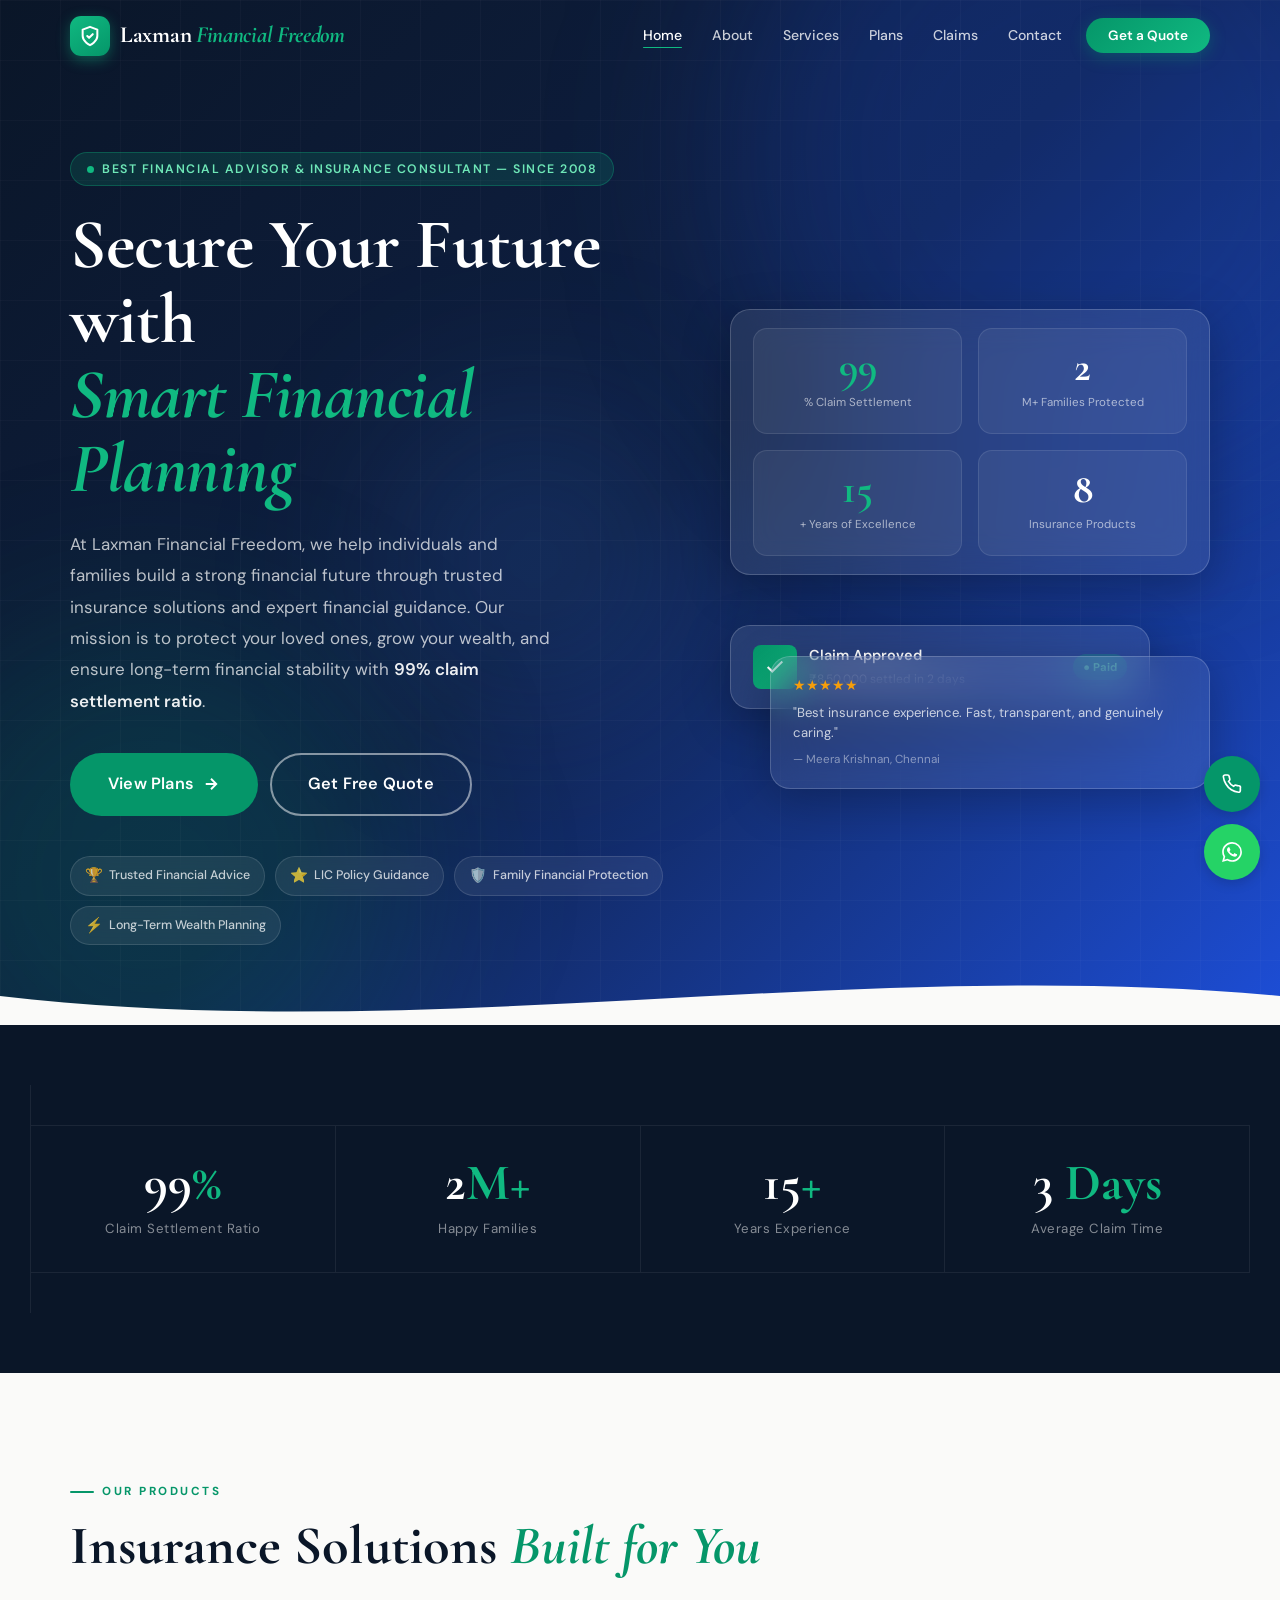
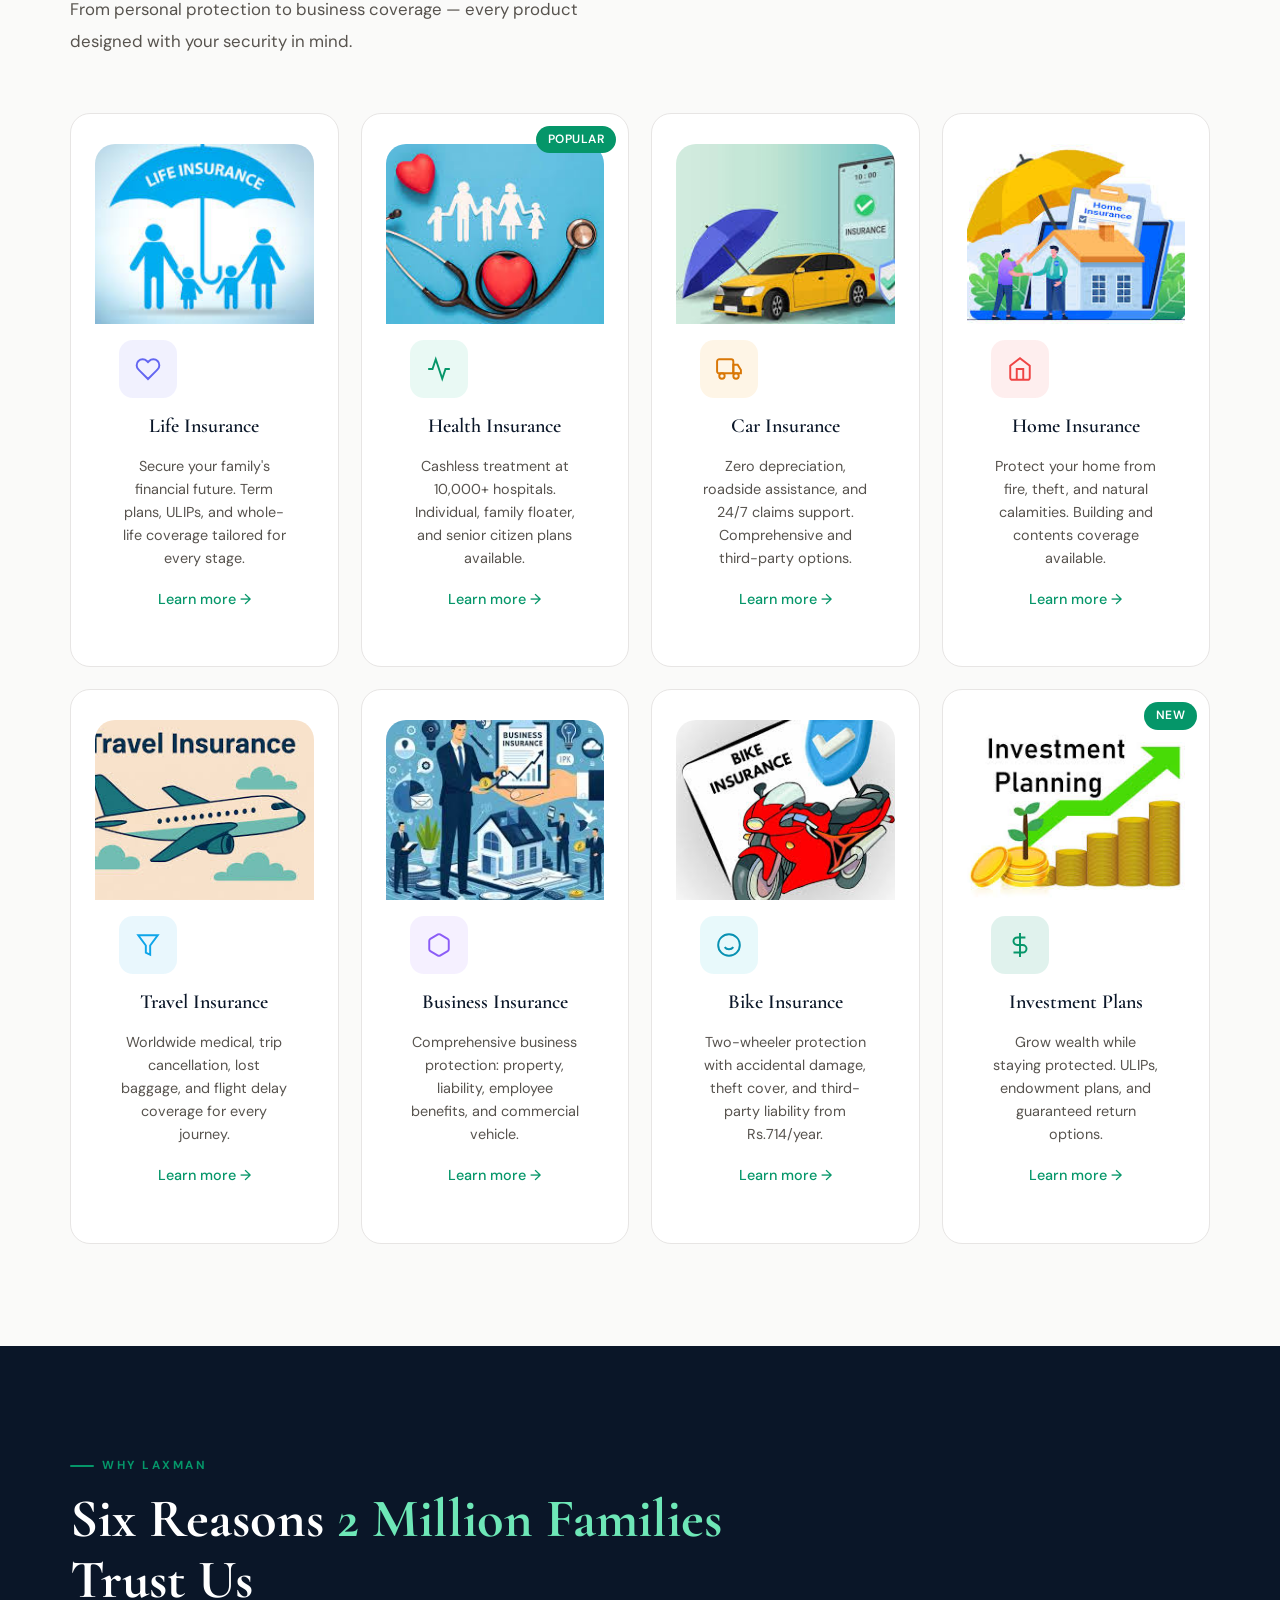
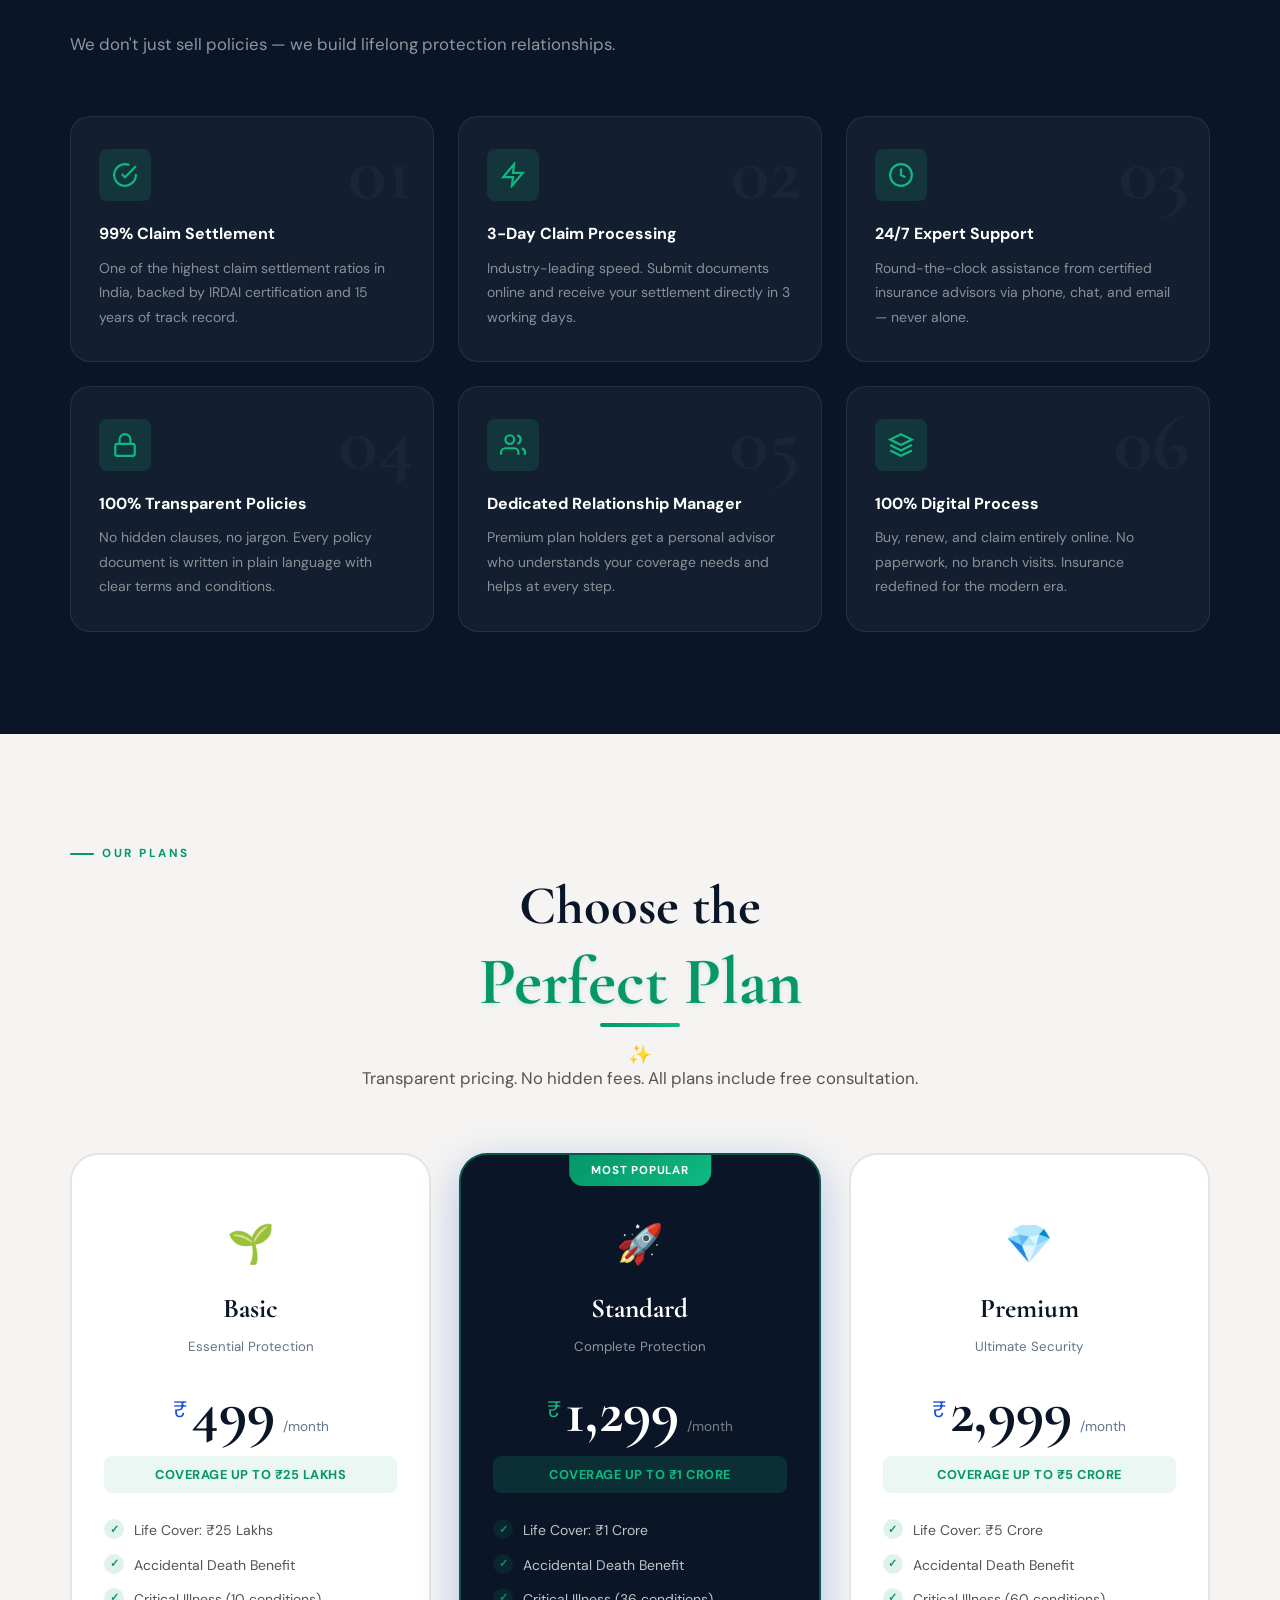
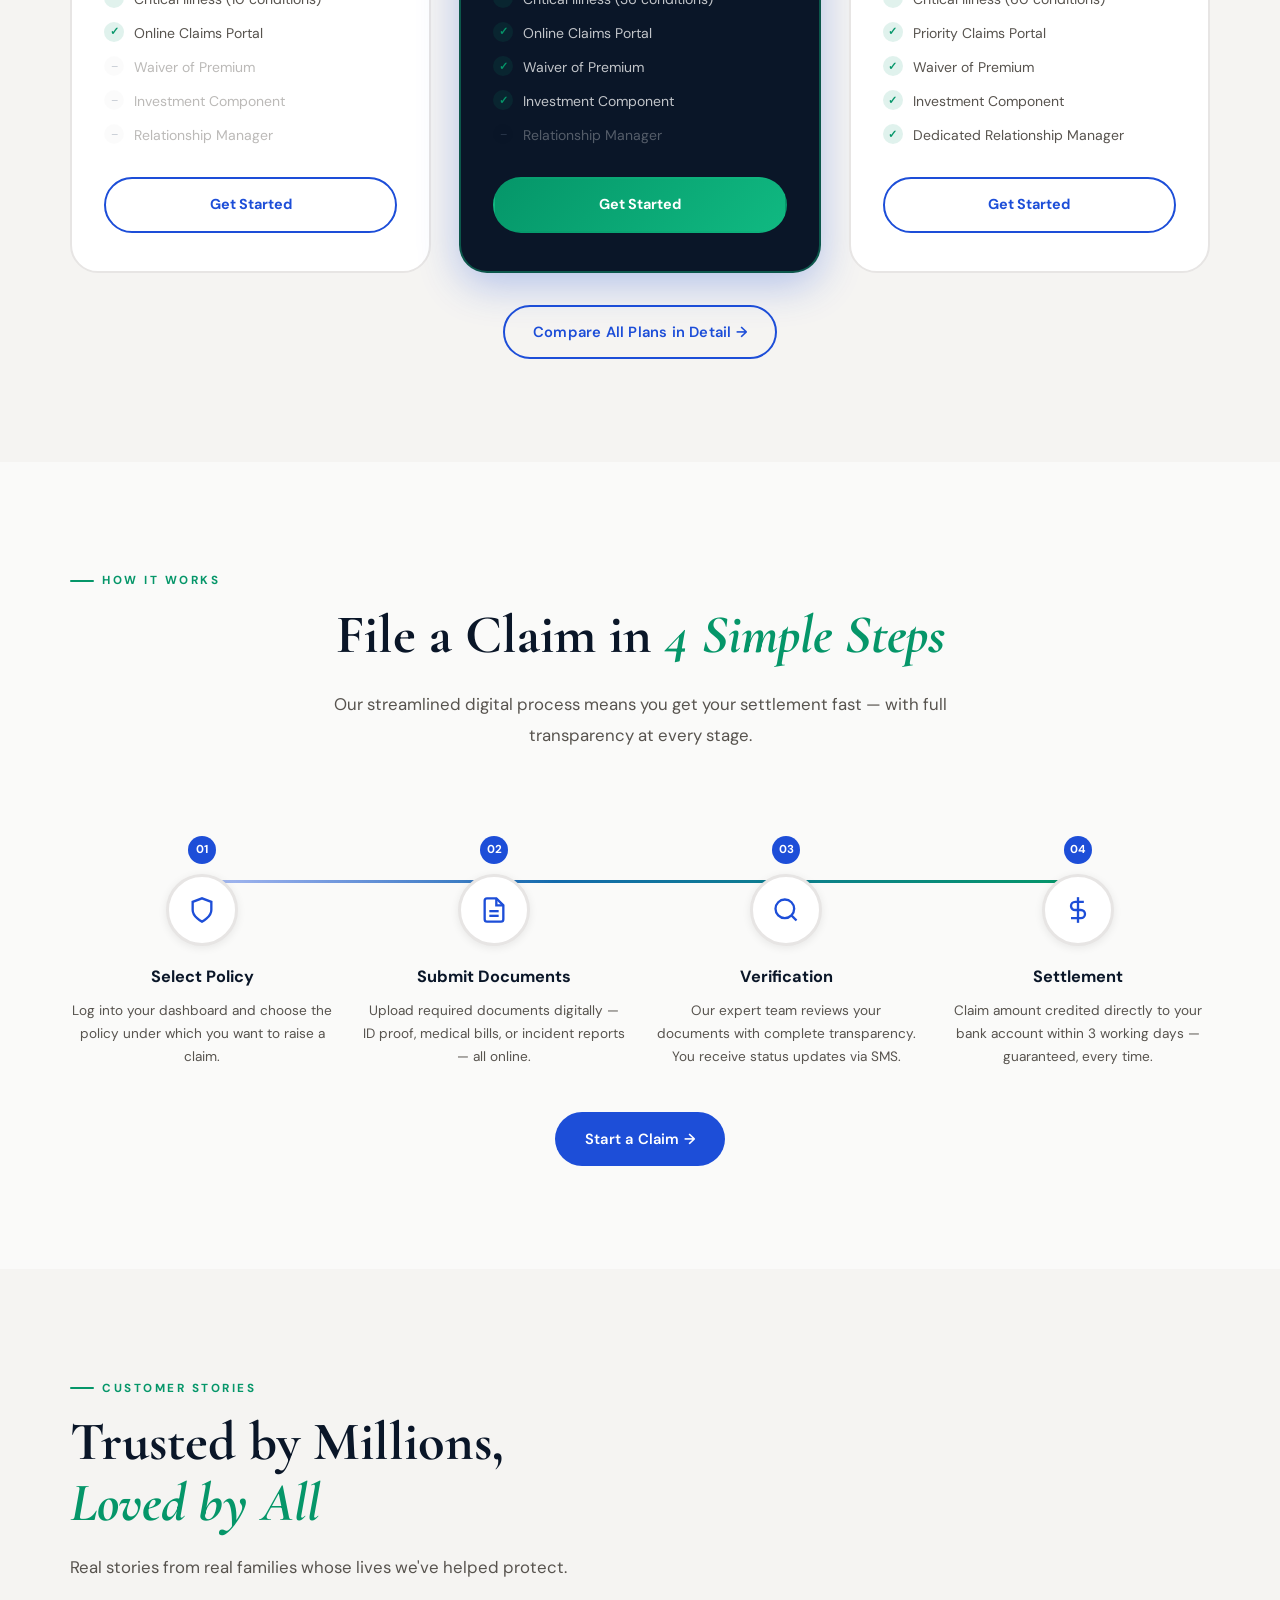
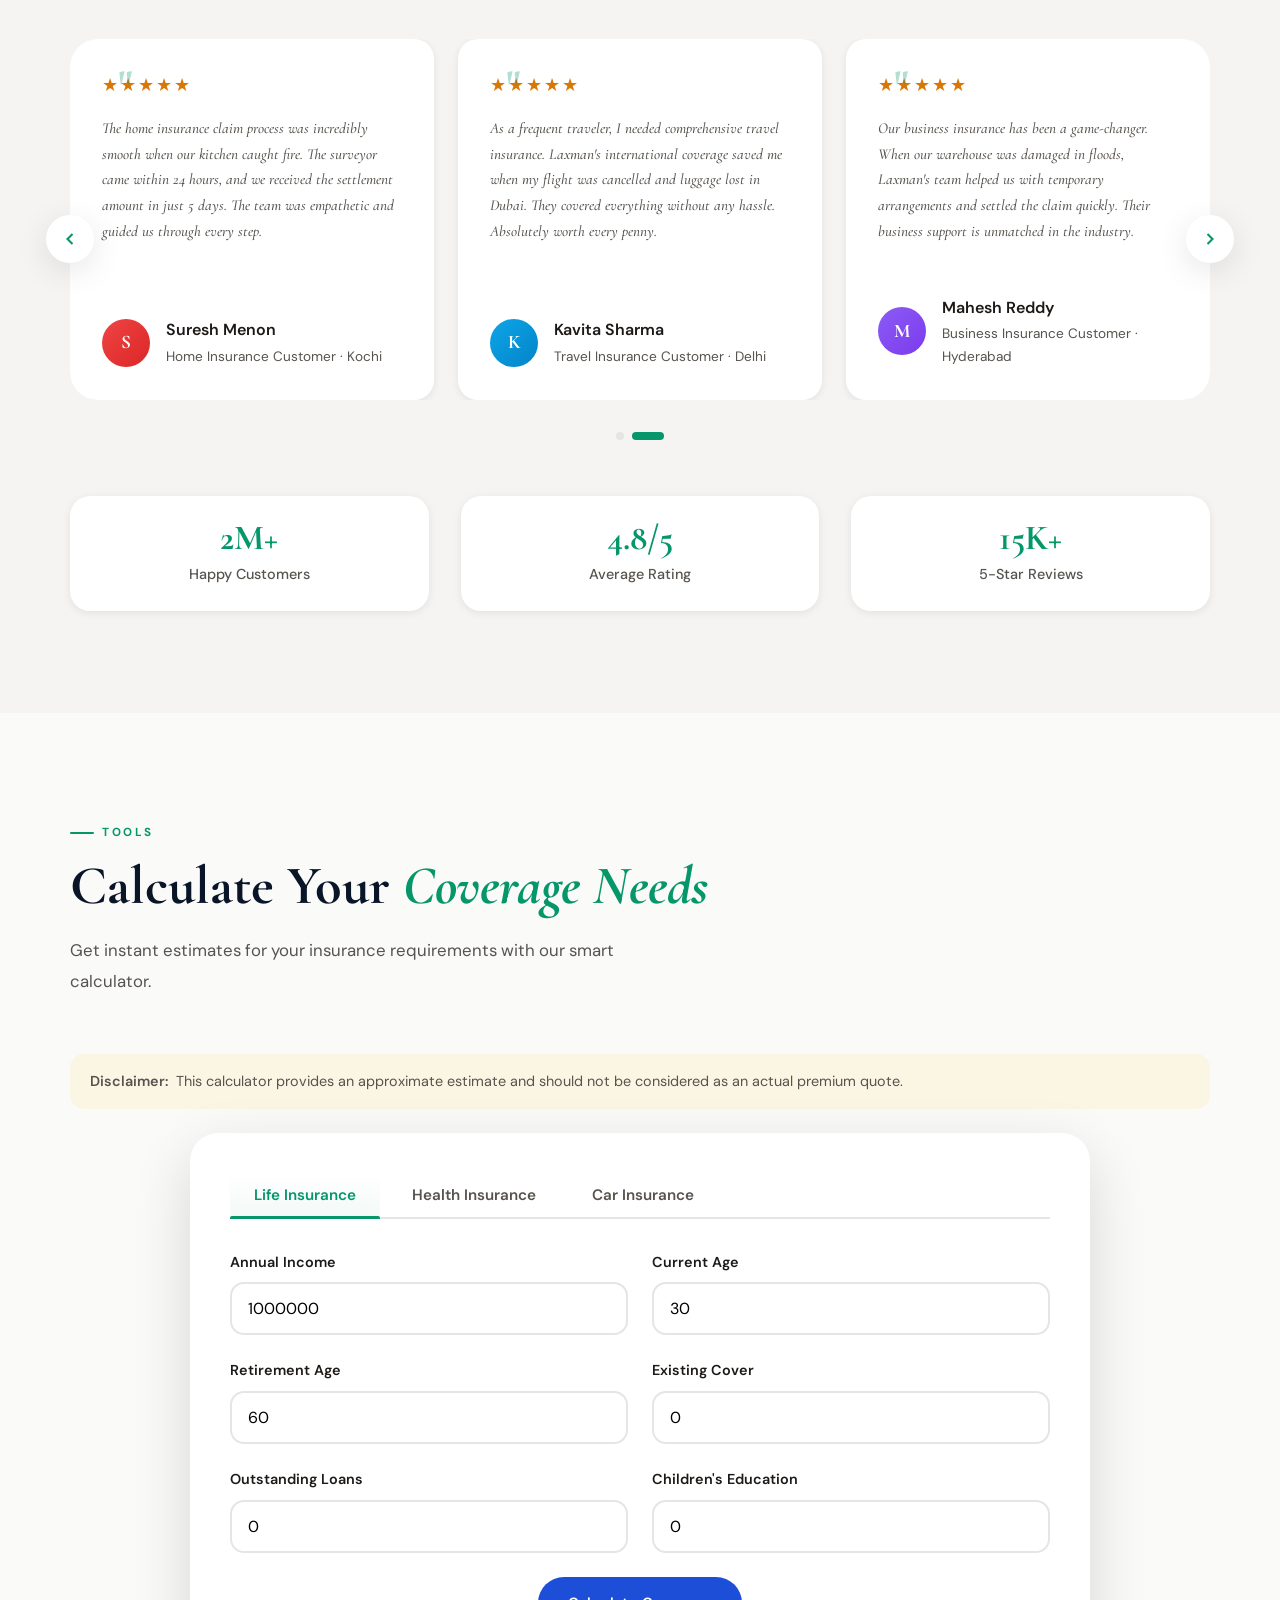
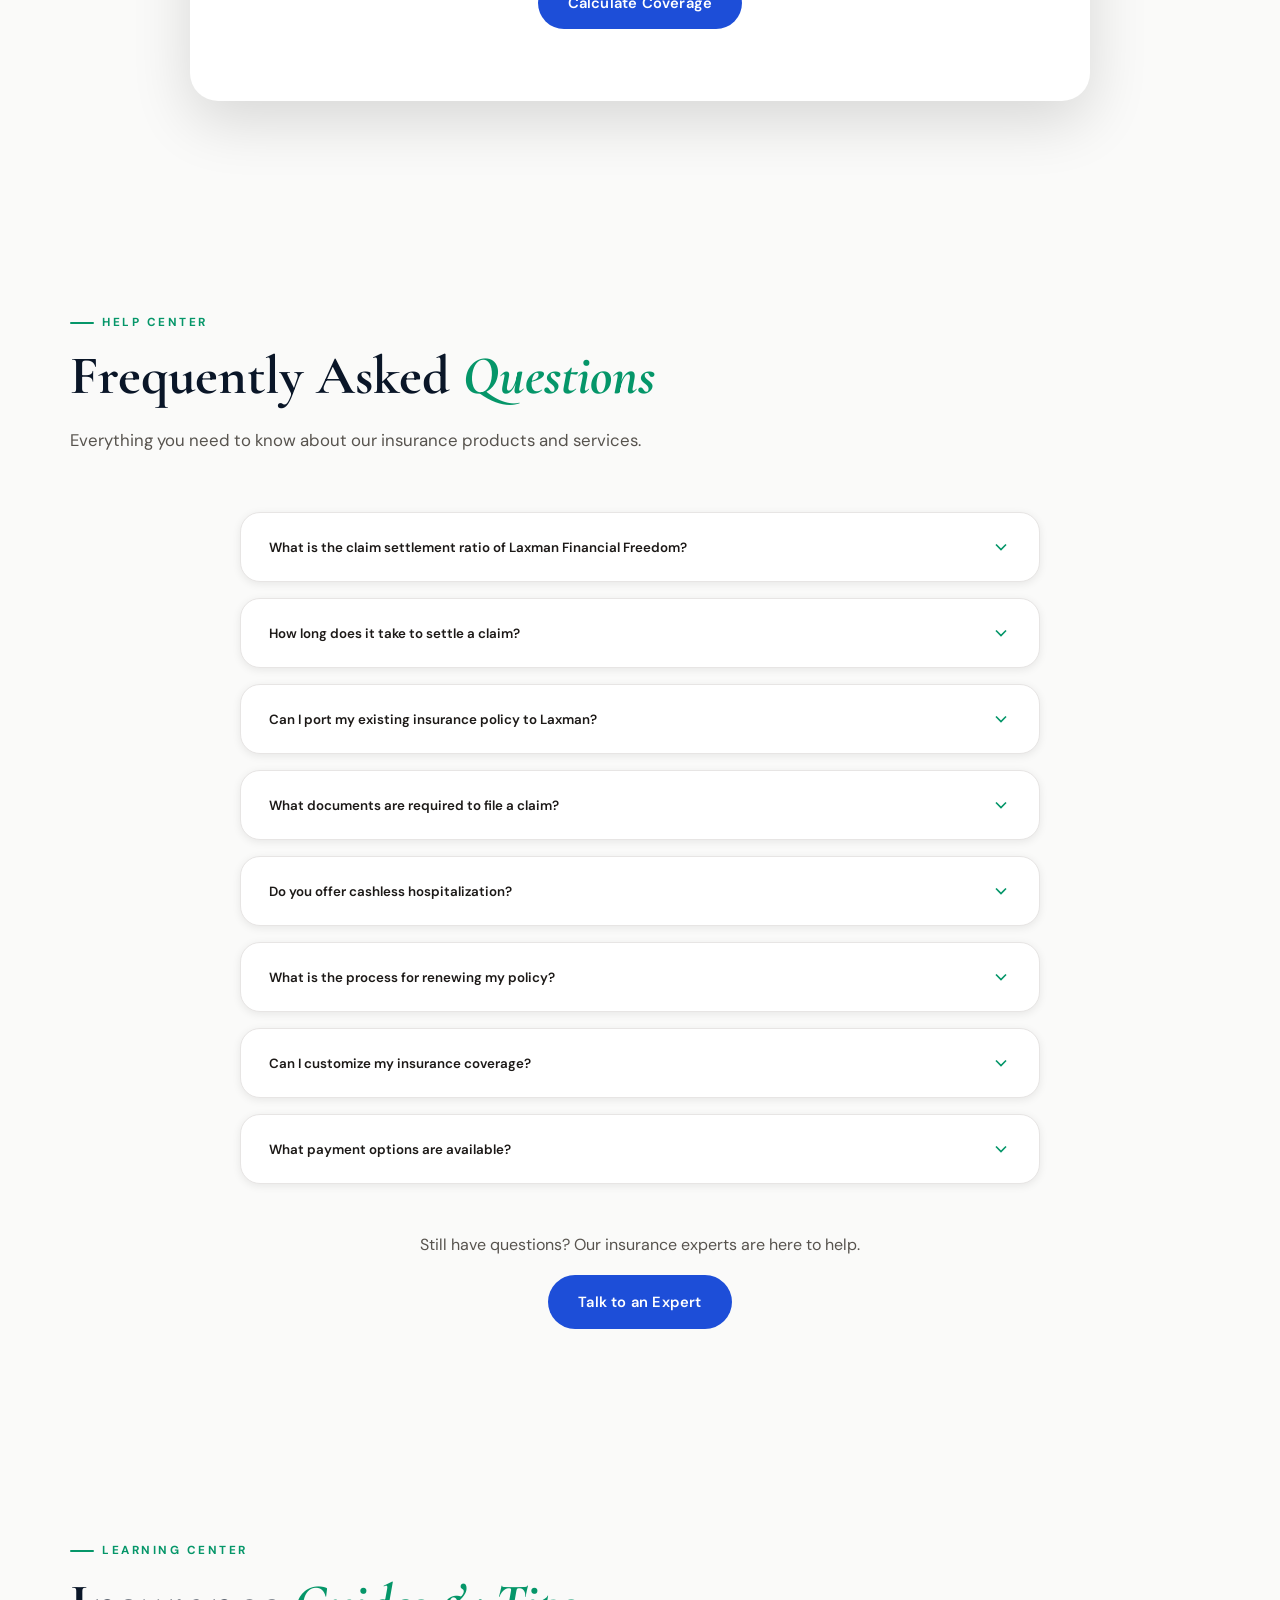
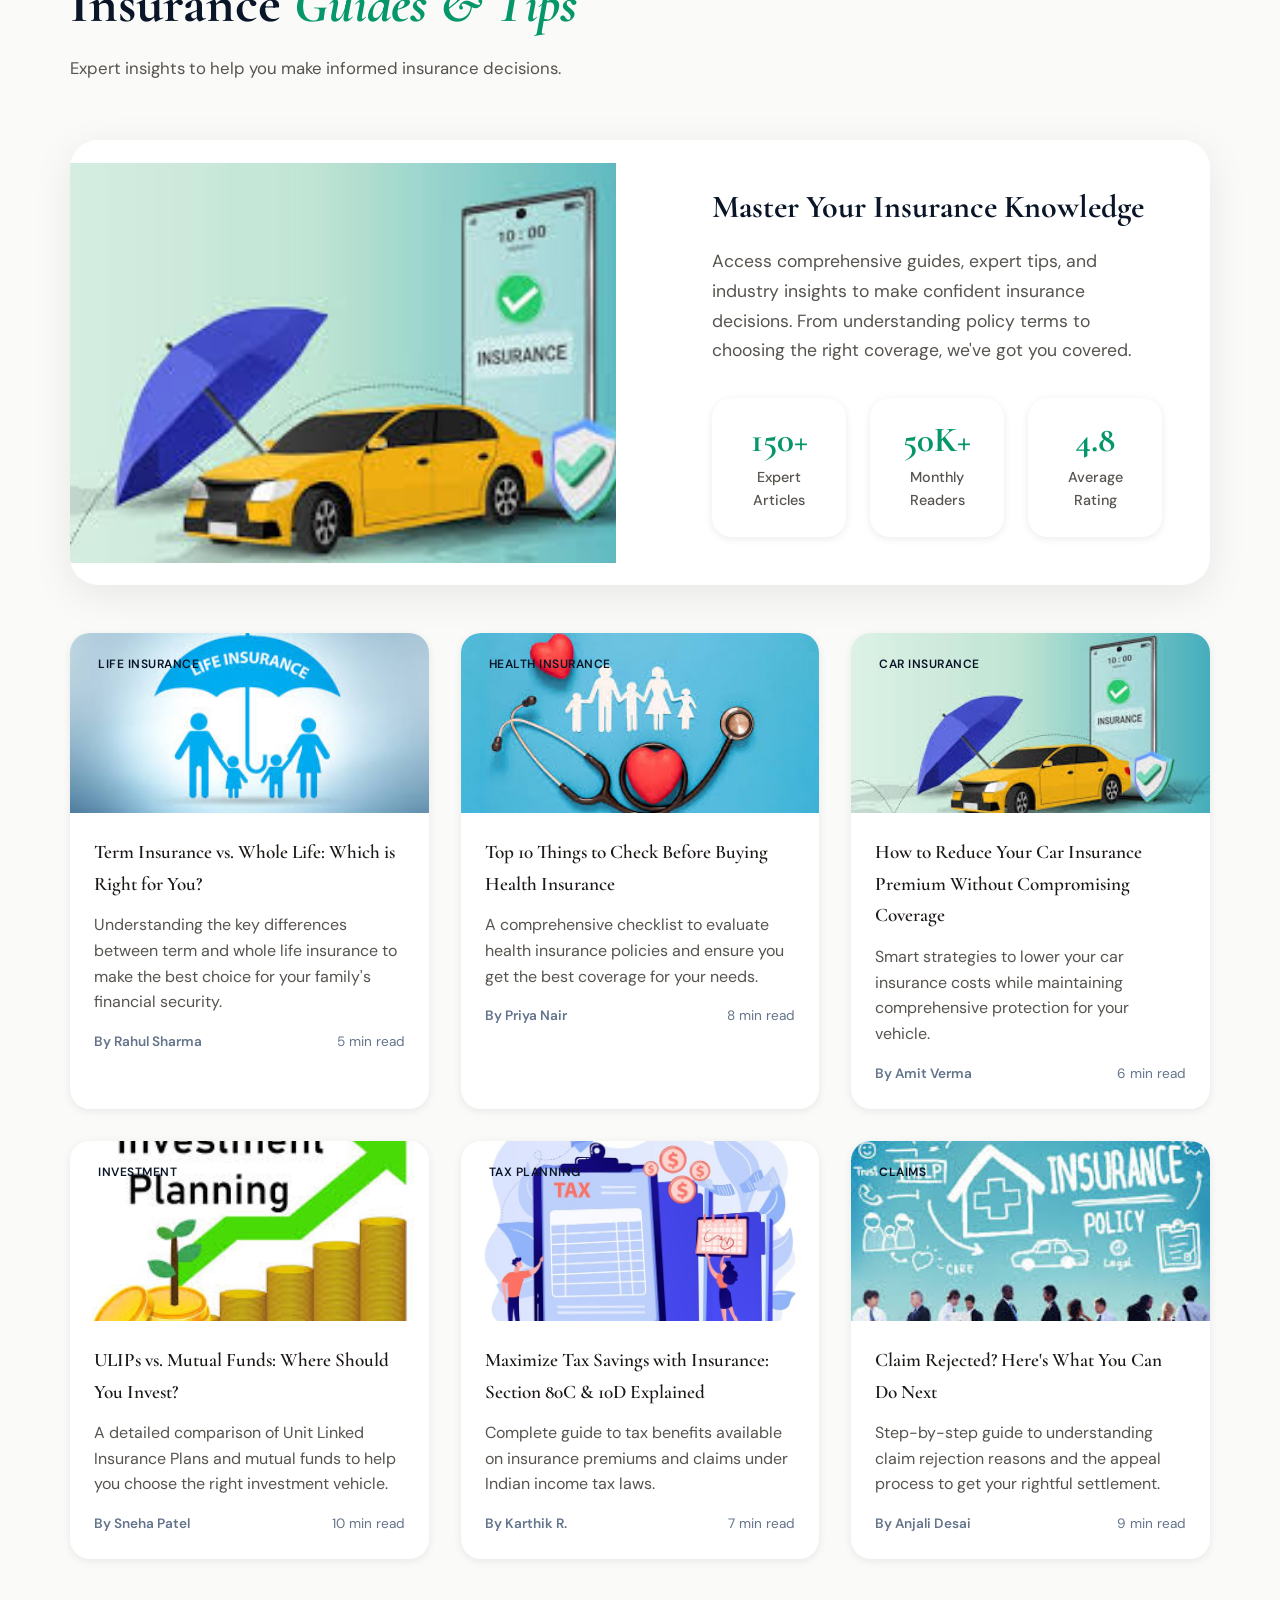
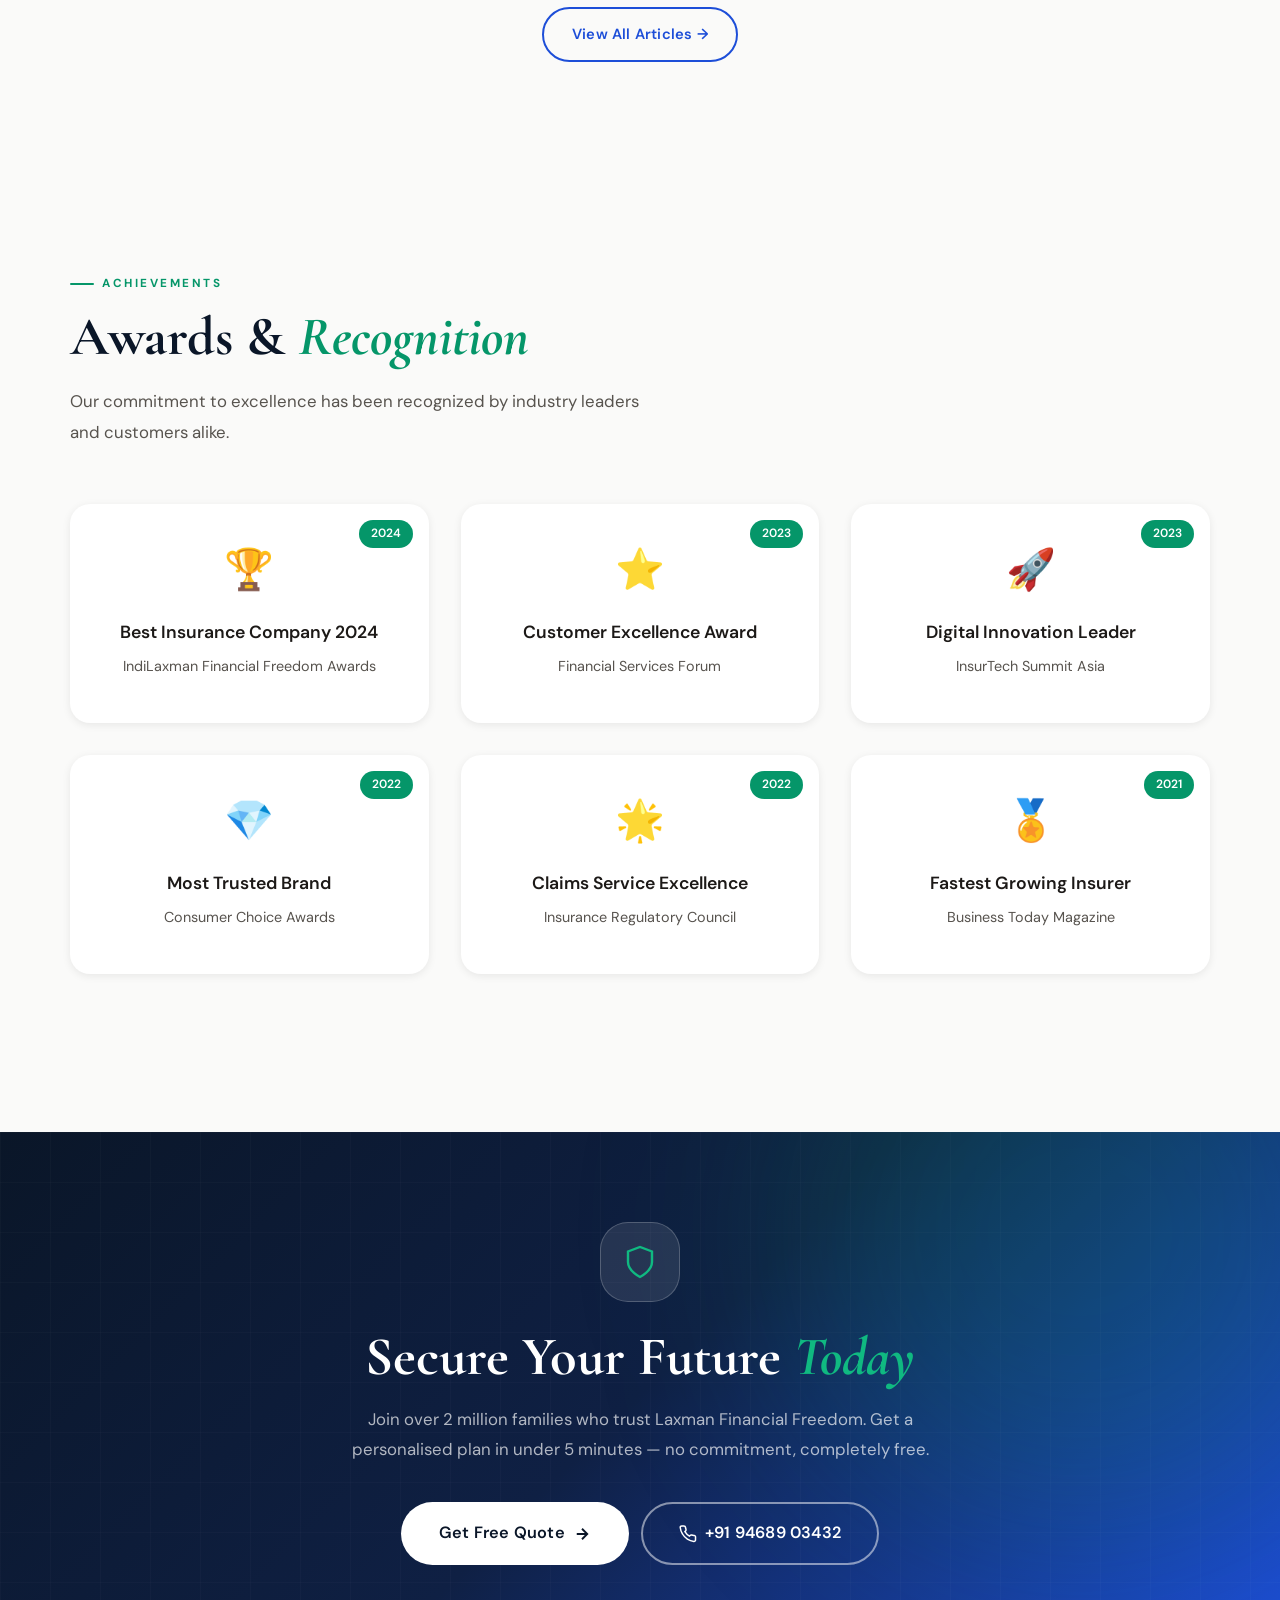
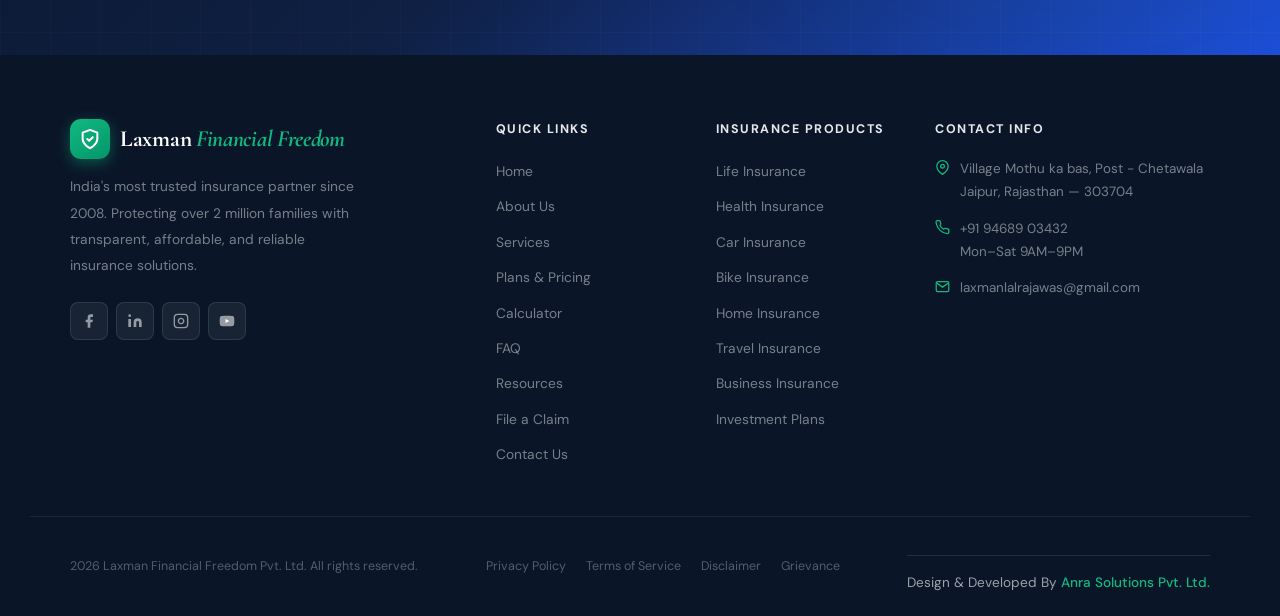
<file: index.html>
<!DOCTYPE html>
<html lang="en">
<head>
  <meta charset="UTF-8"/>
  <meta name="viewport" content="width=device-width, initial-scale=1.0"/>
  <title>Best Financial Advisor & LIC Insurance Consultant | Laxman Financial Freedom</title>
    <meta name="description" content="Laxman Financial Freedom provides expert guidance on life insurance, LIC policies, health insurance, and financial planning. Secure your future with trusted financial advisory services.">
    <meta name="keywords" content="financial advisor, financial planning services, insurance advisor, life insurance advisor, LIC policy advisor, financial consultant, best financial advisor, insurance planning services, family financial protection, retirement planning advisor, health insurance consultant, financial security planning">
  <meta name="description" content="India's most trusted insurance company. 99% claim settlement, 2M+ families protected. Life, Health, Car, Home, Travel & Business Insurance."/>
  <link rel="preconnect" href="https://fonts.googleapis.com"/>
  <link rel="preconnect" href="https://fonts.gstatic.com" crossorigin/>
  <link href="https://fonts.googleapis.com/css2?family=Cormorant+Garamond:ital,wght@0,500;0,600;0,700;1,400;1,600&family=DM+Sans:opsz,wght@9..40,300;9..40,400;9..40,500;9..40,600;9..40,700&display=swap" rel="stylesheet"/>
  <link rel="stylesheet" href="css/style.css"/>
</head>
<body>

<!-- NAVBAR -->
<nav class="navbar" id="navbar">
  <div class="nav-container">
    <a href="index.html" class="nav-logo">
      <span class="logo-shield">
        <svg viewBox="0 0 24 24" fill="none" stroke="#fff" stroke-width="2.2" stroke-linecap="round" stroke-linejoin="round"><path d="M12 22s8-4 8-10V5l-8-3-8 3v7c0 6 8 10 8 10z"/><polyline points="9 12 11 14 15 10"/></svg>
      </span>
      <span class="logo-name">Laxman<span> Financial Freedom</span></span>
    </a>
    <ul class="nav-links" id="navLinks">
      <li><a href="index.html"    class="nav-link active">Home</a></li>
      <li><a href="about.html"   class="nav-link">About</a></li>
      <li><a href="services.html"class="nav-link">Services</a></li>
      <li><a href="plans.html"   class="nav-link">Plans</a></li>
      <li><a href="claims.html"  class="nav-link">Claims</a></li>
  
      <li><a href="contact.html" class="nav-link">Contact</a></li>
      <li><a href="contact.html" class="nav-cta">Get a Quote</a></li>
    </ul>
    <button class="hamburger" id="hamburger" aria-label="Toggle menu">
      <span></span><span></span><span></span>
    </button>
  </div>
</nav>

<!-- HERO -->
<section class="hero" id="home">
  <div class="hero-mesh">
    <div class="mesh-orb mesh-orb-1"></div>
    <div class="mesh-orb mesh-orb-2"></div>
    <div class="mesh-orb mesh-orb-3"></div>
  </div>
  <div class="hero-inner">
    <!-- LEFT CONTENT -->
    <div class="hero-content">
      <div class="hero-eyebrow" data-reveal>
        <span class="eyebrow-dot"></span>
        Best Financial Advisor & Insurance Consultant — Since 2008
      </div>
      <h1 class="hero-headline" data-reveal>
        Secure Your Future with<br/>
        <span class="line-italic">Smart Financial Planning</span>
      </h1>
      <p class="hero-body" data-reveal>
        At Laxman Financial Freedom, we help individuals and families build a strong financial future through trusted insurance solutions and expert financial guidance. Our mission is to protect your loved ones, grow your wealth, and ensure long-term financial stability with <strong>99% claim settlement ratio</strong>.
      </p>
      <div class="hero-actions" data-reveal>
        <a href="plans.html" class="btn btn-emerald btn-lg">
          View Plans
          <svg width="18" height="18" viewBox="0 0 24 24" fill="none" stroke="currentColor" stroke-width="2.5"><path d="M5 12h14M12 5l7 7-7 7"/></svg>
        </a>
        <a href="contact.html" class="btn btn-outline-white btn-lg">Get Free Quote</a>
      </div>
      <div class="hero-trust-row" data-reveal>
        <span class="trust-chip"><span class="chip-icon">🏆</span> Trusted Financial Advice</span>
        <span class="trust-chip"><span class="chip-icon">⭐</span> LIC Policy Guidance</span>
        <span class="trust-chip"><span class="chip-icon">🛡️</span> Family Financial Protection</span>
        <span class="trust-chip"><span class="chip-icon">⚡</span> Long-Term Wealth Planning</span>
      </div>
    </div>

    <!-- RIGHT VISUAL -->
    <div class="hero-visual" data-reveal>
      <div class="hv-card hv-main">
        <div class="hv-stat">
          <span class="hv-stat-num green" data-count="99">0</span>
          <span class="hv-stat-label">% Claim Settlement</span>
        </div>
        <div class="hv-stat">
          <span class="hv-stat-num" data-count="2">0</span>
          <span class="hv-stat-label">M+ Families Protected</span>
        </div>
        <div class="hv-stat">
          <span class="hv-stat-num green" data-count="15">0</span>
          <span class="hv-stat-label">+ Years of Excellence</span>
        </div>
        <div class="hv-stat">
          <span class="hv-stat-num" data-count="8">0</span>
          <span class="hv-stat-label">Insurance Products</span>
        </div>
      </div>
      <div class="hv-card hv-claim" style="display:flex">
        <div class="hv-claim-icon">
          <svg width="22" height="22" viewBox="0 0 24 24" fill="none" stroke="#fff" stroke-width="2.2"><polyline points="20 6 9 17 4 12"/></svg>
        </div>
        <div>
          <div class="hv-claim-title">Claim Approved</div>
          <div class="hv-claim-sub">₹8,50,000 settled in 2 days</div>
        </div>
        <span class="hv-claim-badge">● Paid</span>
      </div>
      <div class="hv-card hv-review" style="display:flex">
        <div class="hv-review-stars">★★★★★</div>
        <div class="hv-review-text">"Best insurance experience. Fast, transparent, and genuinely caring."</div>
        <div class="hv-review-author">— Meera Krishnan, Chennai</div>
      </div>
    </div>
  </div>

  <div class="hero-wave">
    <svg viewBox="0 0 1440 70" preserveAspectRatio="none" fill="none">
      <path d="M0,40 C480,90 960,0 1440,40 L1440,70 L0,70 Z" fill="#fafaf9"/>
    </svg>
  </div>
</section>

<!-- STATS BAND -->
<div class="stats-band" id="about">
  <div class="stats-band-inner">
    <div class="stat-cell" data-reveal>
      <div class="stat-num"><span data-count="99">0</span><span class="stat-suffix">%</span></div>
      <div class="stat-lbl">Claim Settlement Ratio</div>
    </div>
    <div class="stat-cell" data-reveal>
      <div class="stat-num"><span data-count="2">0</span><span class="stat-suffix">M+</span></div>
      <div class="stat-lbl">Happy Families</div>
    </div>
    <div class="stat-cell" data-reveal>
      <div class="stat-num"><span data-count="15">0</span><span class="stat-suffix">+</span></div>
      <div class="stat-lbl">Years Experience</div>
    </div>
    <div class="stat-cell" data-reveal>
      <div class="stat-num"><span data-count="3">0</span><span class="stat-suffix"> Days</span></div>
      <div class="stat-lbl">Average Claim Time</div>
    </div>
  </div>
</div>

<!-- SERVICES -->
<section class="section services" id="services">
  <div class="container">
    <div class="section-label" data-reveal>Our Products</div>
    <h2 class="section-title" data-reveal>Insurance Solutions <span class="em">Built for You</span></h2>
    <p class="section-sub" data-reveal>From personal protection to business coverage — every product designed with your security in mind.</p>

    <div class="services-grid">
      <div class="svc-card" data-reveal style="--icon-bg:rgba(99,102,241,.09);--icon-color:#6366f1;--grad-blue:linear-gradient(90deg,#6366f1,#8b5cf6)">
        <div class="svc-image">
          <img src="Images/Life Insurance.jpg" alt="Life Insurance" class="service-img" loading="lazy"/>
        </div>
        <div class="svc-content">
          <div class="svc-icon">
            <svg width="26" height="26" viewBox="0 0 24 24" fill="none" stroke="currentColor" stroke-width="1.8"><path d="M20.84 4.61a5.5 5.5 0 0 0-7.78 0L12 5.67l-1.06-1.06a5.5 5.5 0 0 0-7.78 7.78l1.06 1.06L12 21.23l7.78-7.78 1.06-1.06a5.5 5.5 0 0 0 0-7.78z"/></svg>
          </div>
          <h3>Life Insurance</h3>
          <p>Secure your family's financial future. Term plans, ULIPs, and whole-life coverage tailored for every stage.</p>
          <a href="services.html" class="svc-link">Learn more →</a>
        </div>
      </div>

      <div class="svc-card" data-reveal style="--icon-bg:rgba(16,185,129,.09);--icon-color:#059669;--grad-blue:linear-gradient(90deg,#10b981,#059669)">
        <div class="svc-image">
          <img src="Images/Health Insurance.jpg" alt="Health Insurance" class="service-img" loading="lazy"/>
        </div>
        <div class="svc-content">
          <div class="svc-icon">
            <svg width="26" height="26" viewBox="0 0 24 24" fill="none" stroke="currentColor" stroke-width="1.8"><path d="M22 12h-4l-3 9L9 3l-3 9H2"/></svg>
          </div>
          <h3>Health Insurance</h3>
          <p>Cashless treatment at 10,000+ hospitals. Individual, family floater, and senior citizen plans available.</p>
          <a href="services.html" class="svc-link">Learn more →</a>
          <div class="svc-hot">Popular</div>
        </div>
      </div>

      <div class="svc-card" data-reveal style="--icon-bg:rgba(245,158,11,.1);--icon-color:#d97706;--grad-blue:linear-gradient(90deg,#f59e0b,#d97706)">
        <div class="svc-image">
          <img src="Images/Car Insurance.jpg" alt="Car Insurance" class="service-img" loading="lazy"/>
        </div>
        <div class="svc-content">
          <div class="svc-icon">
            <svg width="26" height="26" viewBox="0 0 24 24" fill="none" stroke="currentColor" stroke-width="1.8"><rect x="1" y="3" width="15" height="13" rx="2"/><path d="M16 8h4l3 5v3h-7V8z"/><circle cx="5.5" cy="18.5" r="2.5"/><circle cx="18.5" cy="18.5" r="2.5"/></svg>
          </div>
          <h3>Car Insurance</h3>
          <p>Zero depreciation, roadside assistance, and 24/7 claims support. Comprehensive and third-party options.</p>
          <a href="services.html" class="svc-link">Learn more →</a>
        </div>
      </div>

      <div class="svc-card" data-reveal style="--icon-bg:rgba(239,68,68,.09);--icon-color:#ef4444;--grad-blue:linear-gradient(90deg,#ef4444,#dc2626)">
        <div class="svc-image">
          <img src="Images/Home Insurance.jpg" alt="Home Insurance" class="service-img" loading="lazy"/>
        </div>
        <div class="svc-content">
          <div class="svc-icon">
            <svg width="26" height="26" viewBox="0 0 24 24" fill="none" stroke="currentColor" stroke-width="1.8"><path d="M3 9l9-7 9 7v11a2 2 0 0 1-2 2H5a2 2 0 0 1-2-2z"/><polyline points="9 22 9 12 15 12 15 22"/></svg>
          </div>
          <h3>Home Insurance</h3>
          <p>Protect your home from fire, theft, and natural calamities. Building and contents coverage available.</p>
          <a href="services.html" class="svc-link">Learn more →</a>
        </div>
      </div>

      <div class="svc-card" data-reveal style="--icon-bg:rgba(14,165,233,.09);--icon-color:#0ea5e9;--grad-blue:linear-gradient(90deg,#0ea5e9,#0284c7)">
        <div class="svc-image">
          <img src="Images/Travel Insurance.jpg" alt="Travel Insurance" class="service-img" loading="lazy"/>
        </div>
        <div class="svc-content">
          <div class="svc-icon">
            <svg width="26" height="26" viewBox="0 0 24 24" fill="none" stroke="currentColor" stroke-width="1.8"><path d="M21 3H3l7 9.46V19l4 2V12.46L21 3z"/></svg>
          </div>
          <h3>Travel Insurance</h3>
          <p>Worldwide medical, trip cancellation, lost baggage, and flight delay coverage for every journey.</p>
          <a href="services.html" class="svc-link">Learn more →</a>
        </div>
      </div>

      <div class="svc-card" data-reveal style="--icon-bg:rgba(139,92,246,.09);--icon-color:#8b5cf6;--grad-blue:linear-gradient(90deg,#8b5cf6,#7c3aed)">
        <div class="svc-image">
          <img src="Images/Business Insurance.jpg" alt="Business Insurance" class="service-img" loading="lazy"/>
        </div>
        <div class="svc-content">
          <div class="svc-icon">
            <svg width="26" height="26" viewBox="0 0 24 24" fill="none" stroke="currentColor" stroke-width="1.8"><path d="M21 16V8a2 2 0 0 0-1-1.73l-7-4a2 2 0 0 0-2 0l-7 4A2 2 0 0 0 3 8v8a2 2 0 0 0 1 1.73l7 4a2 2 0 0 0 2 0l7-4A2 2 0 0 0 21 16z"/></svg>
          </div>
          <h3>Business Insurance</h3>
          <p>Comprehensive business protection: property, liability, employee benefits, and commercial vehicle.</p>
          <a href="services.html" class="svc-link">Learn more →</a>
        </div>
      </div>

      <div class="svc-card" data-reveal style="--icon-bg:rgba(6,182,212,.09);--icon-color:#0891b2;--grad-blue:linear-gradient(90deg,#06b6d4,#0891b2)">
        <div class="svc-image">
          <img src="Images/Bike Insurance.jpg" alt="Bike Insurance" class="service-img" loading="lazy"/>
        </div>
        <div class="svc-content">
          <div class="svc-icon">
            <svg width="26" height="26" viewBox="0 0 24 24" fill="none" stroke="currentColor" stroke-width="1.8"><circle cx="12" cy="12" r="10"/><path d="M8 14s1.5 2 4 2 4-2 4-2"/><line x1="9" y1="9" x2="9.01" y2="9"/><line x1="15" y1="9" x2="15.01" y2="9"/></svg>
          </div>
          <h3>Bike Insurance</h3>
          <p>Two-wheeler protection with accidental damage, theft cover, and third-party liability from Rs.714/year.</p>
          <a href="services.html" class="svc-link">Learn more →</a>
        </div>
      </div>

      <div class="svc-card" data-reveal style="--icon-bg:rgba(5,150,105,.12);--icon-color:#059669;--grad-blue:linear-gradient(90deg,#059669,#047857)">
        <div class="svc-image">
          <img src="Images/Investment Plans.jpg" alt="Investment Plans" class="service-img" loading="lazy"/>
        </div>
        <div class="svc-content">
          <div class="svc-icon">
            <svg width="26" height="26" viewBox="0 0 24 24" fill="none" stroke="currentColor" stroke-width="1.8"><line x1="12" y1="1" x2="12" y2="23"/><path d="M17 5H9.5a3.5 3.5 0 0 0 0 7h5a3.5 3.5 0 0 1 0 7H6"/></svg>
          </div>
          <h3>Investment Plans</h3>
          <p>Grow wealth while staying protected. ULIPs, endowment plans, and guaranteed return options.</p>
          <a href="services.html" class="svc-link">Learn more →</a>
          <div class="svc-hot">New</div>
        </div>
      </div>
    </div>
  </div>
</section>

<!-- WHY CHOOSE US -->
<section class="section why" id="why">
  <div class="container">
    <div class="section-label" data-reveal>Why Laxman</div>
    <h2 class="section-title" data-reveal>Six Reasons <span class="accent" style="color:#6ee7b7">2 Million Families</span><br/>Trust Us</h2>
    <p class="section-sub" data-reveal>We don't just sell policies — we build lifelong protection relationships.</p>

    <div class="why-grid">
      <div class="why-card" data-reveal>
        <div class="why-number">01</div>
        <div class="why-icon">
          <svg width="26" height="26" viewBox="0 0 24 24" fill="none" stroke="currentColor" stroke-width="2"><path d="M22 11.08V12a10 10 0 1 1-5.93-9.14"/><polyline points="22 4 12 14.01 9 11.01"/></svg>
        </div>
        <h4>99% Claim Settlement</h4>
        <p>One of the highest claim settlement ratios in India, backed by IRDAI certification and 15 years of track record.</p>
      </div>
      <div class="why-card" data-reveal>
        <div class="why-number">02</div>
        <div class="why-icon">
          <svg width="26" height="26" viewBox="0 0 24 24" fill="none" stroke="currentColor" stroke-width="2"><polygon points="13 2 3 14 12 14 11 22 21 10 12 10 13 2"/></svg>
        </div>
        <h4>3-Day Claim Processing</h4>
        <p>Industry-leading speed. Submit documents online and receive your settlement directly in 3 working days.</p>
      </div>
      <div class="why-card" data-reveal>
        <div class="why-number">03</div>
        <div class="why-icon">
          <svg width="26" height="26" viewBox="0 0 24 24" fill="none" stroke="currentColor" stroke-width="2"><circle cx="12" cy="12" r="10"/><polyline points="12 6 12 12 16 14"/></svg>
        </div>
        <h4>24/7 Expert Support</h4>
        <p>Round-the-clock assistance from certified insurance advisors via phone, chat, and email — never alone.</p>
      </div>
      <div class="why-card" data-reveal>
        <div class="why-number">04</div>
        <div class="why-icon">
          <svg width="26" height="26" viewBox="0 0 24 24" fill="none" stroke="currentColor" stroke-width="2"><rect x="3" y="11" width="18" height="11" rx="2"/><path d="M7 11V7a5 5 0 0 1 10 0v4"/></svg>
        </div>
        <h4>100% Transparent Policies</h4>
        <p>No hidden clauses, no jargon. Every policy document is written in plain language with clear terms and conditions.</p>
      </div>
      <div class="why-card" data-reveal>
        <div class="why-number">05</div>
        <div class="why-icon">
          <svg width="26" height="26" viewBox="0 0 24 24" fill="none" stroke="currentColor" stroke-width="2"><path d="M17 21v-2a4 4 0 0 0-4-4H5a4 4 0 0 0-4 4v2"/><circle cx="9" cy="7" r="4"/><path d="M23 21v-2a4 4 0 0 0-3-3.87"/><path d="M16 3.13a4 4 0 0 1 0 7.75"/></svg>
        </div>
        <h4>Dedicated Relationship Manager</h4>
        <p>Premium plan holders get a personal advisor who understands your coverage needs and helps at every step.</p>
      </div>
      <div class="why-card" data-reveal>
        <div class="why-number">06</div>
        <div class="why-icon">
          <svg width="26" height="26" viewBox="0 0 24 24" fill="none" stroke="currentColor" stroke-width="2"><path d="M12 2L2 7l10 5 10-5-10-5z"/><path d="M2 17l10 5 10-5"/><path d="M2 12l10 5 10-5"/></svg>
        </div>
        <h4>100% Digital Process</h4>
        <p>Buy, renew, and claim entirely online. No paperwork, no branch visits. Insurance redefined for the modern era.</p>
      </div>
    </div>
  </div>
</section>

<!-- PLANS PREVIEW -->
<section class="section plans" id="plans">
  <div class="container">
    <div class="section-label" data-reveal>Our Plans</div>
    <div class="plans-header" data-reveal>
      <h2 class="section-title text-center">
        <span class="heading-main">Choose the</span>
        <span class="heading-accent">Perfect Plan</span>
      </h2>
      <p class="section-sub text-center">Transparent pricing. No hidden fees. All plans include free consultation.</p>
    </div>

    <div class="plans-grid">
      <!-- BASIC -->
      <div class="plan-card" data-reveal>
        <div class="plan-header">
          <div class="plan-emoji">🌱</div>
          <div class="plan-name">Basic</div>
          <div class="plan-tagline">Essential Protection</div>
        </div>
        <div class="plan-price">
          <span class="plan-price-currency">₹</span>
          <span class="plan-price-num">499</span>
          <span class="plan-price-period">/month</span>
        </div>
        <div class="plan-coverage">Coverage up to ₹25 Lakhs</div>
        <ul class="plan-features">
          <li class="plan-feat plan-feat-yes">Life Cover: ₹25 Lakhs</li>
          <li class="plan-feat plan-feat-yes">Accidental Death Benefit</li>
          <li class="plan-feat plan-feat-yes">Critical Illness (10 conditions)</li>
          <li class="plan-feat plan-feat-yes">Online Claims Portal</li>
          <li class="plan-feat plan-feat-no">Waiver of Premium</li>
          <li class="plan-feat plan-feat-no">Investment Component</li>
          <li class="plan-feat plan-feat-no">Relationship Manager</li>
        </ul>
        <a href="contact.html" class="plan-btn plan-btn-default">Get Started</a>
      </div>

      <!-- STANDARD — FEATURED -->
      <div class="plan-card plan-featured" data-reveal>
        <div class="plan-badge">Most Popular</div>
        <div class="plan-header">
          <div class="plan-emoji">🚀</div>
          <div class="plan-name">Standard</div>
          <div class="plan-tagline">Complete Protection</div>
        </div>
        <div class="plan-price">
          <span class="plan-price-currency">₹</span>
          <span class="plan-price-num">1,299</span>
          <span class="plan-price-period">/month</span>
        </div>
        <div class="plan-coverage">Coverage up to ₹1 Crore</div>
        <ul class="plan-features">
          <li class="plan-feat plan-feat-yes">Life Cover: ₹1 Crore</li>
          <li class="plan-feat plan-feat-yes">Accidental Death Benefit</li>
          <li class="plan-feat plan-feat-yes">Critical Illness (36 conditions)</li>
          <li class="plan-feat plan-feat-yes">Online Claims Portal</li>
          <li class="plan-feat plan-feat-yes">Waiver of Premium</li>
          <li class="plan-feat plan-feat-yes">Investment Component</li>
          <li class="plan-feat plan-feat-no">Relationship Manager</li>
        </ul>
        <a href="contact.html" class="plan-btn plan-btn-featured">Get Started</a>
      </div>

      <!-- PREMIUM -->
      <div class="plan-card" data-reveal>
        <div class="plan-header">
          <div class="plan-emoji">💎</div>
          <div class="plan-name">Premium</div>
          <div class="plan-tagline">Ultimate Security</div>
        </div>
        <div class="plan-price">
          <span class="plan-price-currency">₹</span>
          <span class="plan-price-num">2,999</span>
          <span class="plan-price-period">/month</span>
        </div>
        <div class="plan-coverage">Coverage up to ₹5 Crore</div>
        <ul class="plan-features">
          <li class="plan-feat plan-feat-yes">Life Cover: ₹5 Crore</li>
          <li class="plan-feat plan-feat-yes">Accidental Death Benefit</li>
          <li class="plan-feat plan-feat-yes">Critical Illness (60 conditions)</li>
          <li class="plan-feat plan-feat-yes">Priority Claims Portal</li>
          <li class="plan-feat plan-feat-yes">Waiver of Premium</li>
          <li class="plan-feat plan-feat-yes">Investment Component</li>
          <li class="plan-feat plan-feat-yes">Dedicated Relationship Manager</li>
        </ul>
        <a href="contact.html" class="plan-btn plan-btn-default">Get Started</a>
      </div>
    </div>
    <p style="text-align:center;margin-top:32px"><a href="plans.html" class="btn btn-outline">Compare All Plans in Detail →</a></p>
  </div>
</section>

<!-- CLAIMS PROCESS -->
<section class="section claims-page" id="claims">
  <div class="container">
    <div class="section-label" data-reveal>How It Works</div>
    <h2 class="section-title text-center" data-reveal>File a Claim in <span class="em">4 Simple Steps</span></h2>
    <p class="section-sub text-center" data-reveal>Our streamlined digital process means you get your settlement fast — with full transparency at every stage.</p>

    <div class="timeline-wrap">
      <div class="timeline-connector"></div>
      <div class="tl-grid">
        <div class="tl-step" data-reveal>
          <div class="tl-step-num">01</div>
          <div class="tl-step-icon">
            <svg width="28" height="28" viewBox="0 0 24 24" fill="none" stroke="currentColor" stroke-width="2"><path d="M12 22s8-4 8-10V5l-8-3-8 3v7c0 6 8 10 8 10z"/></svg>
          </div>
          <h4>Select Policy</h4>
          <p>Log into your dashboard and choose the policy under which you want to raise a claim.</p>
        </div>
        <div class="tl-step" data-reveal>
          <div class="tl-step-num">02</div>
          <div class="tl-step-icon">
            <svg width="28" height="28" viewBox="0 0 24 24" fill="none" stroke="currentColor" stroke-width="2"><path d="M14 2H6a2 2 0 0 0-2 2v16a2 2 0 0 0 2 2h12a2 2 0 0 0 2-2V8z"/><polyline points="14 2 14 8 20 8"/><line x1="16" y1="13" x2="8" y2="13"/><line x1="16" y1="17" x2="8" y2="17"/></svg>
          </div>
          <h4>Submit Documents</h4>
          <p>Upload required documents digitally — ID proof, medical bills, or incident reports — all online.</p>
        </div>
        <div class="tl-step" data-reveal>
          <div class="tl-step-num">03</div>
          <div class="tl-step-icon">
            <svg width="28" height="28" viewBox="0 0 24 24" fill="none" stroke="currentColor" stroke-width="2"><circle cx="11" cy="11" r="8"/><line x1="21" y1="21" x2="16.65" y2="16.65"/></svg>
          </div>
          <h4>Verification</h4>
          <p>Our expert team reviews your documents with complete transparency. You receive status updates via SMS.</p>
        </div>
        <div class="tl-step" data-reveal>
          <div class="tl-step-num">04</div>
          <div class="tl-step-icon">
            <svg width="28" height="28" viewBox="0 0 24 24" fill="none" stroke="currentColor" stroke-width="2"><line x1="12" y1="1" x2="12" y2="23"/><path d="M17 5H9.5a3.5 3.5 0 0 0 0 7h5a3.5 3.5 0 0 1 0 7H6"/></svg>
          </div>
          <h4>Settlement</h4>
          <p>Claim amount credited directly to your bank account within 3 working days — guaranteed, every time.</p>
        </div>
      </div>
    </div>
    <p style="text-align:center;margin-top:44px">
      <a href="claims.html" class="btn btn-primary">Start a Claim →</a>
    </p>
  </div>
</section>

<!-- TESTIMONIALS -->
<section class="section testimonials" id="testimonials">
  <div class="container">
    <div class="section-label" data-reveal>Customer Stories</div>
    <h2 class="section-title" data-reveal>Trusted by Millions,<br/><span class="em">Loved by All</span></h2>
    <p class="section-sub" data-reveal>Real stories from real families whose lives we've helped protect.</p>

    <div class="testimonials-wrapper" data-reveal>
      <div class="testimonials-slider" id="testimonialsSlider">
        <div class="testimonials-track" id="testimonialsTrack">
          
          <!-- Slide 1 -->
          <div class="testimonials-slide">
            <div class="testi-card">
              <div class="testi-quote-mark">"</div>
              <div class="testi-stars">★★★★★</div>
              <p class="testi-text">When my father was hospitalized suddenly, Laxman Financial Freedom processed our health claim in just 48 hours. Not a single document was asked twice. The cashless facility at the hospital was seamless. I cannot recommend them enough — this is what real insurance feels like.</p>
              <div class="testi-author">
                <div class="testi-avatar" style="background:linear-gradient(135deg,#6366f1,#8b5cf6)">P</div>
                <div>
                  <div class="testi-name">Priya Krishnamurthy</div>
                  <div class="testi-role">Health Insurance Customer · Chennai</div>
                </div>
              </div>
            </div>
            <div class="testi-card">
              <div class="testi-quote-mark">"</div>
              <div class="testi-stars">★★★★★</div>
              <p class="testi-text">I've had car insurance with three different companies over the years. Laxman is hands-down the best. When my car was stolen, they kept me informed daily and settled the full claim within 4 days. Their 24/7 support team treated me like family throughout the ordeal.</p>
              <div class="testi-author">
                <div class="testi-avatar" style="background:linear-gradient(135deg,#059669,#10b981)">R</div>
                <div>
                  <div class="testi-name">Rahul Bhandari</div>
                  <div class="testi-role">Car Insurance Customer · Pune</div>
                </div>
              </div>
            </div>
            <div class="testi-card">
              <div class="testi-quote-mark">"</div>
              <div class="testi-stars">★★★★★</div>
              <p class="testi-text">Their Standard plan gave me comprehensive life and investment coverage at a price I never expected. In 8 years, renewing has taken 3 minutes online, and my relationship manager proactively called me when my family situation changed to recommend better coverage. That's rare.</p>
              <div class="testi-author">
                <div class="testi-avatar" style="background:linear-gradient(135deg,#d97706,#f59e0b)">A</div>
                <div>
                  <div class="testi-name">Anjali Patel</div>
                  <div class="testi-role">Life & Investment Customer · Ahmedabad</div>
                </div>
              </div>
            </div>
          </div>

          <!-- Slide 2 -->
          <div class="testimonials-slide">
            <div class="testi-card">
              <div class="testi-quote-mark">"</div>
              <div class="testi-stars">★★★★★</div>
              <p class="testi-text">The home insurance claim process was incredibly smooth when our kitchen caught fire. The surveyor came within 24 hours, and we received the settlement amount in just 5 days. The team was empathetic and guided us through every step.</p>
              <div class="testi-author">
                <div class="testi-avatar" style="background:linear-gradient(135deg,#ef4444,#dc2626)">S</div>
                <div>
                  <div class="testi-name">Suresh Menon</div>
                  <div class="testi-role">Home Insurance Customer · Kochi</div>
                </div>
              </div>
            </div>
            <div class="testi-card">
              <div class="testi-quote-mark">"</div>
              <div class="testi-stars">★★★★★</div>
              <p class="testi-text">As a frequent traveler, I needed comprehensive travel insurance. Laxman's international coverage saved me when my flight was cancelled and luggage lost in Dubai. They covered everything without any hassle. Absolutely worth every penny.</p>
              <div class="testi-author">
                <div class="testi-avatar" style="background:linear-gradient(135deg,#0ea5e9,#0284c7)">K</div>
                <div>
                  <div class="testi-name">Kavita Sharma</div>
                  <div class="testi-role">Travel Insurance Customer · Delhi</div>
                </div>
              </div>
            </div>
            <div class="testi-card">
              <div class="testi-quote-mark">"</div>
              <div class="testi-stars">★★★★★</div>
              <p class="testi-text">Our business insurance has been a game-changer. When our warehouse was damaged in floods, Laxman's team helped us with temporary arrangements and settled the claim quickly. Their business support is unmatched in the industry.</p>
              <div class="testi-author">
                <div class="testi-avatar" style="background:linear-gradient(135deg,#8b5cf6,#7c3aed)">M</div>
                <div>
                  <div class="testi-name">Mahesh Reddy</div>
                  <div class="testi-role">Business Insurance Customer · Hyderabad</div>
                </div>
              </div>
            </div>
          </div>

        </div>
      </div>

      <!-- Navigation Controls -->
      <button class="testimonial-nav testimonial-prev" id="testimonialPrev" aria-label="Previous">
        <svg width="20" height="20" viewBox="0 0 24 24" fill="none" stroke="currentColor" stroke-width="2.5"><path d="M15 18l-6-6 6-6"/></svg>
      </button>
      <button class="testimonial-nav testimonial-next" id="testimonialNext" aria-label="Next">
        <svg width="20" height="20" viewBox="0 0 24 24" fill="none" stroke="currentColor" stroke-width="2.5"><path d="M9 18l6-6-6-6"/></svg>
      </button>

      <!-- Progress Indicators -->
      <div class="testimonial-dots" id="testimonialDots">
        <span class="testimonial-dot active"></span>
        <span class="testimonial-dot"></span>
      </div>
    </div>

    <!-- Additional Stats -->
    <div class="testimonials-stats" data-reveal>
      <div class="stat-item">
        <div class="stat-number">2M+</div>
        <div class="stat-label">Happy Customers</div>
      </div>
      <div class="stat-item">
        <div class="stat-number">4.8/5</div>
        <div class="stat-label">Average Rating</div>
      </div>
      <div class="stat-item">
        <div class="stat-number">15K+</div>
        <div class="stat-label">5-Star Reviews</div>
      </div>
    </div>
  </div>
</section>

<!-- INSURANCE CALCULATOR -->
<section class="section calculator" id="calculator">
  <div class="container">
    <div class="section-label" data-reveal>Tools</div>
    <h2 class="section-title" data-reveal>Calculate Your <span class="em">Coverage Needs</span></h2>
    <p class="section-sub" data-reveal>Get instant estimates for your insurance requirements with our smart calculator.</p>
    <div class="calc-disclaimer" data-reveal>
      <p><strong>Disclaimer:</strong> This calculator provides an approximate estimate and should not be considered as an actual premium quote.</p>
    </div>

    <div class="calc-container" data-reveal>
      <div class="calc-tabs">
        <button class="calc-tab active" data-tab="life">Life Insurance</button>
        <button class="calc-tab" data-tab="health">Health Insurance</button>
        <button class="calc-tab" data-tab="car">Car Insurance</button>
      </div>

      <div class="calc-content">
        <!-- LIFE INSURANCE CALCULATOR -->
        <div class="calc-panel active" id="life">
          <div class="calc-form">
            <div class="calc-row">
              <div class="calc-field">
                <label>Annual Income</label>
                <input type="number" id="life-income" placeholder="Enter your annual income" value="1000000">
              </div>
              <div class="calc-field">
                <label>Current Age</label>
                <input type="number" id="life-age" placeholder="Your age" value="30">
              </div>
            </div>
            <div class="calc-row">
              <div class="calc-field">
                <label>Retirement Age</label>
                <input type="number" id="life-retire" placeholder="Retirement age" value="60">
              </div>
              <div class="calc-field">
                <label>Existing Cover</label>
                <input type="number" id="life-existing" placeholder="Current insurance cover" value="0">
              </div>
            </div>
            <div class="calc-row">
              <div class="calc-field">
                <label>Outstanding Loans</label>
                <input type="number" id="life-loans" placeholder="Home loan, personal loans" value="0">
              </div>
              <div class="calc-field">
                <label>Children's Education</label>
                <input type="number" id="life-education" placeholder="Education fund needed" value="0">
              </div>
            </div>
            <button class="btn btn-primary calc-btn" onclick="calculateLife()">Calculate Coverage</button>
          </div>
          <div class="calc-result" id="life-result" style="display:none">
            <div class="result-header">
              <h4>Recommended Coverage</h4>
              <div class="result-amount">₹<span id="life-coverage">0</span></div>
            </div>
            <div class="result-details">
              <div class="detail-item">
                <span>Income Replacement</span>
                <span>₹<span id="life-income-replacement">0</span></span>
              </div>
              <div class="detail-item">
                <span>Loan Coverage</span>
                <span>₹<span id="life-loan-coverage">0</span></span>
              </div>
              <div class="detail-item">
                <span>Education Fund</span>
                <span>₹<span id="life-edu-coverage">0</span></span>
              </div>
            </div>
            <a href="contact.html" class="btn btn-emerald">Get Quote for This Plan</a>
          </div>
        </div>

        <!-- HEALTH INSURANCE CALCULATOR -->
        <div class="calc-panel" id="health">
          <div class="calc-form">
            <div class="calc-row">
              <div class="calc-field">
                <label>Family Members</label>
                <select id="health-members">
                  <option value="1">Individual</option>
                  <option value="2">2 Members</option>
                  <option value="3">3 Members</option>
                  <option value="4">4+ Members</option>
                </select>
              </div>
              <div class="calc-field">
                <label>Age of Eldest Member</label>
                <input type="number" id="health-age" placeholder="Age" value="35">
              </div>
            </div>
            <div class="calc-row">
              <div class="calc-field">
                <label>City Tier</label>
                <select id="health-city">
                  <option value="metro">Metro (Mumbai, Delhi, etc.)</option>
                  <option value="tier1">Tier 1 City</option>
                  <option value="tier2">Tier 2 City</option>
                  <option value="tier3">Tier 3 City</option>
                </select>
              </div>
              <div class="calc-field">
                <label>Pre-existing Conditions</label>
                <select id="health-preexisting">
                  <option value="no">No</option>
                  <option value="yes">Yes</option>
                </select>
              </div>
            </div>
            <button class="btn btn-primary calc-btn" onclick="calculateHealth()">Calculate Coverage</button>
          </div>
          <div class="calc-result" id="health-result" style="display:none">
            <div class="result-header">
              <h4>Recommended Coverage</h4>
              <div class="result-amount">₹<span id="health-coverage">0</span></div>
            </div>
            <div class="result-details">
              <div class="detail-item">
                <span>Base Coverage</span>
                <span>₹<span id="health-base">0</span></span>
              </div>
              <div class="detail-item">
                <span>Family Floater</span>
                <span>₹<span id="health-floater">0</span></span>
              </div>
              <div class="detail-item">
                <span>City Loading</span>
                <span>₹<span id="health-city-loading">0</span></span>
              </div>
            </div>
            <a href="contact.html" class="btn btn-emerald">Get Quote for This Plan</a>
          </div>
        </div>

        <!-- CAR INSURANCE CALCULATOR -->
        <div class="calc-panel" id="car">
          <div class="calc-form">
            <div class="calc-row">
              <div class="calc-field">
                <label>Car Value (IDV)</label>
                <input type="number" id="car-value" placeholder="Insured Declared Value" value="800000">
              </div>
              <div class="calc-field">
                <label>Car Age (Years)</label>
                <input type="number" id="car-age" placeholder="Age of vehicle" value="3">
              </div>
            </div>
            <div class="calc-row">
              <div class="calc-field">
                <label>Fuel Type</label>
                <select id="car-fuel">
                  <option value="petrol">Petrol</option>
                  <option value="diesel">Diesel</option>
                  <option value="cng">CNG</option>
                  <option value="electric">Electric</option>
                </select>
              </div>
              <div class="calc-field">
                <label>Coverage Type</label>
                <select id="car-coverage">
                  <option value="third">Third Party Only</option>
                  <option value="comprehensive">Comprehensive</option>
                  <option value="comprehensive-zero">Comprehensive + Zero Dep</option>
                </select>
              </div>
            </div>
            <div class="calc-row">
              <div class="calc-field">
                <label>NCB (No Claim Bonus)</label>
                <select id="car-ncb">
                  <option value="0">0%</option>
                  <option value="20">20%</option>
                  <option value="25">25%</option>
                  <option value="35">35%</option>
                  <option value="45">45%</option>
                  <option value="50">50%</option>
                </select>
              </div>
              <div class="calc-field">
                <label>Previous Claims</label>
                <select id="car-claims">
                  <option value="0">No Claims</option>
                  <option value="1">1 Claim</option>
                  <option value="2">2+ Claims</option>
                </select>
              </div>
            </div>
            <button class="btn btn-primary calc-btn" onclick="calculateCar()">Calculate Premium</button>
          </div>
          <div class="calc-result" id="car-result" style="display:none">
            <div class="result-header">
              <h4>Annual Premium</h4>
              <div class="result-amount">₹<span id="car-premium">0</span></div>
            </div>
            <div class="result-details">
              <div class="detail-item">
                <span>Base Premium</span>
                <span>₹<span id="car-base">0</span></span>
              </div>
              <div class="detail-item">
                <span>Own Damage</span>
                <span>₹<span id="car-od">0</span></span>
              </div>
              <div class="detail-item">
                <span>Third Party</span>
                <span>₹<span id="car-tp">0</span></span>
              </div>
            </div>
            <a href="contact.html" class="btn btn-emerald">Buy This Policy</a>
          </div>
        </div>
      </div>
    </div>
  </div>
</section>

<!-- FAQ SECTION -->
<section class="section faq" id="faq">
  <div class="container">
    <div class="section-label" data-reveal>Help Center</div>
    <h2 class="section-title" data-reveal>Frequently Asked <span class="em">Questions</span></h2>
    <p class="section-sub" data-reveal>Everything you need to know about our insurance products and services.</p>

    <div class="faq-grid" data-reveal>
      <div class="faq-item">
        <button class="faq-question">
          <span>What is the claim settlement ratio of Laxman Financial Freedom?</span>
          <svg width="20" height="20" viewBox="0 0 24 24" fill="none" stroke="currentColor" stroke-width="2"><polyline points="6 9 12 15 18 9"/></svg>
        </button>
        <div class="faq-answer">
          <p>Laxman Financial Freedom maintains an impressive <strong>99% claim settlement ratio</strong>, one of the highest in the industry. This means we settle 99 out of every 100 claims we receive. Our transparent process and customer-first approach ensure genuine claims are processed quickly and fairly.</p>
        </div>
      </div>

      <div class="faq-item">
        <button class="faq-question">
          <span>How long does it take to settle a claim?</span>
          <svg width="20" height="20" viewBox="0 0 24 24" fill="none" stroke="currentColor" stroke-width="2"><polyline points="6 9 12 15 18 9"/></svg>
        </button>
        <div class="faq-answer">
          <p>Our average claim settlement time is just <strong>3 working days</strong>. For health insurance claims with cashless facilities, we can approve within 24-48 hours. Life insurance claims with complete documentation are settled within 3-5 days. We also offer expedited processing for emergency cases.</p>
        </div>
      </div>

      <div class="faq-item">
        <button class="faq-question">
          <span>Can I port my existing insurance policy to Laxman?</span>
          <svg width="20" height="20" viewBox="0 0 24 24" fill="none" stroke="currentColor" stroke-width="2"><polyline points="6 9 12 15 18 9"/></svg>
        </button>
        <div class="faq-answer">
          <p>Yes! We offer seamless policy portability. You can transfer your existing life, health, car, or home insurance policy from any IRDAI-registered insurer to Laxman Financial Freedom. You'll retain benefits like no-claim bonus and waiting period credits while getting better coverage and service.</p>
        </div>
      </div>

      <div class="faq-item">
        <button class="faq-question">
          <span>What documents are required to file a claim?</span>
          <svg width="20" height="20" viewBox="0 0 24 24" fill="none" stroke="currentColor" stroke-width="2"><polyline points="6 9 12 15 18 9"/></svg>
        </button>
        <div class="faq-answer">
          <p>Documents vary by policy type:</p>
          <ul style="margin-top: 12px; padding-left: 20px;">
            <li><strong>Life Insurance:</strong> Death certificate, policy document, claim form, ID proof</li>
            <li><strong>Health Insurance:</strong> Medical reports, bills, discharge summary, claim form</li>
            <li><strong>Car Insurance:</strong> FIR report, driving license, RC book, photos of damage</li>
            <li><strong>Home Insurance:</strong> Incident report, valuation reports, repair estimates</li>
          </ul>
        </div>
      </div>

      <div class="faq-item">
        <button class="faq-question">
          <span>Do you offer cashless hospitalization?</span>
          <svg width="20" height="20" viewBox="0 0 24 24" fill="none" stroke="currentColor" stroke-width="2"><polyline points="6 9 12 15 18 9"/></svg>
        </button>
        <div class="faq-answer">
          <p>Yes, we provide cashless hospitalization at <strong>10,000+ network hospitals</strong> across India. Simply present your Laxman Health Card at any network hospital, and we'll settle bills directly with the hospital up to your policy limit. No upfront payment required for covered treatments.</p>
        </div>
      </div>

      <div class="faq-item">
        <button class="faq-question">
          <span>What is the process for renewing my policy?</span>
          <svg width="20" height="20" viewBox="0 0 24 24" fill="none" stroke="currentColor" stroke-width="2"><polyline points="6 9 12 15 18 9"/></svg>
        </button>
        <div class="faq-answer">
          <p>Renewal is completely digital and takes just 3 minutes:</p>
          <ol style="margin-top: 12px; padding-left: 20px;">
            <li>Log into your account on our website or app</li>
            <li>Go to 'My Policies' and select the policy to renew</li>
            <li>Review coverage details and make any changes</li>
            <li>Pay securely via any payment method</li>
            <li>Receive instant policy confirmation</li>
          </ol>
          <p style="margin-top: 12px;">We send renewal reminders 30, 15, and 3 days before expiry.</p>
        </div>
      </div>

      <div class="faq-item">
        <button class="faq-question">
          <span>Can I customize my insurance coverage?</span>
          <svg width="20" height="20" viewBox="0 0 24 24" fill="none" stroke="currentColor" stroke-width="2"><polyline points="6 9 12 15 18 9"/></svg>
        </button>
        <div class="faq-answer">
          <p>Absolutely! All our policies are fully customizable. You can adjust coverage limits, add riders (like critical illness cover, accidental death benefit), choose deductibles, and select payment frequency. Our insurance advisors help you create a personalized plan that fits your exact needs and budget.</p>
        </div>
      </div>

      <div class="faq-item">
        <button class="faq-question">
          <span>What payment options are available?</span>
          <svg width="20" height="20" viewBox="0 0 24 24" fill="none" stroke="currentColor" stroke-width="2"><polyline points="6 9 12 15 18 9"/></svg>
        </button>
        <div class="faq-answer">
          <p>We offer multiple payment options for your convenience:</p>
          <ul style="margin-top: 12px; padding-left: 20px;">
            <li>Credit/Debit Cards (Visa, Mastercard, RuPay)</li>
            <li>Net Banking (all major banks)</li>
            <li>UPI (Google Pay, PhonePe, Paytm)</li>
            <li>EMI options on credit cards</li>
            <li>Auto-debit mandate for renewals</li>
            <li>Cheque/DD at our branches</li>
          </ul>
        </div>
      </div>
    </div>

    <div class="faq-cta" data-reveal>
      <p>Still have questions? Our insurance experts are here to help.</p>
      <a href="contact.html" class="btn btn-primary">Talk to an Expert</a>
    </div>
  </div>
</section>

<!-- BLOG/RESOURCES SECTION -->
<section class="section resources" id="resources">
  <div class="container">
    <div class="section-label" data-reveal>Learning Center</div>
    <h2 class="section-title" data-reveal>Insurance <span class="em">Guides & Tips</span></h2>
    <p class="section-sub" data-reveal>Expert insights to help you make informed insurance decisions.</p>
    
    <div class="resources-hero" data-reveal>
      <div class="resources-hero-image">
        <img src="Images/Car Insurance.jpg" alt="Insurance Guides and Tips" class="resources-img" loading="lazy"/>
      </div>
      <div class="resources-hero-content">
        <h3>Master Your Insurance Knowledge</h3>
        <p>Access comprehensive guides, expert tips, and industry insights to make confident insurance decisions. From understanding policy terms to choosing the right coverage, we've got you covered.</p>
        <div class="resources-stats">
          <div class="stat-item">
            <div class="stat-number">150+</div>
            <div class="stat-label">Expert Articles</div>
          </div>
          <div class="stat-item">
            <div class="stat-number">50K+</div>
            <div class="stat-label">Monthly Readers</div>
          </div>
          <div class="stat-item">
            <div class="stat-number">4.8</div>
            <div class="stat-label">Average Rating</div>
          </div>
        </div>
      </div>
    </div>

    <div class="resources-grid" data-reveal>
      <article class="resource-card">
        <div class="resource-image">
          <img src="Images/Life Insurance.jpg" alt="Life Insurance Guide" class="resource-card-img" loading="lazy"/>
          <div class="resource-category">Life Insurance</div>
        </div>
        <div class="resource-content">
          <h3><a href="#">Term Insurance vs. Whole Life: Which is Right for You?</a></h3>
          <p>Understanding the key differences between term and whole life insurance to make the best choice for your family's financial security.</p>
          <div class="resource-meta">
            <span class="resource-author">By Rahul Sharma</span>
            <span class="resource-date">5 min read</span>
          </div>
        </div>
      </article>

      <article class="resource-card">
        <div class="resource-image">
          <img src="Images/Health Insurance.jpg" alt="Health Insurance Guide" class="resource-card-img" loading="lazy"/>
          <div class="resource-category">Health Insurance</div>
        </div>
        <div class="resource-content">
          <h3><a href="#">Top 10 Things to Check Before Buying Health Insurance</a></h3>
          <p>A comprehensive checklist to evaluate health insurance policies and ensure you get the best coverage for your needs.</p>
          <div class="resource-meta">
            <span class="resource-author">By Priya Nair</span>
            <span class="resource-date">8 min read</span>
          </div>
        </div>
      </article>

      <article class="resource-card">
        <div class="resource-image">
          <img src="Images/Car Insurance.jpg" alt="Car Insurance Guide" class="resource-card-img" loading="lazy"/>
          <div class="resource-category">Car Insurance</div>
        </div>
        <div class="resource-content">
          <h3><a href="#">How to Reduce Your Car Insurance Premium Without Compromising Coverage</a></h3>
          <p>Smart strategies to lower your car insurance costs while maintaining comprehensive protection for your vehicle.</p>
          <div class="resource-meta">
            <span class="resource-author">By Amit Verma</span>
            <span class="resource-date">6 min read</span>
          </div>
        </div>
      </article>

      <article class="resource-card">
        <div class="resource-image">
          <img src="Images/Investment Plans.jpg" alt="Investment Plans Guide" class="resource-card-img" loading="lazy"/>
          <div class="resource-category">Investment</div>
        </div>
        <div class="resource-content">
          <h3><a href="#">ULIPs vs. Mutual Funds: Where Should You Invest?</a></h3>
          <p>A detailed comparison of Unit Linked Insurance Plans and mutual funds to help you choose the right investment vehicle.</p>
          <div class="resource-meta">
            <span class="resource-author">By Sneha Patel</span>
            <span class="resource-date">10 min read</span>
          </div>
        </div>
      </article>

      <article class="resource-card">
        <div class="resource-image">
          <img src="Images/Tax Planing.jpg" alt="Tax Planning Guide" class="resource-card-img" loading="lazy"/>
          <div class="resource-category">Tax Planning</div>
        </div>
        <div class="resource-content">
          <h3><a href="#">Maximize Tax Savings with Insurance: Section 80C & 10D Explained</a></h3>
          <p>Complete guide to tax benefits available on insurance premiums and claims under Indian income tax laws.</p>
          <div class="resource-meta">
            <span class="resource-author">By Karthik R.</span>
            <span class="resource-date">7 min read</span>
          </div>
        </div>
      </article>

      <article class="resource-card">
        <div class="resource-image">
          <img src="Images/Insurance 4.jpg" alt="Claims Process Guide" class="resource-card-img" loading="lazy"/>
          <div class="resource-category">Claims</div>
        </div>
        <div class="resource-content">
          <h3><a href="#">Claim Rejected? Here's What You Can Do Next</a></h3>
          <p>Step-by-step guide to understanding claim rejection reasons and the appeal process to get your rightful settlement.</p>
          <div class="resource-meta">
            <span class="resource-author">By Anjali Desai</span>
            <span class="resource-date">9 min read</span>
          </div>
        </div>
      </article>
    </div>

    <div class="resources-cta" data-reveal>
      <a href="#" class="btn btn-outline">View All Articles →</a>
    </div>
  </div>
</section>

<!-- AWARDS & RECOGNITION -->
<section class="section awards" id="awards">
  <div class="container">
    <div class="section-label" data-reveal>Achievements</div>
    <h2 class="section-title" data-reveal>Awards & <span class="em">Recognition</span></h2>
    <p class="section-sub" data-reveal>Our commitment to excellence has been recognized by industry leaders and customers alike.</p>

    <div class="awards-showcase" data-reveal>
      <div class="award-item">
        <div class="award-icon">🏆</div>
        <h4>Best Insurance Company 2024</h4>
        <p>IndiLaxman Financial Freedom Awards</p>
        <span class="award-year">2024</span>
      </div>

      <div class="award-item">
        <div class="award-icon">⭐</div>
        <h4>Customer Excellence Award</h4>
        <p>Financial Services Forum</p>
        <span class="award-year">2023</span>
      </div>

      <div class="award-item">
        <div class="award-icon">🚀</div>
        <h4>Digital Innovation Leader</h4>
        <p>InsurTech Summit Asia</p>
        <span class="award-year">2023</span>
      </div>

      <div class="award-item">
        <div class="award-icon">💎</div>
        <h4>Most Trusted Brand</h4>
        <p>Consumer Choice Awards</p>
        <span class="award-year">2022</span>
      </div>

      <div class="award-item">
        <div class="award-icon">🌟</div>
        <h4>Claims Service Excellence</h4>
        <p>Insurance Regulatory Council</p>
        <span class="award-year">2022</span>
      </div>

      <div class="award-item">
        <div class="award-icon">🏅</div>
        <h4>Fastest Growing Insurer</h4>
        <p>Business Today Magazine</p>
        <span class="award-year">2021</span>
      </div>
    </div>

    
</section>

<!-- CTA -->
<section class="cta-strip">
  <div class="cta-strip-orb"></div>
  <div class="cta-content" data-reveal>
    <div class="cta-icon">
      <svg width="36" height="36" viewBox="0 0 24 24" fill="none" stroke="currentColor" stroke-width="1.6"><path d="M12 22s8-4 8-10V5l-8-3-8 3v7c0 6 8 10 8 10z"/></svg>
    </div>
    <h2 class="cta-title">Secure Your Future <span class="em">Today</span></h2>
    <p class="cta-body">Join over 2 million families who trust Laxman Financial Freedom. Get a personalised plan in under 5 minutes — no commitment, completely free.</p>
    <div class="cta-actions">
      <a href="contact.html" class="btn btn-white btn-lg">
        Get Free Quote
        <svg width="18" height="18" viewBox="0 0 24 24" fill="none" stroke="currentColor" stroke-width="2.5"><path d="M5 12h14M12 5l7 7-7 7"/></svg>
      </a>
      <a href="tel:+919468903432" class="btn btn-outline-white btn-lg">
        <svg width="18" height="18" viewBox="0 0 24 24" fill="none" stroke="currentColor" stroke-width="2"><path d="M22 16.92v3a2 2 0 0 1-2.18 2 19.79 19.79 0 0 1-8.63-3.07A19.5 19.5 0 0 1 4.69 12a19.79 19.79 0 0 1-3.07-8.67A2 2 0 0 1 3.6 1.18h3a2 2 0 0 1 2 1.72c.127.96.361 1.903.7 2.81a2 2 0 0 1-.45 2.11L7.91 8.79a16 16 0 0 0 6 6l.91-.91a2 2 0 0 1 2.11-.45c.907.339 1.85.573 2.81.7A2 2 0 0 1 22 16.92z"/></svg>
        +91 94689 03432
      </a>
    </div>
  </div>
</section>

<!-- FOOTER -->
<footer class="footer">
  <div class="footer-top">
    <div class="footer-brand">
      <a href="index.html" class="nav-logo" style="margin-bottom:14px;display:inline-flex">
        <span class="logo-shield"><svg viewBox="0 0 24 24" fill="none" stroke="#fff" stroke-width="2.2" stroke-linecap="round" stroke-linejoin="round"><path d="M12 22s8-4 8-10V5l-8-3-8 3v7c0 6 8 10 8 10z"/><polyline points="9 12 11 14 15 10"/></svg></span>
        <span class="logo-name">Laxman<span> Financial Freedom</span></span>
      </a>
      <p class="footer-desc">India's most trusted insurance partner since 2008. Protecting over 2 million families with transparent, affordable, and reliable insurance solutions.</p>
      <div class="footer-socials">
        <a href="https://www.facebook.com/p/Laxman-Financial-freedom-100092306474612/" class="social-btn" aria-label="Facebook"><svg width="16" height="16" viewBox="0 0 24 24" fill="currentColor"><path d="M18 2h-3a5 5 0 0 0-5 5v3H7v4h3v8h4v-8h3l1-4h-4V7a1 1 0 0 1 1-1h3z"/></svg></a>
        <a href="https://www.linkedin.com/in/laxman-lal-yadav-aa1679216/" class="social-btn" aria-label="LinkedIn"><svg width="16" height="16" viewBox="0 0 24 24" fill="currentColor"><path d="M16 8a6 6 0 0 1 6 6v7h-4v-7a2 2 0 0 0-4 0v7h-4v-7a6 6 0 0 1 6-6zM2 9h4v12H2z"/><circle cx="4" cy="4" r="2"/></svg></a>
        <a href="https://www.instagram.com/laxman.l.yadav/" class="social-btn" aria-label="Instagram"><svg width="16" height="16" viewBox="0 0 24 24" fill="none" stroke="currentColor" stroke-width="2"><rect x="2" y="2" width="20" height="20" rx="5"/><path d="M16 11.37A4 4 0 1 1 12.63 8 4 4 0 0 1 16 11.37z"/><line x1="17.5" y1="6.5" x2="17.51" y2="6.5"/></svg></a>
        <a href="https://www.youtube.com/@financialtipswithlaxman/" class="social-btn" aria-label="YouTube"><svg width="16" height="16" viewBox="0 0 24 24" fill="currentColor"><path d="M22.54 6.42a2.78 2.78 0 0 0-1.95-1.96C18.88 4 12 4 12 4s-6.88 0-8.59.46a2.78 2.78 0 0 0-1.95 1.96A29 29 0 0 0 1 12a29 29 0 0 0 .46 5.58A2.78 2.78 0 0 0 3.41 19.6C5.12 20 12 20 12 20s6.88 0 8.59-.46a2.78 2.78 0 0 0 1.96-1.95A29 29 0 0 0 23 12a29 29 0 0 0-.46-5.58z"/><polygon points="9.75 15.02 15.5 12 9.75 8.98 9.75 15.02" fill="white"/></svg></a>
      </div>
    </div>
    <div class="footer-col">
      <h5>Quick Links</h5>
      <ul>
        <li><a href="index.html">Home</a></li>
        <li><a href="about.html">About Us</a></li>
        <li><a href="services.html">Services</a></li>
        <li><a href="plans.html">Plans & Pricing</a></li>
        <li><a href="#calculator">Calculator</a></li>
        <li><a href="#faq">FAQ</a></li>
        <li><a href="#resources">Resources</a></li>
        <li><a href="claims.html">File a Claim</a></li>
        <li><a href="contact.html">Contact Us</a></li>
      </ul>
    </div>
    <div class="footer-col">
      <h5>Insurance Products</h5>
      <ul>
        <li><a href="services.html">Life Insurance</a></li>
        <li><a href="services.html">Health Insurance</a></li>
        <li><a href="services.html">Car Insurance</a></li>
        <li><a href="services.html">Bike Insurance</a></li>
        <li><a href="services.html">Home Insurance</a></li>
        <li><a href="services.html">Travel Insurance</a></li>
        <li><a href="services.html">Business Insurance</a></li>
        <li><a href="services.html">Investment Plans</a></li>
      </ul>
    </div>
    <div class="footer-col">
      <h5>Contact Info</h5>
      <div class="footer-contact-li">
        <svg width="15" height="15" viewBox="0 0 24 24" fill="none" stroke="currentColor" stroke-width="2"><path d="M21 10c0 7-9 13-9 13s-9-6-9-13a9 9 0 0 1 18 0z"/><circle cx="12" cy="10" r="3"/></svg>
        <p>Village Mothu ka bas, Post - Chetawala<br/>Jaipur, Rajasthan — 303704</p>
      </div>
      <div class="footer-contact-li">
        <svg width="15" height="15" viewBox="0 0 24 24" fill="none" stroke="currentColor" stroke-width="2"><path d="M22 16.92v3a2 2 0 0 1-2.18 2 19.79 19.79 0 0 1-8.63-3.07A19.5 19.5 0 0 1 4.69 12a19.79 19.79 0 0 1-3.07-8.67A2 2 0 0 1 3.6 1.18h3a2 2 0 0 1 2 1.72c.127.96.361 1.903.7 2.81a2 2 0 0 1-.45 2.11L7.91 8.79a16 16 0 0 0 6 6l.91-.91a2 2 0 0 1 2.11-.45c.907.339 1.85.573 2.81.7A2 2 0 0 1 22 16.92z"/></svg>
        <p>+91 94689 03432<br/>Mon–Sat 9AM–9PM</p>
      </div>
      <div class="footer-contact-li">
        <svg width="15" height="15" viewBox="0 0 24 24" fill="none" stroke="currentColor" stroke-width="2"><path d="M4 4h16c1.1 0 2 .9 2 2v12c0 1.1-.9 2-2 2H4c-1.1 0-2-.9-2-2V6c0-1.1.9-2 2-2z"/><polyline points="22,6 12,13 2,6"/></svg>
        <p>laxmanlalrajawas@gmail.com</p>
      </div>
    </div>
  </div>
  <div class="footer-bottom">
    <p class="footer-copy">2026 Laxman Financial Freedom Pvt. Ltd. All rights reserved. </p>
    <div class="footer-links">
      <a href="#">Privacy Policy</a>
      <a href="#">Terms of Service</a>
      <a href="#">Disclaimer</a>
      <a href="#">Grievance</a>
    </div>
    <div class="footer-developer">
      <p>Design & Developed By <a href="https://anrasolutions.com/" target="_blank" rel="noopener noreferrer" class="developer-link">Anra Solutions Pvt. Ltd.</a></p>
    </div>
  </div>
</footer>

<button class="scroll-top" id="scrollTop" aria-label="Back to top">
  <svg width="18" height="18" viewBox="0 0 24 24" fill="none" stroke="currentColor" stroke-width="2.5"><path d="M18 15l-6-6-6 6"/></svg>
</button>

<!-- FLOATING CALL & WHATSAPP BUTTONS -->
<div class="floating-buttons">
  <a href="tel:+919468903432" class="floating-btn call-btn" aria-label="Call us">
    <svg width="20" height="20" viewBox="0 0 24 24" fill="none" stroke="currentColor" stroke-width="2"><path d="M22 16.92v3a2 2 0 0 1-2.18 2 19.79 19.79 0 0 1-8.63-3.07A19.5 19.5 0 0 1 4.69 12a19.79 19.79 0 0 1-3.07-8.67A2 2 0 0 1 3.6 1.18h3a2 2 0 0 1 2 1.72c.127.96.361 1.903.7 2.81a2 2 0 0 1-.45 2.11L7.91 8.79a16 16 0 0 0 6 6l.91-.91a2 2 0 0 1 2.11-.45c.907.339 1.85.573 2.81.7A2 2 0 0 1 22 16.92z"/></svg>
  </a>
  <a href="https://wa.me/919468903432" target="_blank" rel="noopener noreferrer" class="floating-btn whatsapp-btn" aria-label="Chat on WhatsApp">
    <svg width="20" height="20" viewBox="0 0 24 24" fill="currentColor"><path d="M17.472 14.382c-.297-.149-1.758-.867-2.03-.967-.273-.099-.471-.149-.67.15-.197.297-.767.966-.94 1.164-.173.199-.347.223-.644.075-.297-.15-1.255-.463-2.39-1.475-.883-.788-1.48-1.761-1.653-2.059-.173-.297-.018-.458.13-.606.134-.133.298-.347.446-.52.149-.174.198-.298.298-.497.099-.198.05-.371-.025-.52-.075-.149-.669-1.612-.916-2.207-.242-.579-.487-.5-.669-.51-.173-.008-.371-.01-.57-.01-.198 0-.52.074-.792.372-.272.297-1.04 1.016-1.04 2.479 0 1.462 1.065 2.875 1.213 3.074.149.198 2.096 3.2 5.077 4.487.709.306 1.262.489 1.694.625.712.227 1.36.195 1.871.118.571-.085 1.758-.719 2.006-1.413.248-.694.248-1.289.173-1.413-.074-.124-.272-.198-.57-.347m-5.421 7.403h-.004a9.87 9.87 0 01-5.031-1.378l-.361-.214-3.741.982.998-3.648-.235-.374a9.86 9.86 0 01-1.51-5.26c.001-5.45 4.436-9.884 9.888-9.884 2.64 0 5.122 1.03 6.988 2.898a9.825 9.825 0 012.893 6.994c-.003 5.45-4.437 9.884-9.885 9.884m8.413-18.297A11.815 11.815 0 0012.05 0C5.495 0 .16 5.335.157 11.892c0 2.096.547 4.142 1.588 5.945L.057 24l6.305-1.654a11.882 11.882 0 005.683 1.448h.005c6.554 0 11.89-5.335 11.893-11.893A11.821 11.821 0 0020.465 3.488"/></svg>
  </a>
</div>

<script src="js/main.js"></script>
</body>
</html>
</file>
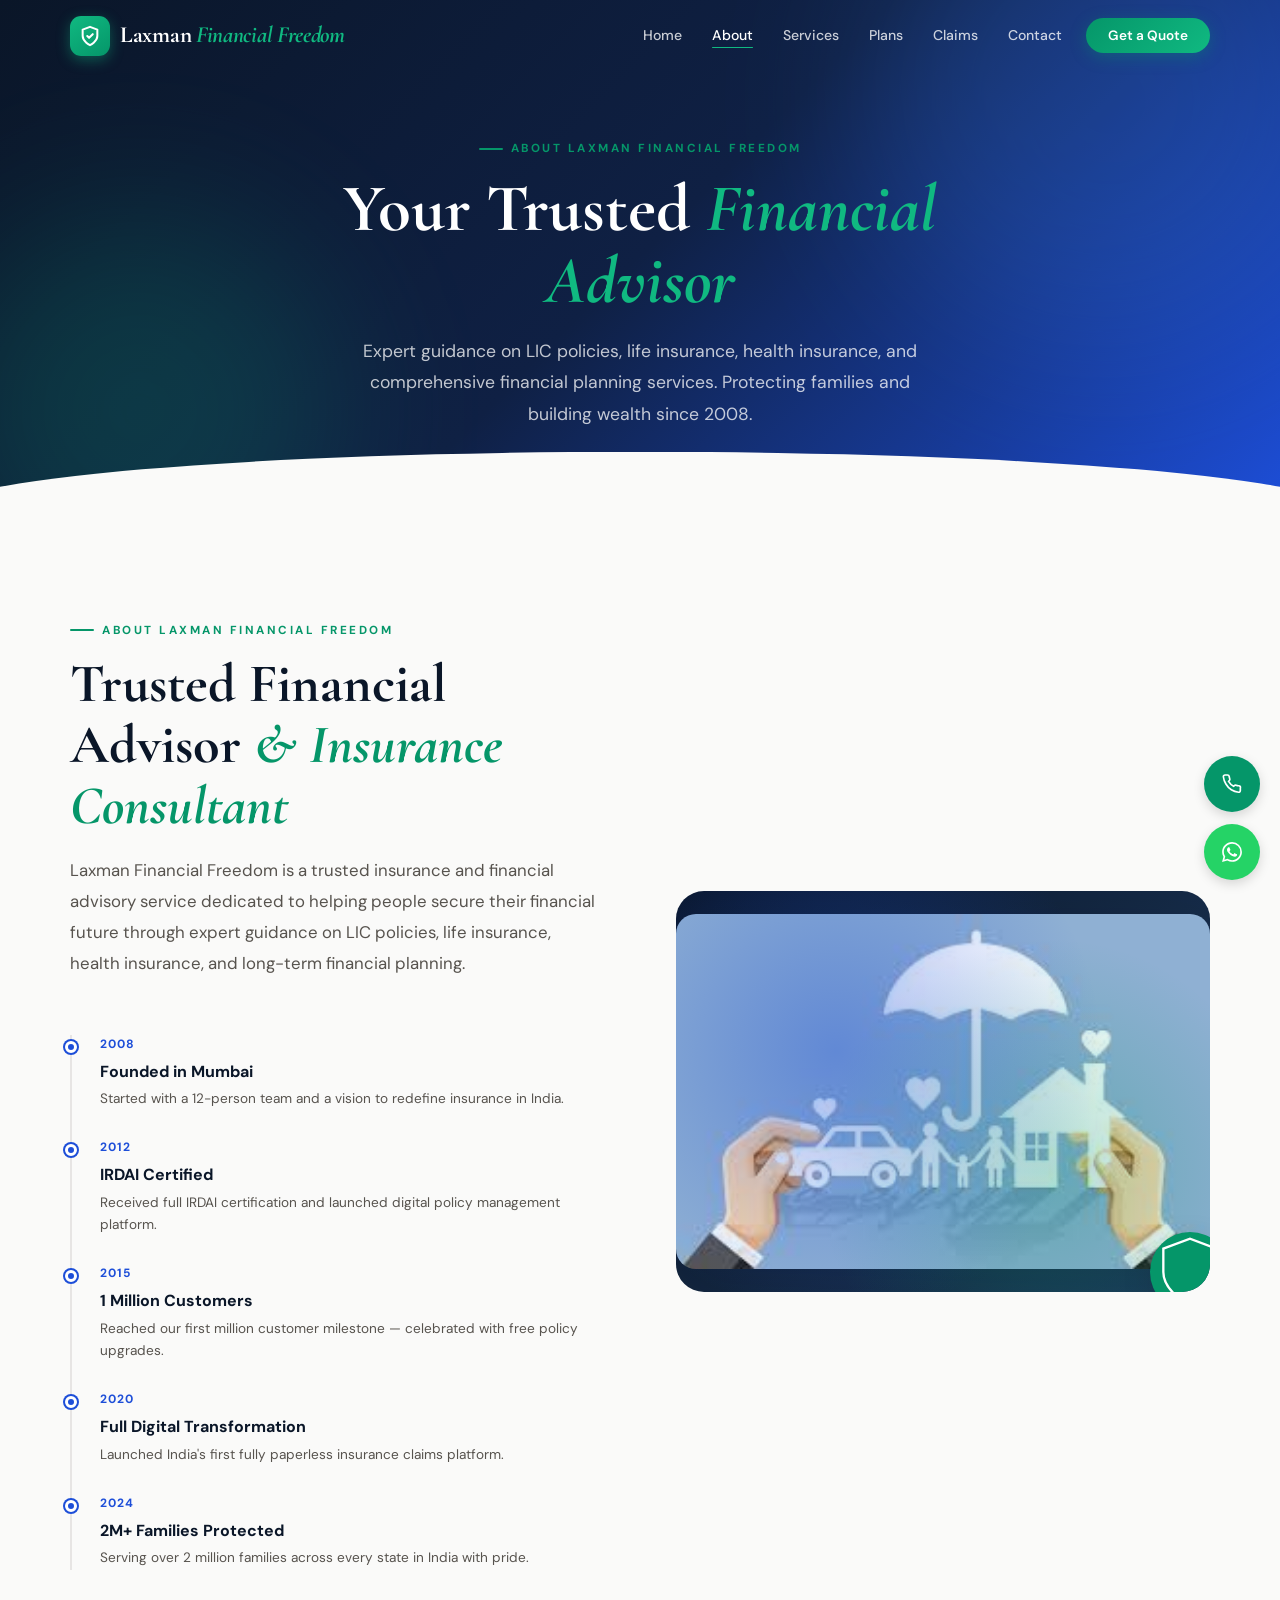
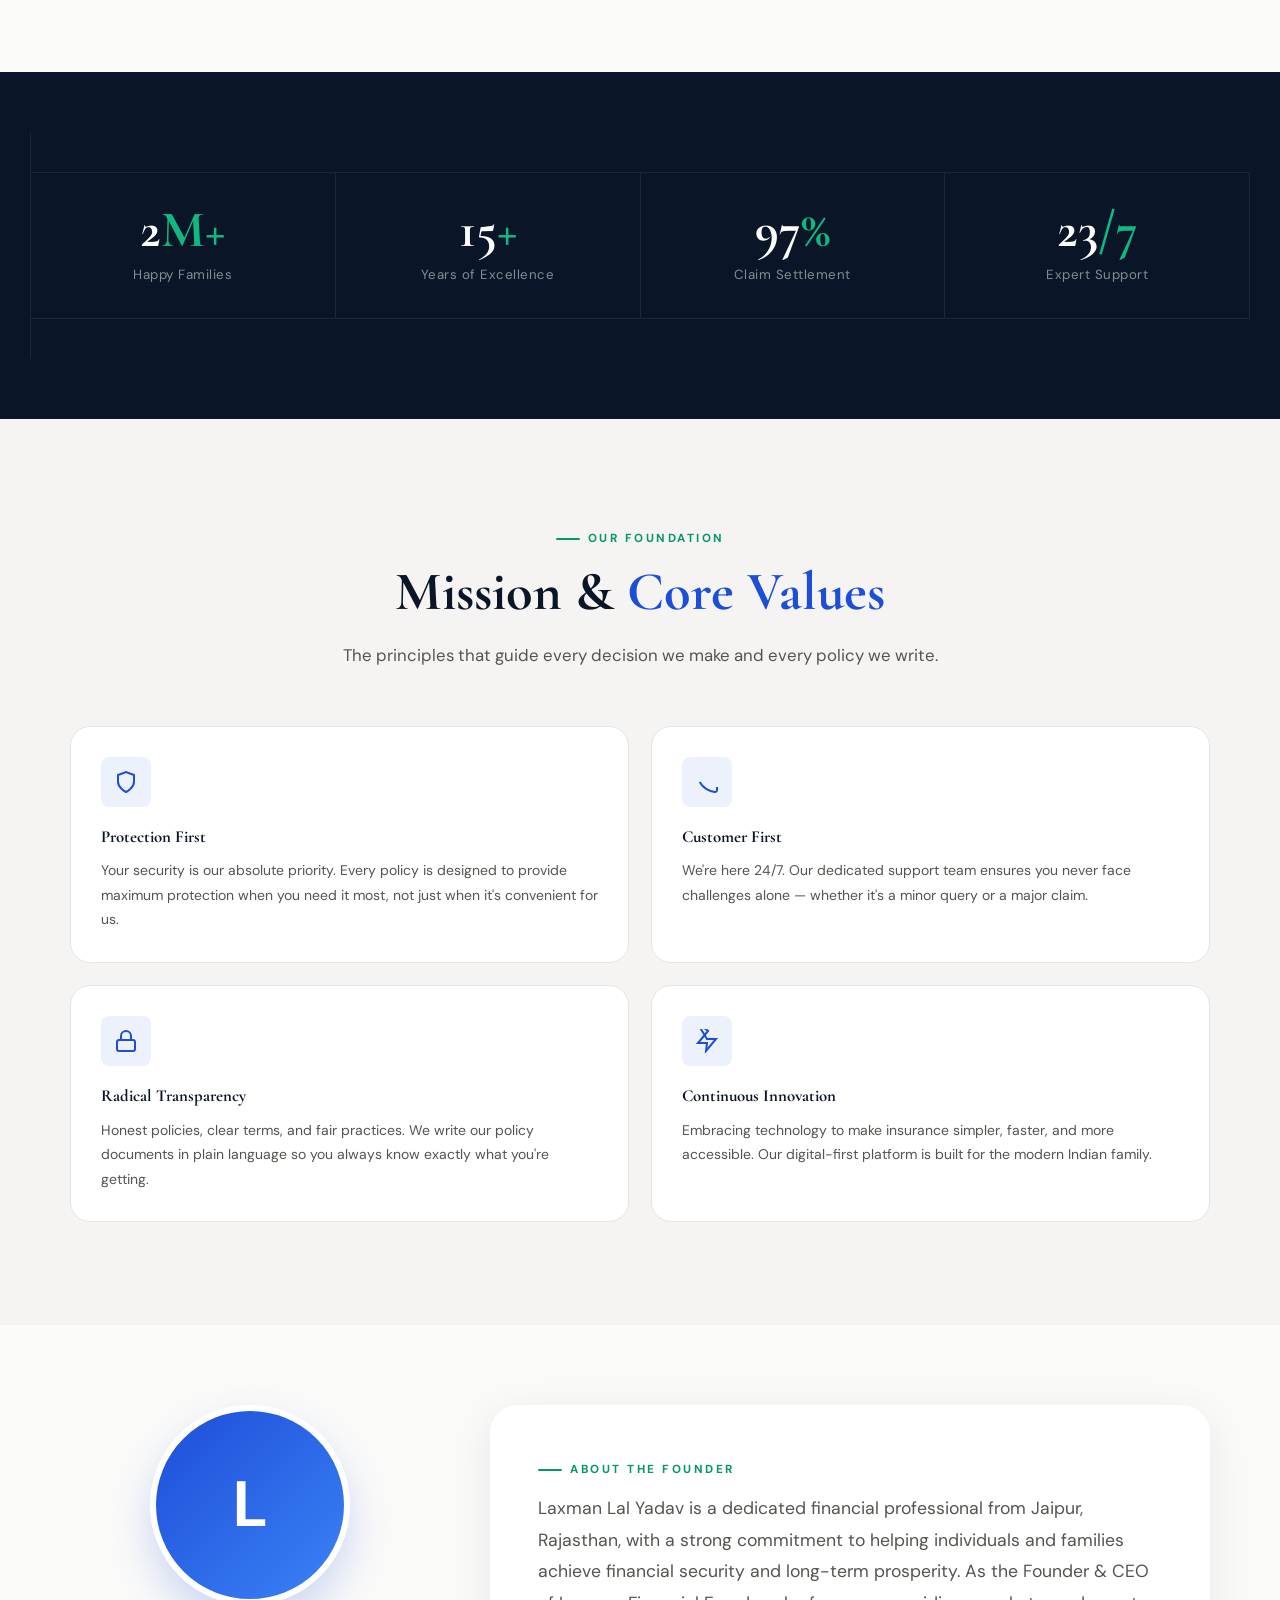
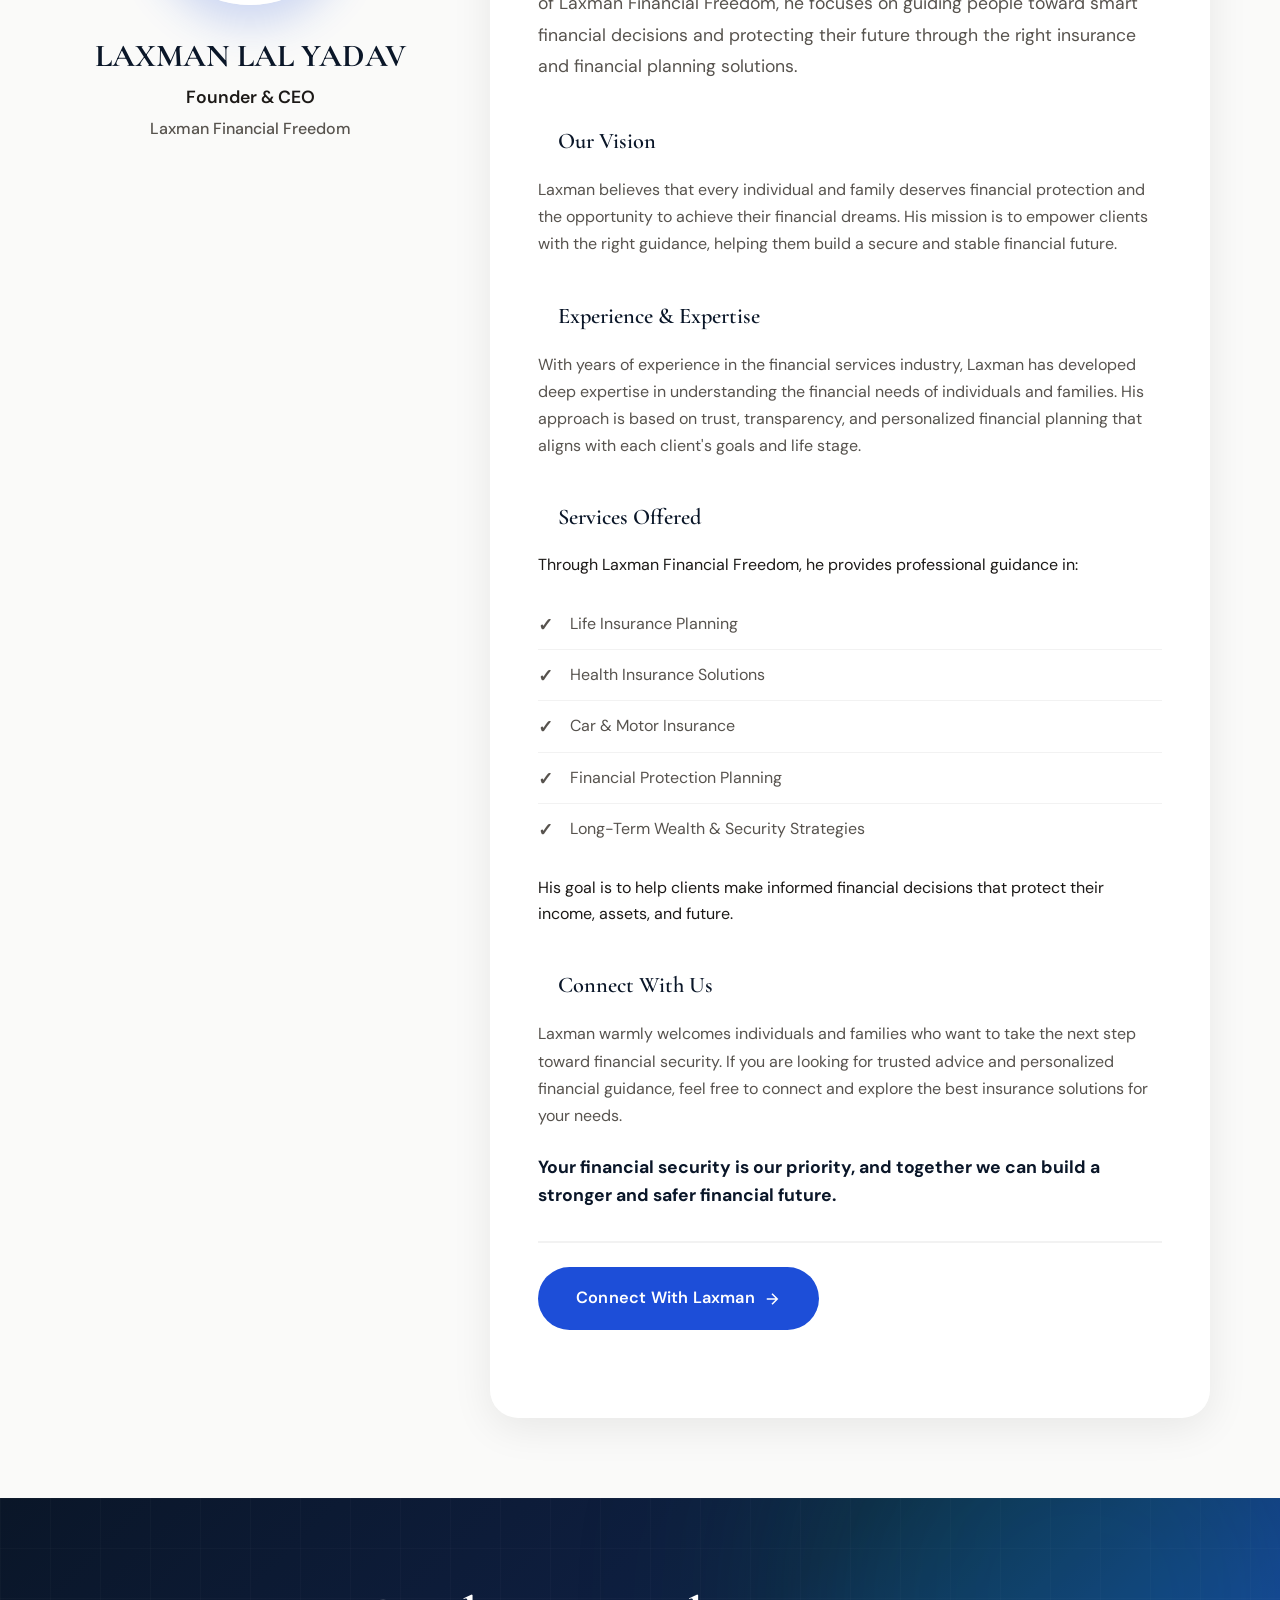
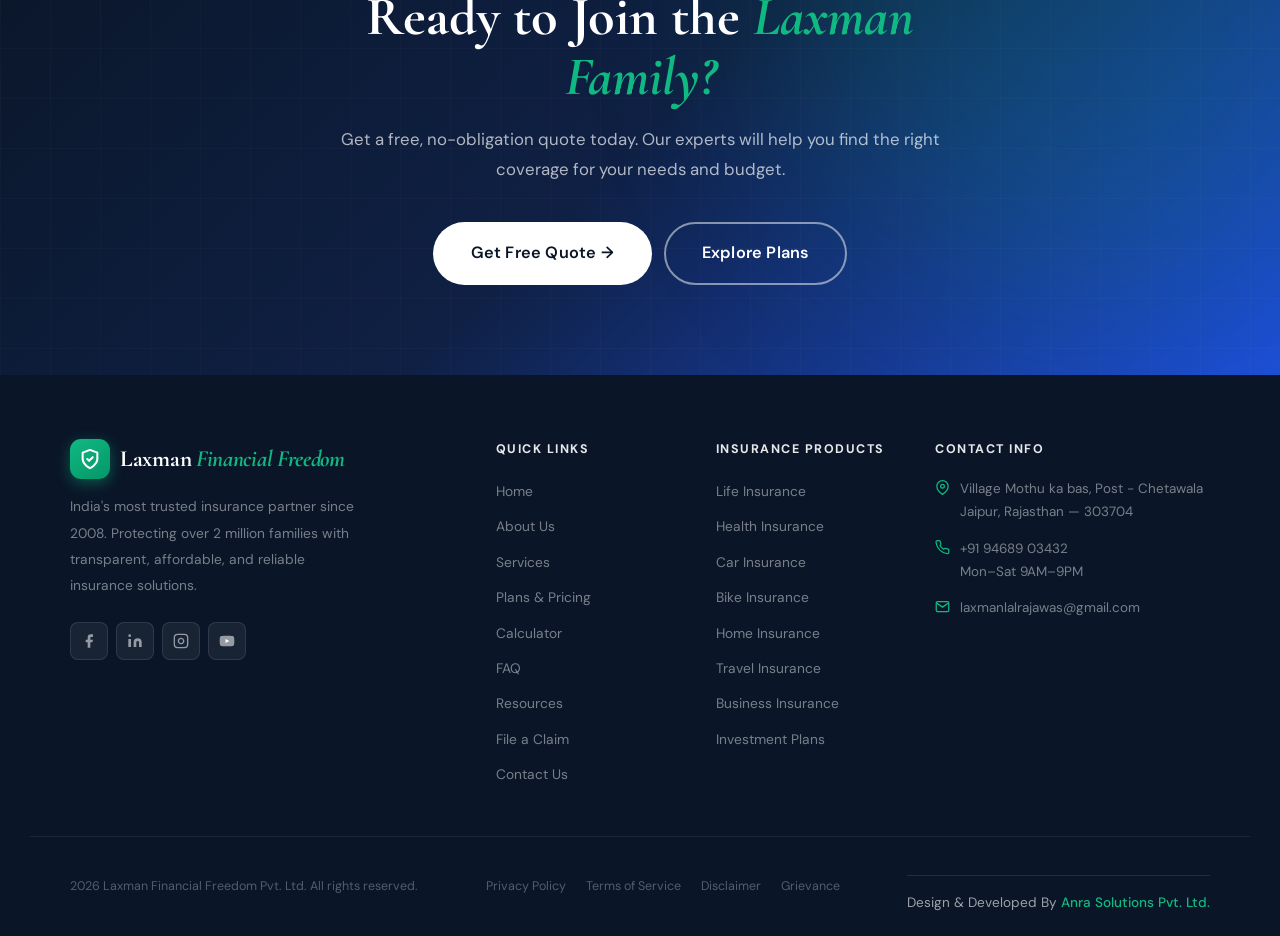
<file: about.html>
<!DOCTYPE html>
<html lang="en">
<head>
  <meta charset="UTF-8"/>
  <meta name="viewport" content="width=device-width, initial-scale=1.0"/>
  <title>About Laxman Financial Freedom - Trusted Financial Advisor & Insurance Consultant</title>
  <meta name="description" content="Learn about Laxman Financial Freedom - your trusted financial advisor providing expert guidance on LIC policies, life insurance, health insurance, and comprehensive financial planning services.">
  <meta name="keywords" content="about financial advisor, financial planning services, insurance advisor, life insurance advisor, LIC policy advisor, financial consultant, family financial protection, retirement planning advisor, financial security planning">
  <link rel="preconnect" href="https://fonts.googleapis.com"/>
  <link rel="preconnect" href="https://fonts.gstatic.com" crossorigin/>
  <link href="https://fonts.googleapis.com/css2?family=Cormorant+Garamond:ital,wght@0,500;0,600;0,700;1,400;1,600&family=DM+Sans:opsz,wght@9..40,300;9..40,400;9..40,500;9..40,600;9..40,700&display=swap" rel="stylesheet"/>
  <link rel="stylesheet" href="css/style.css"/>
</head>
<body>
<nav class="navbar" id="navbar">
  <div class="nav-container">
    <a href="index.html" class="nav-logo">
      <span class="logo-shield">
        <svg viewBox="0 0 24 24" fill="none" stroke="#fff" stroke-width="2.2" stroke-linecap="round" stroke-linejoin="round"><path d="M12 22s8-4 8-10V5l-8-3-8 3v7c0 6 8 10 8 10z"/><polyline points="9 12 11 14 15 10"/></svg>
      </span>
      <span class="logo-name">Laxman<span> Financial Freedom</span></span>
    </a>
    <ul class="nav-links" id="navLinks">
      <li><a href="index.html" class="nav-link">Home</a></li>
      <li><a href="about.html" class="nav-link active">About</a></li>
      <li><a href="services.html" class="nav-link">Services</a></li>
      <li><a href="plans.html" class="nav-link">Plans</a></li>
      <li><a href="claims.html" class="nav-link">Claims</a></li>
      <li><a href="contact.html" class="nav-link">Contact</a></li>
      <li><a href="contact.html" class="nav-cta">Get a Quote</a></li>
    </ul>
    <button class="hamburger" id="hamburger" aria-label="Toggle menu">
      <span></span><span></span><span></span>
    </button>
  </div>
</nav>

<section class="page-hero">
  <div class="page-hero-bg">
    <div class="mesh-blob mesh-blob-1"></div>
    <div class="mesh-blob mesh-blob-2"></div>
  </div>
  <div class="page-hero-content">
    <div class="section-label" data-reveal>About Laxman Financial Freedom</div>
    <h1 class="page-title" data-reveal>Your Trusted <span class="accent">Financial Advisor</span></h1>
    <p class="page-subtitle" data-reveal">Expert guidance on LIC policies, life insurance, health insurance, and comprehensive financial planning services. Protecting families and building wealth since 2008.</p>
  </div>
</section>

<!-- STORY -->
<section class="section story-section">
  <div class="container">
    <div class="story-grid">
      <div class="story-content">
        <div class="section-label" data-reveal-left>About Laxman Financial Freedom</div>
        <h2 class="section-title" data-reveal-left>Trusted Financial Advisor <span class="em">& Insurance Consultant</span></h2>
        <p class="section-sub" data-reveal-left">Laxman Financial Freedom is a trusted insurance and financial advisory service dedicated to helping people secure their financial future through expert guidance on LIC policies, life insurance, health insurance, and long-term financial planning.</p>
        <div class="story-timeline" data-reveal-left>
          <div class="st-item">
            <div class="st-year">2008</div>
            <h4>Founded in Mumbai</h4>
            <p>Started with a 12-person team and a vision to redefine insurance in India.</p>
          </div>
          <div class="st-item">
            <div class="st-year">2012</div>
            <h4>IRDAI Certified</h4>
            <p>Received full IRDAI certification and launched digital policy management platform.</p>
          </div>
          <div class="st-item">
            <div class="st-year">2015</div>
            <h4>1 Million Customers</h4>
            <p>Reached our first million customer milestone — celebrated with free policy upgrades.</p>
          </div>
          <div class="st-item">
            <div class="st-year">2020</div>
            <h4>Full Digital Transformation</h4>
            <p>Launched India's first fully paperless insurance claims platform.</p>
          </div>
          <div class="st-item">
            <div class="st-year">2024</div>
            <h4>2M+ Families Protected</h4>
            <p>Serving over 2 million families across every state in India with pride.</p>
          </div>
        </div>
      </div>
      <div class="story-img" data-reveal-right>
        <img src="Images/Insurance 5.jpg" alt="Laxman Financial Freedom Office" class="about-image" onerror="this.onerror=null; this.src='https://picsum.photos/seed/laxman-office/600/400';"/>
        <div class="story-img-icon">
          <svg width="100" height="100" viewBox="0 0 24 24" fill="none" stroke="currentColor" stroke-width=".7">
            <path d="M12 22s8-4 8-10V5l-8-3-8 3v7c0 6 8 10 8 10z"/>
          </svg>
        </div>
      </div>
    </div>
  </div>
</section>

<!-- STATS BAND -->
<div class="stats-band">
  <div class="stats-band-inner">
    <div class="stat-cell" data-reveal>
      <div class="stat-num"><span data-count="2">0</span><span class="stat-suffix">M+</span></div>
      <div class="stat-lbl">Happy Families</div>
    </div>
    <div class="stat-cell" data-reveal>
      <div class="stat-num"><span data-count="15">0</span><span class="stat-suffix">+</span></div>
      <div class="stat-lbl">Years of Excellence</div>
    </div>
    <div class="stat-cell" data-reveal>
      <div class="stat-num"><span data-count="99">0</span><span class="stat-suffix">%</span></div>
      <div class="stat-lbl">Claim Settlement</div>
    </div>
    <div class="stat-cell" data-reveal>
      <div class="stat-num"><span data-count="24">0</span><span class="stat-suffix">/7</span></div>
      <div class="stat-lbl">Expert Support</div>
    </div>
  </div>
</div>

<!-- MISSION & VALUES -->
<section class="section mission-section">
  <div class="container">
    <div class="text-center" style="margin-bottom:0">
      <div class="section-label" data-reveal>Our Foundation</div>
      <h2 class="section-title" data-reveal>Mission & <span class="accent">Core Values</span></h2>
      <p class="section-sub text-center" data-reveal>The principles that guide every decision we make and every policy we write.</p>
    </div>
    <div class="values-grid">
      <div class="value-card" data-reveal>
        <div class="val-icon">
          <svg width="24" height="24" viewBox="0 0 24 24" fill="none" stroke="currentColor" stroke-width="2">
            <path d="M12 22s8-4 8-10V5l-8-3-8 3v7c0 6 8 10 8 10z"/>
          </svg>
        </div>
        <h3>Protection First</h3>
        <p>Your security is our absolute priority. Every policy is designed to provide maximum protection when you need it most, not just when it's convenient for us.</p>
      </div>
      <div class="value-card" data-reveal>
        <div class="val-icon">
          <svg width="24" height="24" viewBox="0 0 24 24" fill="none" stroke="currentColor" stroke-width="2">
            <path d="M22 16.92v3a2 2 0 0 1-2.18 2 19.79 19.79 0 0 1-8.63-3.07A19.5 19.5 0 0 1 4.69 12"/>
          </svg>
        </div>
        <h3>Customer First</h3>
        <p>We're here 24/7. Our dedicated support team ensures you never face challenges alone — whether it's a minor query or a major claim.</p>
      </div>
      <div class="value-card" data-reveal>
        <div class="val-icon">
          <svg width="24" height="24" viewBox="0 0 24 24" fill="none" stroke="currentColor" stroke-width="2">
            <rect x="3" y="11" width="18" height="11" rx="2"/>
            <path d="M7 11V7a5 5 0 0 1 10 0v4"/>
          </svg>
        </div>
        <h3>Radical Transparency</h3>
        <p>Honest policies, clear terms, and fair practices. We write our policy documents in plain language so you always know exactly what you're getting.</p>
      </div>
      <div class="value-card" data-reveal>
        <div class="val-icon">
          <svg width="24" height="24" viewBox="0 0 24 24" fill="none" stroke="currentColor" stroke-width="2">
            <path d="M13 2L3 14h9l-1 8 10-12h-9L1-8z"/>
          </svg>
        </div>
        <h3>Continuous Innovation</h3>
        <p>Embracing technology to make insurance simpler, faster, and more accessible. Our digital-first platform is built for the modern Indian family.</p>
      </div>
    </div>
  </div>
</section>

<!-- FOUNDER SECTION -->
<section class="section founder-section">
  <div class="container">
    <div class="founder-container">
      <div class="founder-left" data-reveal>
        <div class="founder-avatar">
          <div class="founder-image" style="background:linear-gradient(135deg,#1d4ed8,#3b82f6)">L</div>
        </div>
        <div class="founder-info">
          <h2 class="founder-name">LAXMAN LAL YADAV</h2>
          <div class="founder-title">Founder & CEO</div>
          <div class="founder-company">Laxman Financial Freedom</div>
        </div>
      </div>
      
      <div class="founder-right" data-reveal>
        <div class="section-label">About the Founder</div>
        
        <div class="founder-content">
          <p class="founder-intro">
            Laxman Lal Yadav is a dedicated financial professional from Jaipur, Rajasthan, with a strong commitment to helping individuals and families achieve financial security and long-term prosperity. As the Founder & CEO of Laxman Financial Freedom, he focuses on guiding people toward smart financial decisions and protecting their future through the right insurance and financial planning solutions.
          </p>
          
          <div class="founder-vision">
            <h3>Our Vision</h3>
            <p>Laxman believes that every individual and family deserves financial protection and the opportunity to achieve their financial dreams. His mission is to empower clients with the right guidance, helping them build a secure and stable financial future.</p>
          </div>
          
          <div class="founder-expertise">
            <h3>Experience & Expertise</h3>
            <p>With years of experience in the financial services industry, Laxman has developed deep expertise in understanding the financial needs of individuals and families. His approach is based on trust, transparency, and personalized financial planning that aligns with each client's goals and life stage.</p>
          </div>
          
          <div class="founder-services">
            <h3>Services Offered</h3>
            <p>Through Laxman Financial Freedom, he provides professional guidance in:</p>
            <ul class="services-list">
              <li>Life Insurance Planning</li>
              <li>Health Insurance Solutions</li>
              <li>Car & Motor Insurance</li>
              <li>Financial Protection Planning</li>
              <li>Long-Term Wealth & Security Strategies</li>
            </ul>
            <p>His goal is to help clients make informed financial decisions that protect their income, assets, and future.</p>
          </div>
          
          <div class="founder-connect">
            <h3>Connect With Us</h3>
            <p>Laxman warmly welcomes individuals and families who want to take the next step toward financial security. If you are looking for trusted advice and personalized financial guidance, feel free to connect and explore the best insurance solutions for your needs.</p>
            <p class="founder-mission"><strong>Your financial security is our priority, and together we can build a stronger and safer financial future.</strong></p>
            
            <div class="founder-cta">
              <a href="contact.html" class="btn btn-primary btn-lg">
                Connect With Laxman
                <svg width="18" height="18" viewBox="0 0 24 24" fill="none" stroke="currentColor" stroke-width="2"><path d="M5 12h14M12 5l7 7-7 7"/></svg>
              </a>
            </div>
          </div>
        </div>
      </div>
    </div>
  </div>
</section>

<!-- CTA -->
<section class="cta-strip">
  <div class="cta-strip-orb"></div>
  <div class="cta-content" data-reveal>
    <h2 class="cta-title">Ready to Join the <span class="em">Laxman Family?</span></h2>
    <p class="cta-body">Get a free, no-obligation quote today. Our experts will help you find the right coverage for your needs and budget.</p>
    <div class="cta-actions">
      <a href="contact.html" class="btn btn-white btn-lg">Get Free Quote →</a>
      <a href="plans.html" class="btn btn-outline-white btn-lg">Explore Plans</a>
    </div>
  </div>
</section>

<!-- FOOTER -->

<footer class="footer">
  <div class="footer-top">
    <div class="footer-brand">
      <a href="index.html" class="nav-logo" style="margin-bottom:14px;display:inline-flex">
        <span class="logo-shield"><svg viewBox="0 0 24 24" fill="none" stroke="#fff" stroke-width="2.2" stroke-linecap="round" stroke-linejoin="round"><path d="M12 22s8-4 8-10V5l-8-3-8 3v7c0 6 8 10 8 10z"/><polyline points="9 12 11 14 15 10"/></svg></span>
        <span class="logo-name">Laxman<span> Financial Freedom</span></span>
      </a>
      <p class="footer-desc">India's most trusted insurance partner since 2008. Protecting over 2 million families with transparent, affordable, and reliable insurance solutions.</p>
      <div class="footer-socials">
        <a href="https://www.facebook.com/p/Laxman-Financial-freedom-100092306474612/" class="social-btn" aria-label="Facebook"><svg width="16" height="16" viewBox="0 0 24 24" fill="currentColor"><path d="M18 2h-3a5 5 0 0 0-5 5v3H7v4h3v8h4v-8h3l1-4h-4V7a1 1 0 0 1 1-1h3z"/></svg></a>
        <a href="https://www.linkedin.com/in/laxman-lal-yadav-aa1679216/" class="social-btn" aria-label="LinkedIn"><svg width="16" height="16" viewBox="0 0 24 24" fill="currentColor"><path d="M16 8a6 6 0 0 1 6 6v7h-4v-7a2 2 0 0 0-4 0v7h-4v-7a6 6 0 0 1 6-6zM2 9h4v12H2z"/><circle cx="4" cy="4" r="2"/></svg></a>
        <a href="https://www.instagram.com/laxman.l.yadav/" class="social-btn" aria-label="Instagram"><svg width="16" height="16" viewBox="0 0 24 24" fill="none" stroke="currentColor" stroke-width="2"><rect x="2" y="2" width="20" height="20" rx="5"/><path d="M16 11.37A4 4 0 1 1 12.63 8 4 4 0 0 1 16 11.37z"/><line x1="17.5" y1="6.5" x2="17.51" y2="6.5"/></svg></a>
        <a href="https://www.youtube.com/@financialtipswithlaxman/" class="social-btn" aria-label="YouTube"><svg width="16" height="16" viewBox="0 0 24 24" fill="currentColor"><path d="M22.54 6.42a2.78 2.78 0 0 0-1.95-1.96C18.88 4 12 4 12 4s-6.88 0-8.59.46a2.78 2.78 0 0 0-1.95 1.96A29 29 0 0 0 1 12a29 29 0 0 0 .46 5.58A2.78 2.78 0 0 0 3.41 19.6C5.12 20 12 20 12 20s6.88 0 8.59-.46a2.78 2.78 0 0 0 1.96-1.95A29 29 0 0 0 23 12a29 29 0 0 0-.46-5.58z"/><polygon points="9.75 15.02 15.5 12 9.75 8.98 9.75 15.02" fill="white"/></svg></a>
      </div>
    </div>
    <div class="footer-col">
      <h5>Quick Links</h5>
      <ul>
        <li><a href="index.html">Home</a></li>
        <li><a href="about.html">About Us</a></li>
        <li><a href="services.html">Services</a></li>
        <li><a href="plans.html">Plans & Pricing</a></li>
        <li><a href="#calculator">Calculator</a></li>
        <li><a href="#faq">FAQ</a></li>
        <li><a href="#resources">Resources</a></li>
        <li><a href="claims.html">File a Claim</a></li>
        <li><a href="contact.html">Contact Us</a></li>
      </ul>
    </div>
    <div class="footer-col">
      <h5>Insurance Products</h5>
      <ul>
        <li><a href="services.html">Life Insurance</a></li>
        <li><a href="services.html">Health Insurance</a></li>
        <li><a href="services.html">Car Insurance</a></li>
        <li><a href="services.html">Bike Insurance</a></li>
        <li><a href="services.html">Home Insurance</a></li>
        <li><a href="services.html">Travel Insurance</a></li>
        <li><a href="services.html">Business Insurance</a></li>
        <li><a href="services.html">Investment Plans</a></li>
      </ul>
    </div>
    <div class="footer-col">
      <h5>Contact Info</h5>
      <div class="footer-contact-li">
        <svg width="15" height="15" viewBox="0 0 24 24" fill="none" stroke="currentColor" stroke-width="2"><path d="M21 10c0 7-9 13-9 13s-9-6-9-13a9 9 0 0 1 18 0z"/><circle cx="12" cy="10" r="3"/></svg>
        <p>Village Mothu ka bas, Post - Chetawala<br/>Jaipur, Rajasthan — 303704</p>
      </div>
      <div class="footer-contact-li">
        <svg width="15" height="15" viewBox="0 0 24 24" fill="none" stroke="currentColor" stroke-width="2"><path d="M22 16.92v3a2 2 0 0 1-2.18 2 19.79 19.79 0 0 1-8.63-3.07A19.5 19.5 0 0 1 4.69 12a19.79 19.79 0 0 1-3.07-8.67A2 2 0 0 1 3.6 1.18h3a2 2 0 0 1 2 1.72c.127.96.361 1.903.7 2.81a2 2 0 0 1-.45 2.11L7.91 8.79a16 16 0 0 0 6 6l.91-.91a2 2 0 0 1 2.11-.45c.907.339 1.85.573 2.81.7A2 2 0 0 1 22 16.92z"/></svg>
        <p>+91 94689 03432<br/>Mon–Sat 9AM–9PM</p>
      </div>
      <div class="footer-contact-li">
        <svg width="15" height="15" viewBox="0 0 24 24" fill="none" stroke="currentColor" stroke-width="2"><path d="M4 4h16c1.1 0 2 .9 2 2v12c0 1.1-.9 2-2 2H4c-1.1 0-2-.9-2-2V6c0-1.1.9-2 2-2z"/><polyline points="22,6 12,13 2,6"/></svg>
        <p>laxmanlalrajawas@gmail.com</p>
      </div>
    </div>
  </div>
  <div class="footer-bottom">
    <p class="footer-copy">2026 Laxman Financial Freedom Pvt. Ltd. All rights reserved. </p>
    <div class="footer-links">
      <a href="#">Privacy Policy</a>
      <a href="#">Terms of Service</a>
      <a href="#">Disclaimer</a>
      <a href="#">Grievance</a>
    </div>
    <div class="footer-developer">
      <p>Design & Developed By <a href="https://anrasolutions.com/" target="_blank" rel="noopener noreferrer" class="developer-link">Anra Solutions Pvt. Ltd.</a></p>
    </div>
  </div>
</footer>

<button class="scroll-top" id="scrollTop" aria-label="Back to top">
  <svg width="18" height="18" viewBox="0 0 24 24" fill="none" stroke="currentColor" stroke-width="2.5"><path d="M18 15l-6-6-6 6"/></svg>
</button>


<!-- FLOATING CALL & WHATSAPP BUTTONS -->
<div class="floating-buttons">
  <a href="tel:+919468903432" class="floating-btn call-btn" aria-label="Call us">
    <svg width="20" height="20" viewBox="0 0 24 24" fill="none" stroke="currentColor" stroke-width="2">
      <path d="M22 16.92v3a2 2 0 0 1-2.18 2 19.79 19.79 0 0 1-8.63-3.07A19.5 19.5 0 0 1 4.69 12a19.79 19.79 0 0 1-3.07-8.67A2 2 0 0 1 3.6 1.18h3a2 2 0 0 1 2 1.72c.127.96.361 1.903.7 2.81a2 2 0 0 1-.45 2.11L7.91 8.79a16 16 0 0 0 6 6l.91-.91a2 2 0 0 1 2.11-.45c.907.339 1.85.573 2.81.7A2 2 0 0 1 22 16.92z"/>
    </svg>
  </a>
  <a href="https://wa.me/919468903432" target="_blank" rel="noopener noreferrer" class="floating-btn whatsapp-btn" aria-label="Chat on WhatsApp">
    <svg width="20" height="20" viewBox="0 0 24 24" fill="currentColor">
      <path d="M17.472 14.382c-.297-.149-1.758-.867-2.03-.967-.273-.099-.471-.149-.67.15-.197.297-.767.966-.94 1.164-.173.199-.347.223-.644.075-.297-.15-1.255-.463-2.39-1.475-.883-.788-1.48-1.761-1.653-2.059-.173-.297-.018-.458.13-.606.134-.133.298-.347.446-.52.149-.174.198-.298.298-.497.099-.198.05-.371-.025-.52-.075-.149-.669-1.612-.916-2.207-.242-.579-.487-.5-.669-.51-.173-.008-.371-.01-.57-.01-.198 0-.52.074-.792.372-.272.297-1.04 1.016-1.04 2.479 0 1.462 1.065 2.875 1.213 3.074.149.198 2.096 3.2 5.077 4.487.709.306 1.262.489 1.694.625.712.227 1.36.195 1.871.118.571-.085 1.758-.719 2.006-1.413.248-.694.248-1.289.173-1.413-.074-.124-.272-.198-.57-.347m-5.421 7.403h-.004a9.87 9.87 0 01-5.031-1.378l-.361-.214-3.741.982.998-3.648-.235-.374a9.86 9.86 0 01-1.51-5.26c.001-5.45 4.436-9.884 9.888-9.884 2.64 0 5.122 1.03 6.988 2.898a9.825 9.825 0 012.893 6.994c-.003 5.45-4.437 9.884-9.885 9.884m8.413-18.297A11.815 11.815 0 0012.05 0C5.495 0 .16 5.335.157 11.892c0 2.096.547 4.142 1.588 5.945L.057 24l6.305-1.654a11.882 11.882 0 005.683 1.448h.005c6.554 0 11.89-5.335 11.893-11.893A11.821 11.821 0 0020.465 3.488"/>
    </svg>
  </a>
</div>

<script src="js/main.js"></script>
</body>
</html>
</file>
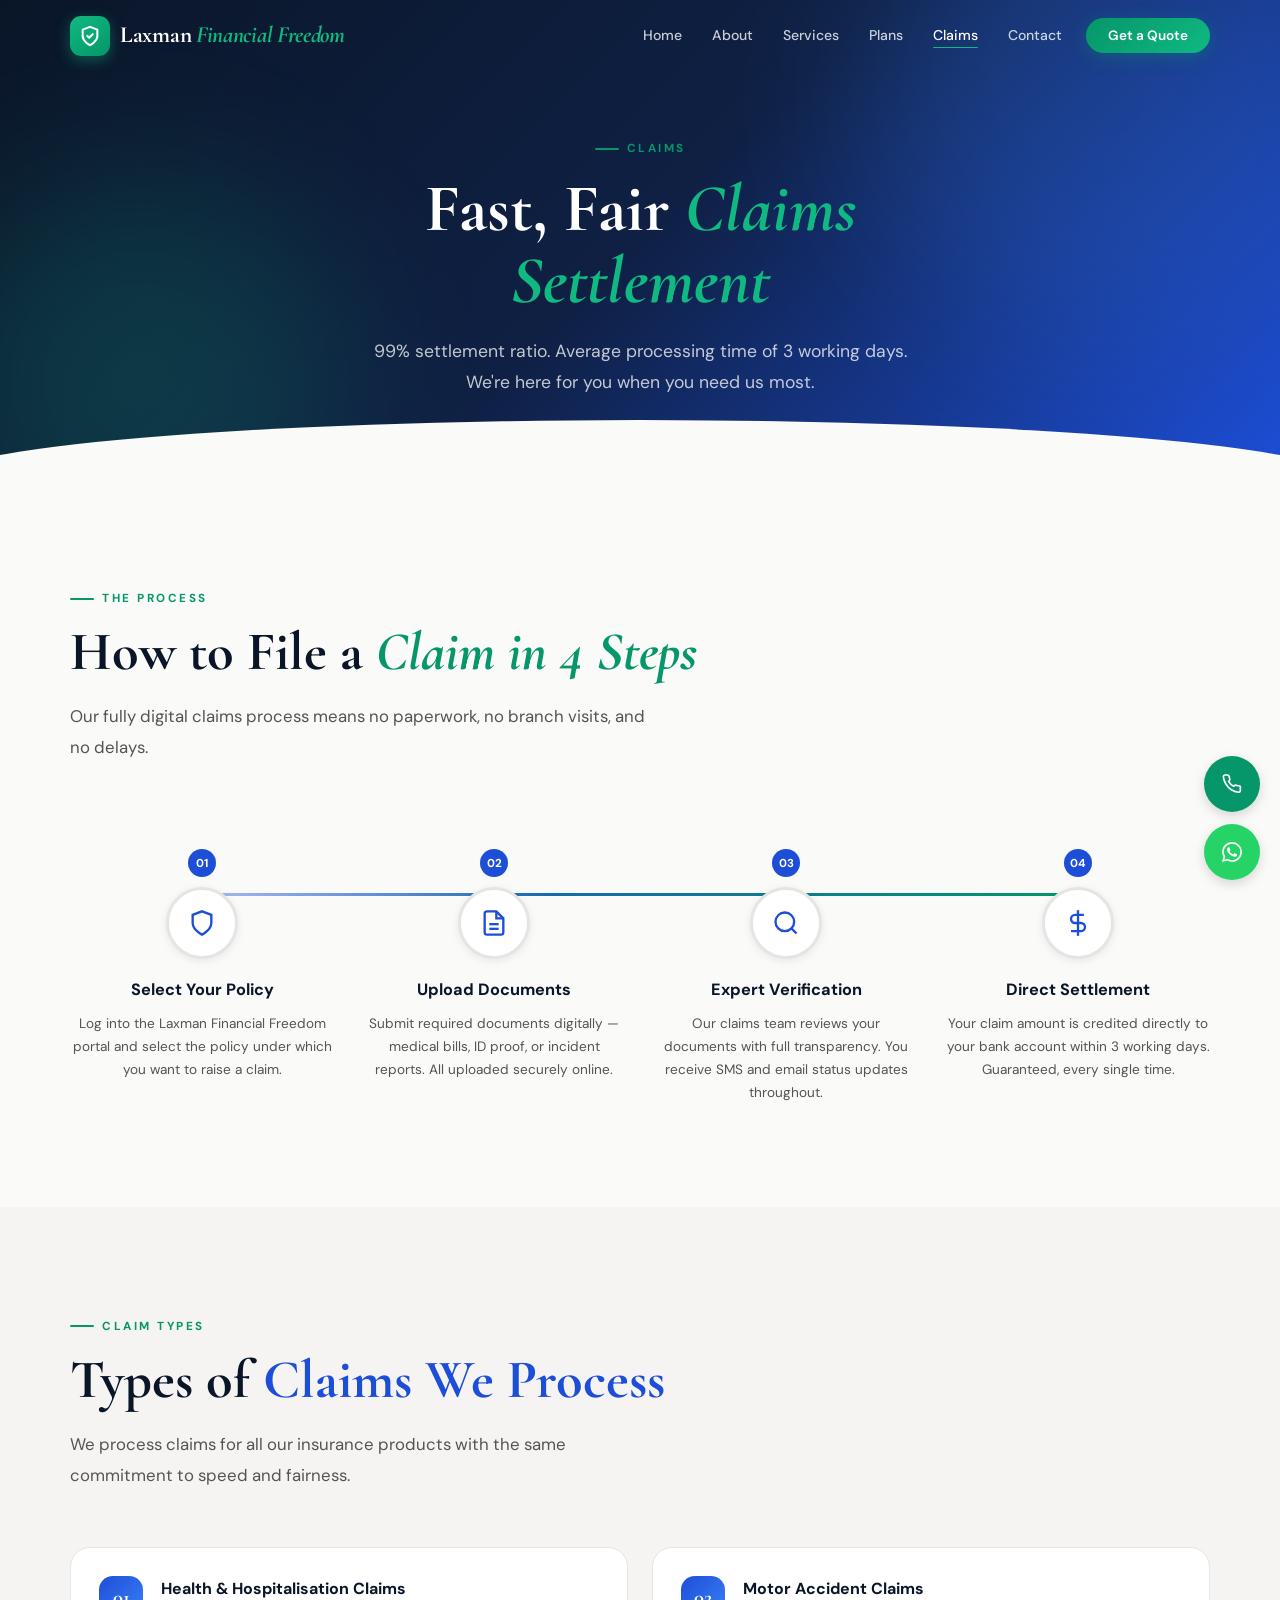
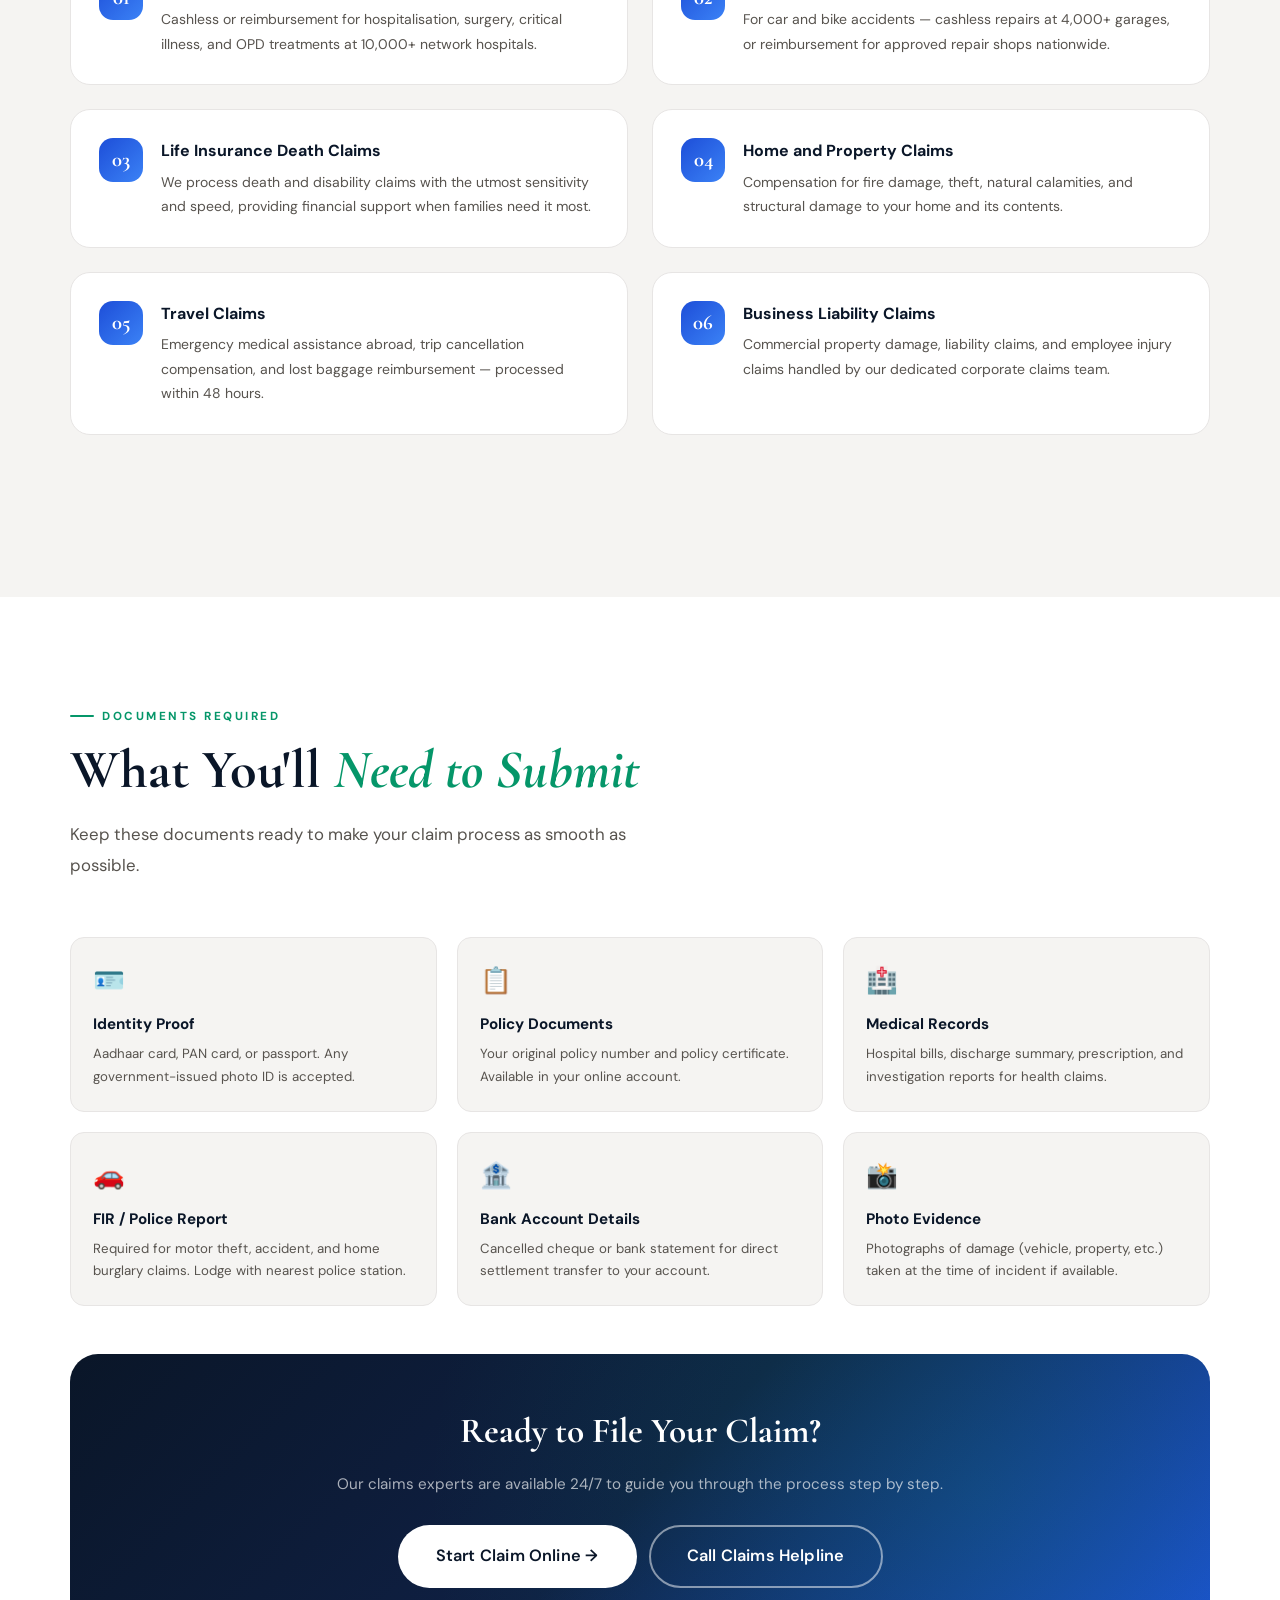
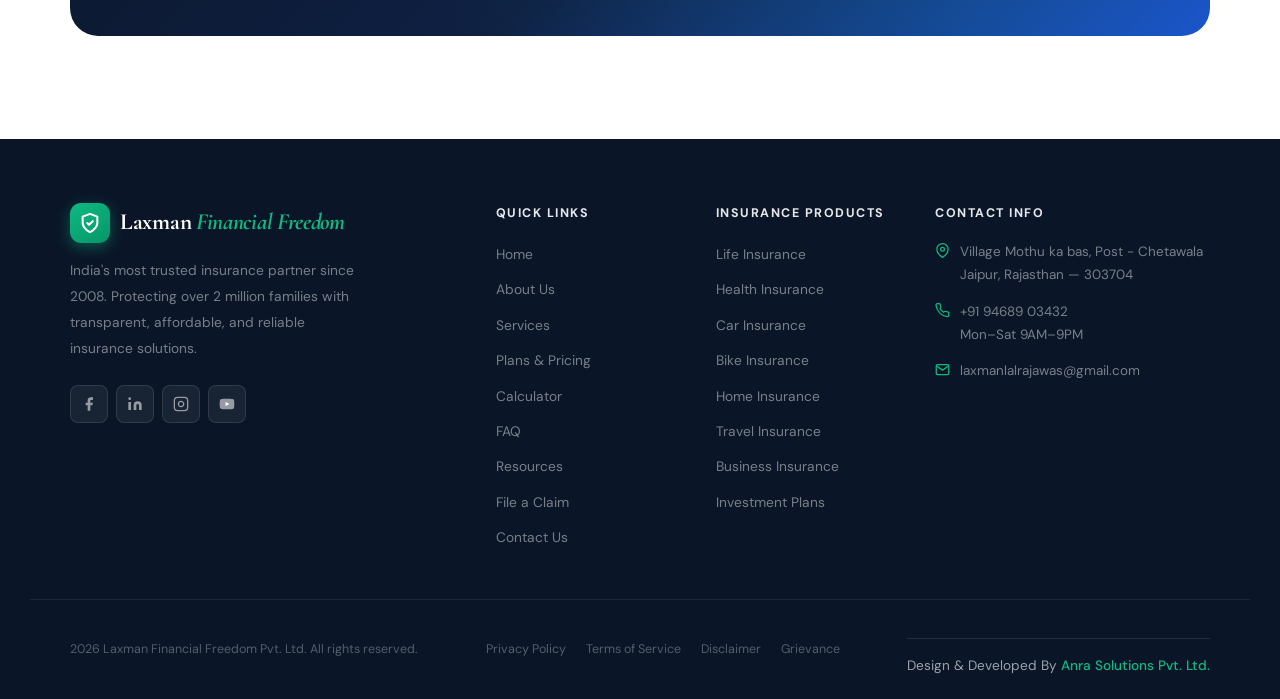
<file: claims.html>
<!DOCTYPE html>
<html lang="en">
<head>
  <meta charset="UTF-8"/><meta name="viewport" content="width=device-width, initial-scale=1.0"/>
  <title>Insurance Claims - File Claim Online | Laxman Financial Freedom</title>
  <meta name="description" content="File insurance claims online with Laxman Financial Freedom. Quick and easy claim process for life insurance, health insurance, and all policies. Expert claims assistance available.">
  <meta name="keywords" content="insurance claims, file insurance claim, claim process, life insurance claim, health insurance claim, claim assistance, financial advisor claim help, insurance claim settlement">
  <link rel="preconnect" href="https://fonts.googleapis.com"/>
  <link href="https://fonts.googleapis.com/css2?family=Cormorant+Garamond:ital,wght@0,500;0,600;0,700;1,400;1,600&family=DM+Sans:opsz,wght@9..40,300;9..40,400;9..40,500;9..40,600;9..40,700&display=swap" rel="stylesheet"/>
  <link rel="stylesheet" href="css/style.css"/>
</head>
<body>
<nav class="navbar scrolled" id="navbar">
  <div class="nav-container">
    <a href="index.html" class="nav-logo"><span class="logo-shield"><svg viewBox="0 0 24 24" fill="none" stroke="#fff" stroke-width="2.2" stroke-linecap="round" stroke-linejoin="round"><path d="M12 22s8-4 8-10V5l-8-3-8 3v7c0 6 8 10 8 10z"/><polyline points="9 12 11 14 15 10"/></svg></span><span class="logo-name">Laxman<span> Financial Freedom</span></span></a>
    <ul class="nav-links" id="navLinks">
      <li><a href="index.html" class="nav-link">Home</a></li><li><a href="about.html" class="nav-link">About</a></li>
      <li><a href="services.html" class="nav-link">Services</a></li><li><a href="plans.html" class="nav-link">Plans</a></li>
      <li><a href="claims.html" class="nav-link active">Claims</a></li><li><a href="contact.html" class="nav-link">Contact</a></li>
      <li><a href="contact.html" class="nav-cta">Get a Quote</a></li>
    </ul>
    <button class="hamburger" id="hamburger"><span></span><span></span><span></span></button>
  </div>
</nav>

<section class="page-hero">
  <div class="page-hero-bg"><div class="mesh-blob mesh-blob-1"></div><div class="mesh-blob mesh-blob-2"></div></div>
  <div class="page-hero-content">
    <div class="section-label" data-reveal>Claims</div>
    <h1 class="page-title" data-reveal>Fast, Fair <span class="accent">Claims Settlement</span></h1>
    <p class="page-subtitle" data-reveal>99% settlement ratio. Average processing time of 3 working days. We're here for you when you need us most.</p>
  </div>
</section>

<!-- CLAIMS TIMELINE -->
<section class="section claims-page">
  <div class="container">
    <div class="section-label" data-reveal>The Process</div>
    <h2 class="section-title" data-reveal>How to File a <span class="em">Claim in 4 Steps</span></h2>
    <p class="section-sub" data-reveal>Our fully digital claims process means no paperwork, no branch visits, and no delays.</p>
    <div class="timeline-wrap">
      <div class="timeline-connector"></div>
      <div class="tl-grid">
        <div class="tl-step" data-reveal>
          <div class="tl-step-num">01</div>
          <div class="tl-step-icon"><svg width="28" height="28" viewBox="0 0 24 24" fill="none" stroke="currentColor" stroke-width="2"><path d="M12 22s8-4 8-10V5l-8-3-8 3v7c0 6 8 10 8 10z"/></svg></div>
          <h4>Select Your Policy</h4>
          <p>Log into the Laxman Financial Freedom portal and select the policy under which you want to raise a claim.</p>
        </div>
        <div class="tl-step" data-reveal>
          <div class="tl-step-num">02</div>
          <div class="tl-step-icon"><svg width="28" height="28" viewBox="0 0 24 24" fill="none" stroke="currentColor" stroke-width="2"><path d="M14 2H6a2 2 0 0 0-2 2v16a2 2 0 0 0 2 2h12a2 2 0 0 0 2-2V8z"/><polyline points="14 2 14 8 20 8"/><line x1="16" y1="13" x2="8" y2="13"/><line x1="16" y1="17" x2="8" y2="17"/></svg></div>
          <h4>Upload Documents</h4>
          <p>Submit required documents digitally — medical bills, ID proof, or incident reports. All uploaded securely online.</p>
        </div>
        <div class="tl-step" data-reveal>
          <div class="tl-step-num">03</div>
          <div class="tl-step-icon"><svg width="28" height="28" viewBox="0 0 24 24" fill="none" stroke="currentColor" stroke-width="2"><circle cx="11" cy="11" r="8"/><line x1="21" y1="21" x2="16.65" y2="16.65"/></svg></div>
          <h4>Expert Verification</h4>
          <p>Our claims team reviews your documents with full transparency. You receive SMS and email status updates throughout.</p>
        </div>
        <div class="tl-step" data-reveal>
          <div class="tl-step-num">04</div>
          <div class="tl-step-icon"><svg width="28" height="28" viewBox="0 0 24 24" fill="none" stroke="currentColor" stroke-width="2"><line x1="12" y1="1" x2="12" y2="23"/><path d="M17 5H9.5a3.5 3.5 0 0 0 0 7h5a3.5 3.5 0 0 1 0 7H6"/></svg></div>
          <h4>Direct Settlement</h4>
          <p>Your claim amount is credited directly to your bank account within 3 working days. Guaranteed, every single time.</p>
        </div>
      </div>
    </div>
  </div>
</section>

<!-- CLAIM TYPES -->
<section class="section claim-steps-section">
  <div class="container">
    <div class="section-label" data-reveal>Claim Types</div>
    <h2 class="section-title" data-reveal>Types of <span class="accent">Claims We Process</span></h2>
    <p class="section-sub" data-reveal>We process claims for all our insurance products with the same commitment to speed and fairness.</p>
    <div class="claim-steps-grid">
      <div class="claim-step-card" data-reveal><div class="cs-num">01</div><div><div class="cs-title">Health & Hospitalisation Claims</div><p class="cs-desc">Cashless or reimbursement for hospitalisation, surgery, critical illness, and OPD treatments at 10,000+ network hospitals.</p></div></div>
      <div class="claim-step-card" data-reveal><div class="cs-num">02</div><div><div class="cs-title">Motor Accident Claims</div><p class="cs-desc">For car and bike accidents — cashless repairs at 4,000+ garages, or reimbursement for approved repair shops nationwide.</p></div></div>
      <div class="claim-step-card" data-reveal><div class="cs-num">03</div><div><div class="cs-title">Life Insurance Death Claims</div><p class="cs-desc">We process death and disability claims with the utmost sensitivity and speed, providing financial support when families need it most.</p></div></div>
      <div class="claim-step-card" data-reveal><div class="cs-num">04</div><div><div class="cs-title">Home and Property Claims</div><p class="cs-desc">Compensation for fire damage, theft, natural calamities, and structural damage to your home and its contents.</p></div></div>
      <div class="claim-step-card" data-reveal><div class="cs-num">05</div><div><div class="cs-title">Travel Claims</div><p class="cs-desc">Emergency medical assistance abroad, trip cancellation compensation, and lost baggage reimbursement — processed within 48 hours.</p></div></div>
      <div class="claim-step-card" data-reveal><div class="cs-num">06</div><div><div class="cs-title">Business Liability Claims</div><p class="cs-desc">Commercial property damage, liability claims, and employee injury claims handled by our dedicated corporate claims team.</p></div></div>
    </div>
  </div>
</section>

<!-- DOCUMENTS REQUIRED -->
<section class="section claim-doc-section">
  <div class="container">
    <div class="section-label" data-reveal>Documents Required</div>
    <h2 class="section-title" data-reveal>What You'll <span class="em">Need to Submit</span></h2>
    <p class="section-sub" data-reveal>Keep these documents ready to make your claim process as smooth as possible.</p>
    <div class="doc-grid">
      <div class="doc-card" data-reveal><div class="doc-icon">🪪</div><h4>Identity Proof</h4><p>Aadhaar card, PAN card, or passport. Any government-issued photo ID is accepted.</p></div>
      <div class="doc-card" data-reveal><div class="doc-icon">📋</div><h4>Policy Documents</h4><p>Your original policy number and policy certificate. Available in your online account.</p></div>
      <div class="doc-card" data-reveal><div class="doc-icon">🏥</div><h4>Medical Records</h4><p>Hospital bills, discharge summary, prescription, and investigation reports for health claims.</p></div>
      <div class="doc-card" data-reveal><div class="doc-icon">🚗</div><h4>FIR / Police Report</h4><p>Required for motor theft, accident, and home burglary claims. Lodge with nearest police station.</p></div>
      <div class="doc-card" data-reveal><div class="doc-icon">🏦</div><h4>Bank Account Details</h4><p>Cancelled cheque or bank statement for direct settlement transfer to your account.</p></div>
      <div class="doc-card" data-reveal><div class="doc-icon">📸</div><h4>Photo Evidence</h4><p>Photographs of damage (vehicle, property, etc.) taken at the time of incident if available.</p></div>
    </div>

    <div class="claim-cta-box" data-reveal>
      <h3>Ready to File Your Claim?</h3>
      <p>Our claims experts are available 24/7 to guide you through the process step by step.</p>
      <div class="cta-btns">
        <a href="contact.html" class="btn btn-white btn-lg">Start Claim Online →</a>
        <a href="tel:18004567890" class="btn btn-outline-white btn-lg">Call Claims Helpline</a>
      </div>
    </div>
  </div>
</section>

<!-- FOOTER -->
<footer class="footer">
  <div class="footer-top">
    <div class="footer-brand">
      <a href="index.html" class="nav-logo" style="margin-bottom:14px;display:inline-flex">
        <span class="logo-shield"><svg viewBox="0 0 24 24" fill="none" stroke="#fff" stroke-width="2.2" stroke-linecap="round" stroke-linejoin="round"><path d="M12 22s8-4 8-10V5l-8-3-8 3v7c0 6 8 10 8 10z"/><polyline points="9 12 11 14 15 10"/></svg></span>
        <span class="logo-name">Laxman<span> Financial Freedom</span></span>
      </a>
      <p class="footer-desc">India's most trusted insurance partner since 2008. Protecting over 2 million families with transparent, affordable, and reliable insurance solutions.</p>
      <div class="footer-socials">
        <a href="https://www.facebook.com/p/Laxman-Financial-freedom-100092306474612/" class="social-btn" aria-label="Facebook"><svg width="16" height="16" viewBox="0 0 24 24" fill="currentColor"><path d="M18 2h-3a5 5 0 0 0-5 5v3H7v4h3v8h4v-8h3l1-4h-4V7a1 1 0 0 1 1-1h3z"/></svg></a>
        <a href="https://www.linkedin.com/in/laxman-lal-yadav-aa1679216/" class="social-btn" aria-label="LinkedIn"><svg width="16" height="16" viewBox="0 0 24 24" fill="currentColor"><path d="M16 8a6 6 0 0 1 6 6v7h-4v-7a2 2 0 0 0-4 0v7h-4v-7a6 6 0 0 1 6-6zM2 9h4v12H2z"/><circle cx="4" cy="4" r="2"/></svg></a>
        <a href="https://www.instagram.com/laxman.l.yadav/" class="social-btn" aria-label="Instagram"><svg width="16" height="16" viewBox="0 0 24 24" fill="none" stroke="currentColor" stroke-width="2"><rect x="2" y="2" width="20" height="20" rx="5"/><path d="M16 11.37A4 4 0 1 1 12.63 8 4 4 0 0 1 16 11.37z"/><line x1="17.5" y1="6.5" x2="17.51" y2="6.5"/></svg></a>
        <a href="https://www.youtube.com/@financialtipswithlaxman/" class="social-btn" aria-label="YouTube"><svg width="16" height="16" viewBox="0 0 24 24" fill="currentColor"><path d="M22.54 6.42a2.78 2.78 0 0 0-1.95-1.96C18.88 4 12 4 12 4s-6.88 0-8.59.46a2.78 2.78 0 0 0-1.95 1.96A29 29 0 0 0 1 12a29 29 0 0 0 .46 5.58A2.78 2.78 0 0 0 3.41 19.6C5.12 20 12 20 12 20s6.88 0 8.59-.46a2.78 2.78 0 0 0 1.96-1.95A29 29 0 0 0 23 12a29 29 0 0 0-.46-5.58z"/><polygon points="9.75 15.02 15.5 12 9.75 8.98 9.75 15.02" fill="white"/></svg></a>
      </div>
    </div>
    <div class="footer-col">
      <h5>Quick Links</h5>
      <ul>
        <li><a href="index.html">Home</a></li>
        <li><a href="about.html">About Us</a></li>
        <li><a href="services.html">Services</a></li>
        <li><a href="plans.html">Plans & Pricing</a></li>
        <li><a href="#calculator">Calculator</a></li>
        <li><a href="#faq">FAQ</a></li>
        <li><a href="#resources">Resources</a></li>
        <li><a href="claims.html">File a Claim</a></li>
        <li><a href="contact.html">Contact Us</a></li>
      </ul>
    </div>
    <div class="footer-col">
      <h5>Insurance Products</h5>
      <ul>
        <li><a href="services.html">Life Insurance</a></li>
        <li><a href="services.html">Health Insurance</a></li>
        <li><a href="services.html">Car Insurance</a></li>
        <li><a href="services.html">Bike Insurance</a></li>
        <li><a href="services.html">Home Insurance</a></li>
        <li><a href="services.html">Travel Insurance</a></li>
        <li><a href="services.html">Business Insurance</a></li>
        <li><a href="services.html">Investment Plans</a></li>
      </ul>
    </div>
    <div class="footer-col">
      <h5>Contact Info</h5>
      <div class="footer-contact-li">
        <svg width="15" height="15" viewBox="0 0 24 24" fill="none" stroke="currentColor" stroke-width="2"><path d="M21 10c0 7-9 13-9 13s-9-6-9-13a9 9 0 0 1 18 0z"/><circle cx="12" cy="10" r="3"/></svg>
        <p>Village Mothu ka bas, Post - Chetawala<br/>Jaipur, Rajasthan — 303704</p>
      </div>
      <div class="footer-contact-li">
        <svg width="15" height="15" viewBox="0 0 24 24" fill="none" stroke="currentColor" stroke-width="2"><path d="M22 16.92v3a2 2 0 0 1-2.18 2 19.79 19.79 0 0 1-8.63-3.07A19.5 19.5 0 0 1 4.69 12a19.79 19.79 0 0 1-3.07-8.67A2 2 0 0 1 3.6 1.18h3a2 2 0 0 1 2 1.72c.127.96.361 1.903.7 2.81a2 2 0 0 1-.45 2.11L7.91 8.79a16 16 0 0 0 6 6l.91-.91a2 2 0 0 1 2.11-.45c.907.339 1.85.573 2.81.7A2 2 0 0 1 22 16.92z"/></svg>
        <p>+91 94689 03432<br/>Mon–Sat 9AM–9PM</p>
      </div>
      <div class="footer-contact-li">
        <svg width="15" height="15" viewBox="0 0 24 24" fill="none" stroke="currentColor" stroke-width="2"><path d="M4 4h16c1.1 0 2 .9 2 2v12c0 1.1-.9 2-2 2H4c-1.1 0-2-.9-2-2V6c0-1.1.9-2 2-2z"/><polyline points="22,6 12,13 2,6"/></svg>
        <p>laxmanlalrajawas@gmail.com</p>
      </div>
    </div>
  </div>
  <div class="footer-bottom">
    <p class="footer-copy">2026 Laxman Financial Freedom Pvt. Ltd. All rights reserved. </p>
    <div class="footer-links">
      <a href="#">Privacy Policy</a>
      <a href="#">Terms of Service</a>
      <a href="#">Disclaimer</a>
      <a href="#">Grievance</a>
    </div>
    <div class="footer-developer">
      <p>Design & Developed By <a href="https://anrasolutions.com/" target="_blank" rel="noopener noreferrer" class="developer-link">Anra Solutions Pvt. Ltd.</a></p>
    </div>
  </div>
</footer>

<button class="scroll-top" id="scrollTop" aria-label="Back to top">
  <svg width="18" height="18" viewBox="0 0 24 24" fill="none" stroke="currentColor" stroke-width="2.5"><path d="M18 15l-6-6-6 6"/></svg>
</button>


<!-- FLOATING CALL & WHATSAPP BUTTONS -->
<div class="floating-buttons">
  <a href="tel:+919468903432" class="floating-btn call-btn" aria-label="Call us">
    <svg width="20" height="20" viewBox="0 0 24 24" fill="none" stroke="currentColor" stroke-width="2">
      <path d="M22 16.92v3a2 2 0 0 1-2.18 2 19.79 19.79 0 0 1-8.63-3.07A19.5 19.5 0 0 1 4.69 12a19.79 19.79 0 0 1-3.07-8.67A2 2 0 0 1 3.6 1.18h3a2 2 0 0 1 2 1.72c.127.96.361 1.903.7 2.81a2 2 0 0 1-.45 2.11L7.91 8.79a16 16 0 0 0 6 6l.91-.91a2 2 0 0 1 2.11-.45c.907.339 1.85.573 2.81.7A2 2 0 0 1 22 16.92z"/>
    </svg>
  </a>
  <a href="https://wa.me/919468903432" target="_blank" rel="noopener noreferrer" class="floating-btn whatsapp-btn" aria-label="Chat on WhatsApp">
    <svg width="20" height="20" viewBox="0 0 24 24" fill="currentColor">
      <path d="M17.472 14.382c-.297-.149-1.758-.867-2.03-.967-.273-.099-.471-.149-.67.15-.197.297-.767.966-.94 1.164-.173.199-.347.223-.644.075-.297-.15-1.255-.463-2.39-1.475-.883-.788-1.48-1.761-1.653-2.059-.173-.297-.018-.458.13-.606.134-.133.298-.347.446-.52.149-.174.198-.298.298-.497.099-.198.05-.371-.025-.52-.075-.149-.669-1.612-.916-2.207-.242-.579-.487-.5-.669-.51-.173-.008-.371-.01-.57-.01-.198 0-.52.074-.792.372-.272.297-1.04 1.016-1.04 2.479 0 1.462 1.065 2.875 1.213 3.074.149.198 2.096 3.2 5.077 4.487.709.306 1.262.489 1.694.625.712.227 1.36.195 1.871.118.571-.085 1.758-.719 2.006-1.413.248-.694.248-1.289.173-1.413-.074-.124-.272-.198-.57-.347m-5.421 7.403h-.004a9.87 9.87 0 01-5.031-1.378l-.361-.214-3.741.982.998-3.648-.235-.374a9.86 9.86 0 01-1.51-5.26c.001-5.45 4.436-9.884 9.888-9.884 2.64 0 5.122 1.03 6.988 2.898a9.825 9.825 0 012.893 6.994c-.003 5.45-4.437 9.884-9.885 9.884m8.413-18.297A11.815 11.815 0 0012.05 0C5.495 0 .16 5.335.157 11.892c0 2.096.547 4.142 1.588 5.945L.057 24l6.305-1.654a11.882 11.882 0 005.683 1.448h.005c6.554 0 11.89-5.335 11.893-11.893A11.821 11.821 0 0020.465 3.488"/>
    </svg>
  </a>
</div>

<button class="scroll-top" id="scrollTop"><svg width="18" height="18" viewBox="0 0 24 24" fill="none" stroke="currentColor" stroke-width="2.5"><path d="M18 15l-6-6-6 6"/></svg></button>
<script src="js/main.js"></script>
</body>
</html>
</file>
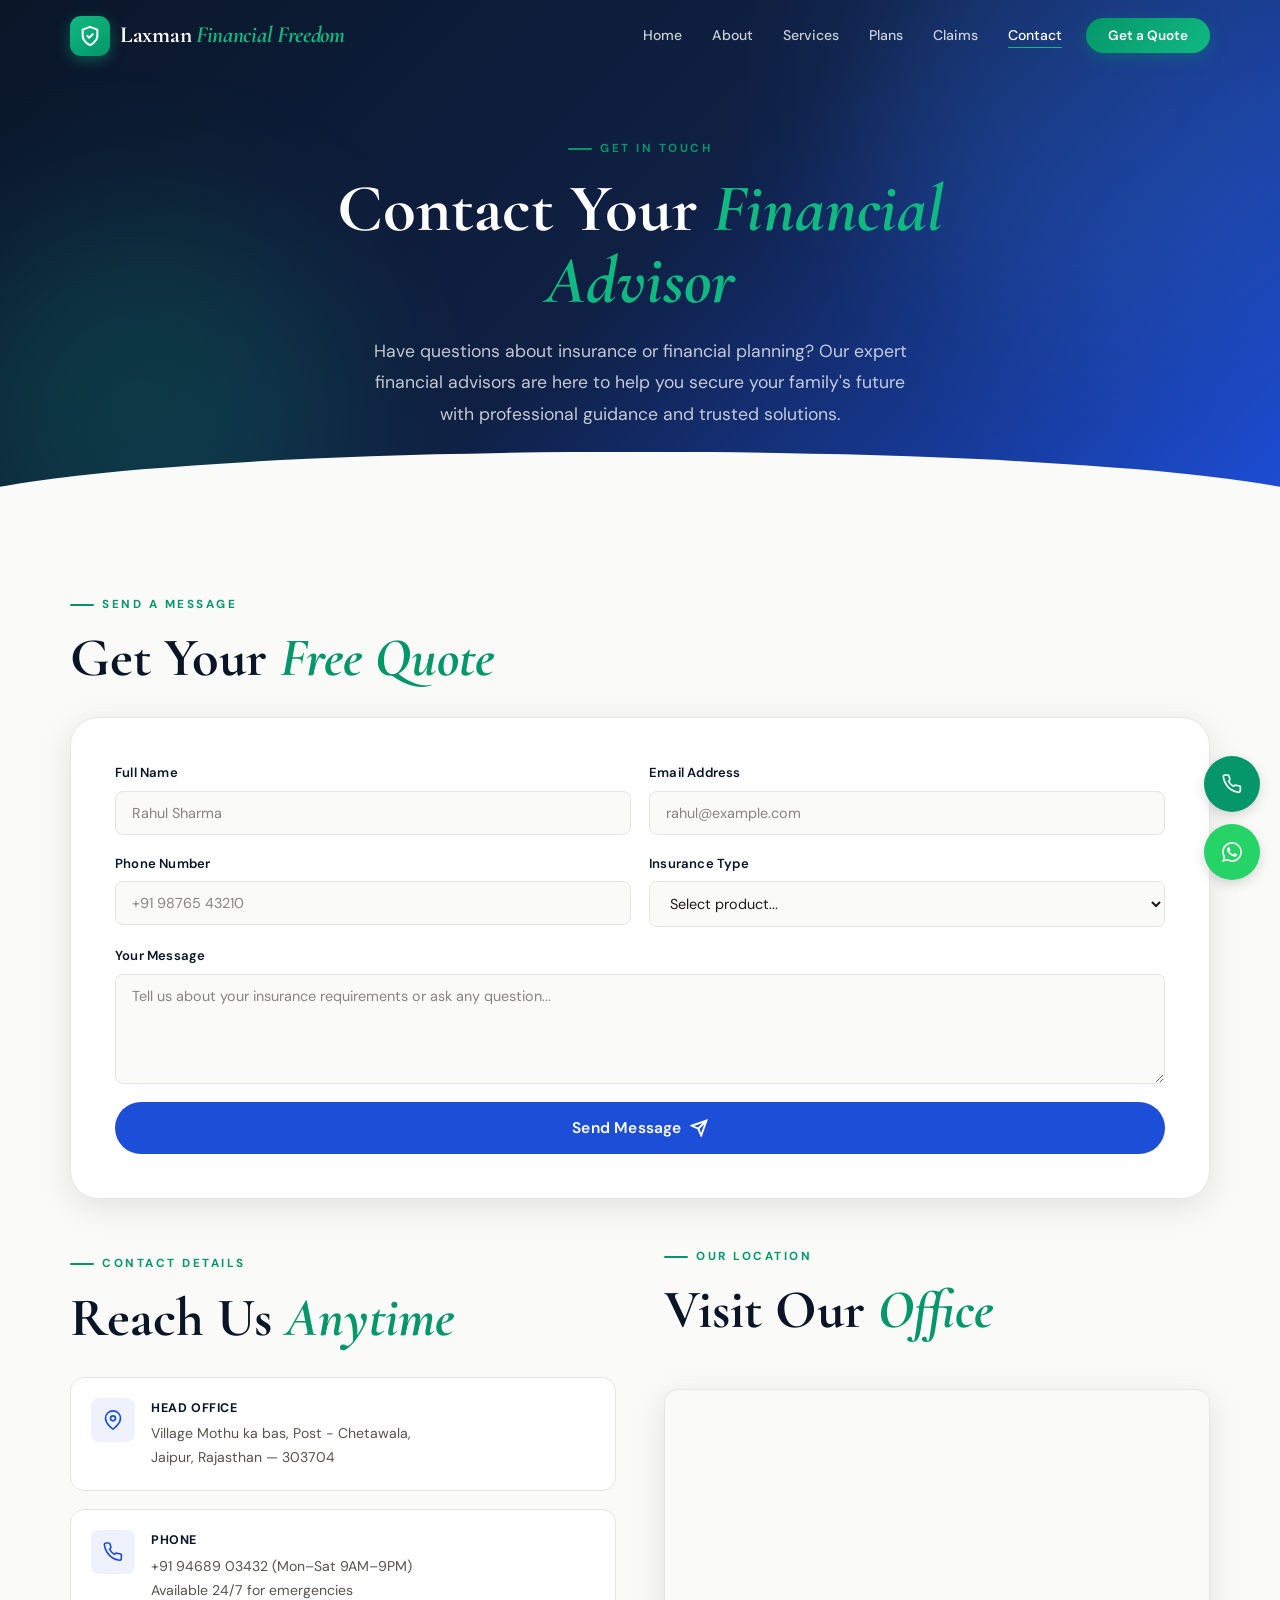
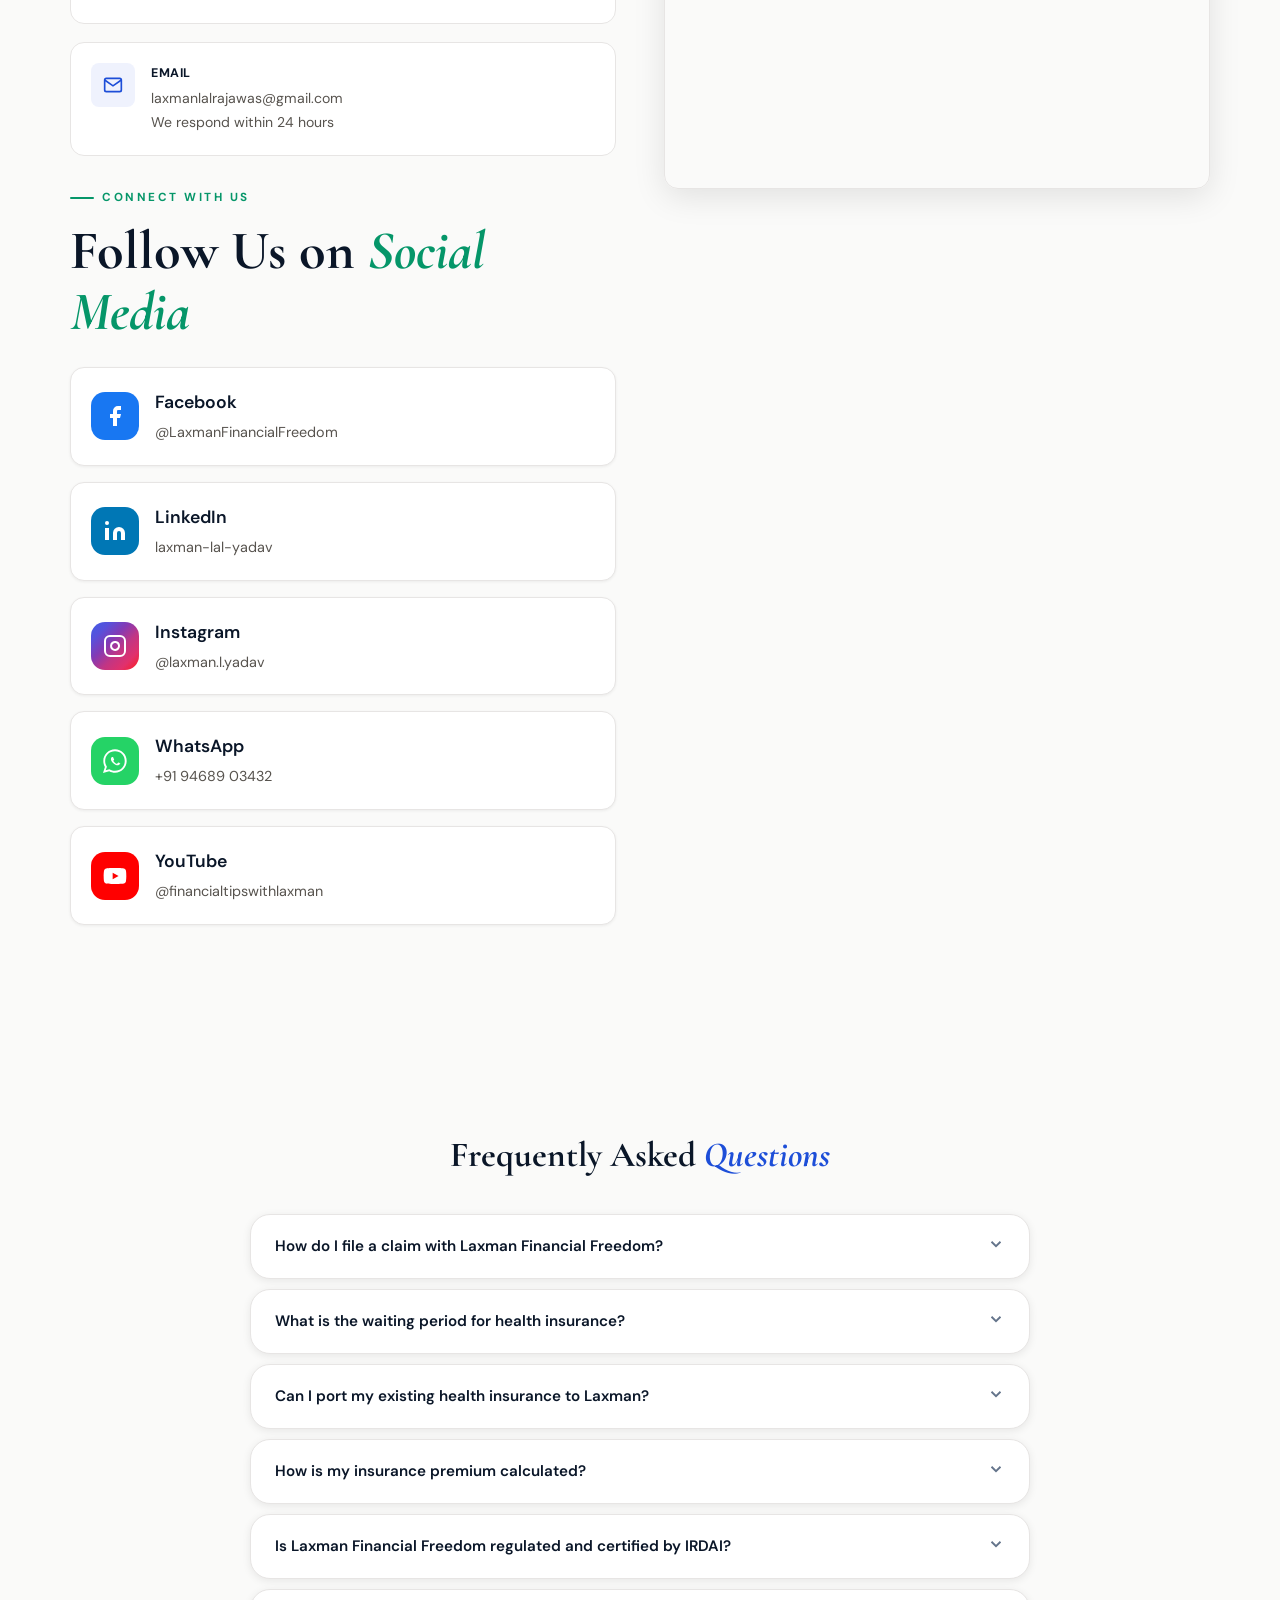
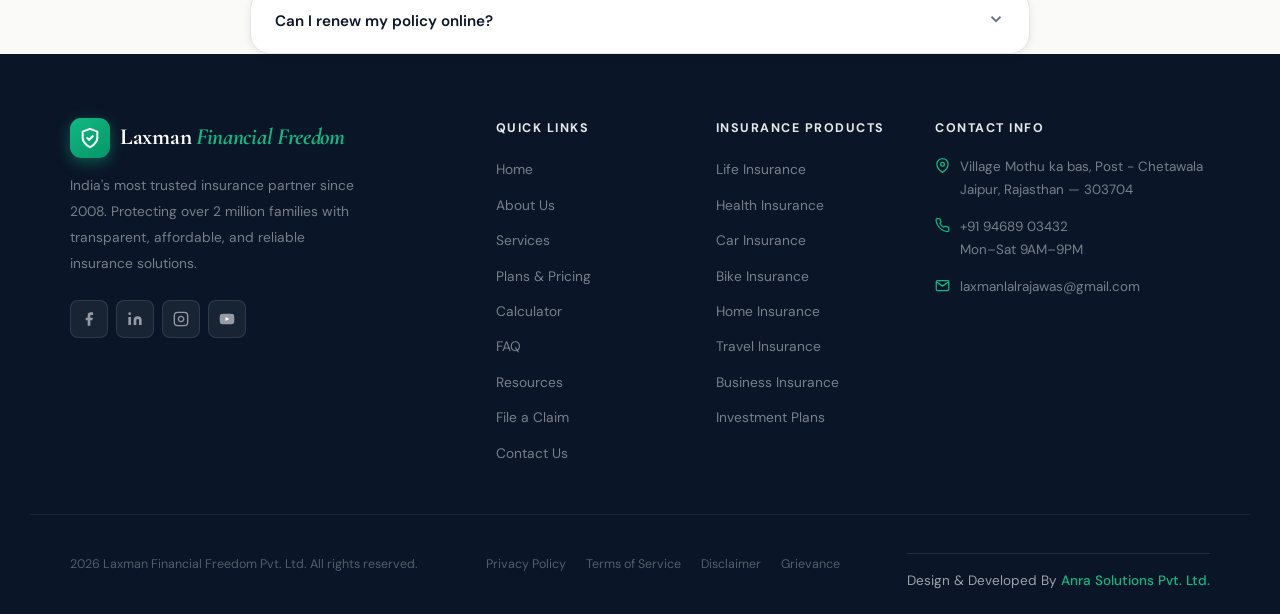
<file: contact.html>
<!DOCTYPE html>
<html lang="en">
<head>
  <meta charset="UTF-8"/><meta name="viewport" content="width=device-width, initial-scale=1.0"/>
  <title>Contact Financial Advisor - Get Expert Financial Planning Services | Laxman Financial Freedom</title>
  <meta name="description" content="Contact Laxman Financial Freedom for expert financial advice, insurance planning, LIC policy guidance, and comprehensive financial services. Your trusted financial advisor for family protection and wealth planning.">
  <meta name="keywords" content="contact financial advisor, financial planning consultation, insurance advisor contact, LIC policy advisor, financial consultant, financial advisor near me, financial planning services, investment advisor consultation">
  <link rel="preconnect" href="https://fonts.googleapis.com"/>
  <link href="https://fonts.googleapis.com/css2?family=Cormorant+Garamond:ital,wght@0,500;0,600;0,700;1,400;1,600&family=DM+Sans:opsz,wght@9..40,300;9..40,400;9..40,500;9..40,600;9..40,700&display=swap" rel="stylesheet"/>
  <link rel="stylesheet" href="css/style.css"/>
</head>
<body>
<nav class="navbar scrolled" id="navbar">
  <div class="nav-container">
    <a href="index.html" class="nav-logo"><span class="logo-shield"><svg viewBox="0 0 24 24" fill="none" stroke="#fff" stroke-width="2.2" stroke-linecap="round" stroke-linejoin="round"><path d="M12 22s8-4 8-10V5l-8-3-8 3v7c0 6 8 10 8 10z"/><polyline points="9 12 11 14 15 10"/></svg></span><span class="logo-name">Laxman<span> Financial Freedom</span></span></a>
    <ul class="nav-links" id="navLinks">
      <li><a href="index.html" class="nav-link">Home</a></li><li><a href="about.html" class="nav-link">About</a></li>
      <li><a href="services.html" class="nav-link">Services</a></li><li><a href="plans.html" class="nav-link">Plans</a></li>
      <li><a href="claims.html" class="nav-link">Claims</a></li><li><a href="contact.html" class="nav-link active">Contact</a></li>
      <li><a href="contact.html" class="nav-cta">Get a Quote</a></li>
    </ul>
    <button class="hamburger" id="hamburger"><span></span><span></span><span></span></button>
  </div>
</nav>

<section class="page-hero">
  <div class="page-hero-bg"><div class="mesh-blob mesh-blob-1"></div><div class="mesh-blob mesh-blob-2"></div></div>
  <div class="page-hero-content">
    <div class="section-label" data-reveal>Get in Touch</div>
    <h1 class="page-title" data-reveal>Contact Your <span class="accent">Financial Advisor</span></h1>
    <p class="page-subtitle" data-reveal>Have questions about insurance or financial planning? Our expert financial advisors are here to help you secure your family's future with professional guidance and trusted solutions.</p>
  </div>
</section>

<section class="section contact">
  <div class="container">
    <div class="contact-grid">
      <!-- FORM -->
      <div data-reveal-left>
        <div class="section-label">Send a Message</div>
        <h2 class="section-title" style="margin-bottom:28px">Get Your <span class="em">Free Quote</span></h2>
        <div class="contact-form-wrap">
          <form id="contactForm">
            <div class="form-row">
              <div class="form-group"><label class="form-label">Full Name</label><input type="text" class="form-control" placeholder="Rahul Sharma" required/></div>
              <div class="form-group"><label class="form-label">Email Address</label><input type="email" class="form-control" placeholder="rahul@example.com" required/></div>
            </div>
            <div class="form-row">
              <div class="form-group"><label class="form-label">Phone Number</label><input type="tel" class="form-control" placeholder="+91 98765 43210" required/></div>
              <div class="form-group"><label class="form-label">Insurance Type</label>
                <select class="form-control">
                  <option value="">Select product...</option>
                  <option>Life Insurance</option><option>Health Insurance</option>
                  <option>Car Insurance</option><option>Bike Insurance</option>
                  <option>Home Insurance</option><option>Travel Insurance</option>
                  <option>Business Insurance</option><option>Investment Plans</option>
                </select>
              </div>
            </div>
            <div class="form-group"><label class="form-label">Your Message</label><textarea class="form-control" rows="4" placeholder="Tell us about your insurance requirements or ask any question..."></textarea></div>
            <button type="submit" class="btn btn-primary btn-lg form-submit">
              Send Message
              <svg width="18" height="18" viewBox="0 0 24 24" fill="none" stroke="currentColor" stroke-width="2.5"><line x1="22" y1="2" x2="11" y2="13"/><polygon points="22 2 15 22 11 13 2 9 22 2"/></svg>
            </button>
          </form>
        </div>
      </div>

      <!-- INFO & SOCIAL MEDIA -->
      <div data-reveal-right>
        <div class="section-label">Contact Details</div>
        <h2 class="section-title" style="margin-bottom:28px">Reach Us <span class="em">Anytime</span></h2>
        <div class="contact-info-stack">
          <div class="ci-card">
            <div class="ci-icon"><svg width="20" height="20" viewBox="0 0 24 24" fill="none" stroke="currentColor" stroke-width="2"><path d="M21 10c0 7-9 13-9 13s-9-6-9-13a9 9 0 0 1 18 0z"/><circle cx="12" cy="10" r="3"/></svg></div>
            <div><div class="ci-label">Head Office</div><div class="ci-value">Village Mothu ka bas, Post - Chetawala,<br/>Jaipur, Rajasthan — 303704</div></div>
          </div>
          <div class="ci-card">
            <div class="ci-icon"><svg width="20" height="20" viewBox="0 0 24 24" fill="none" stroke="currentColor" stroke-width="2"><path d="M22 16.92v3a2 2 0 0 1-2.18 2 19.79 19.79 0 0 1-8.63-3.07A19.5 19.5 0 0 1 4.69 12a19.79 19.79 0 0 1-3.07-8.67A2 2 0 0 1 3.6 1.18h3a2 2 0 0 1 2 1.72c.127.96.361 1.903.7 2.81a2 2 0 0 1-.45 2.11L7.91 8.79a16 16 0 0 0 6 6l.91-.91a2 2 0 0 1 2.11-.45c.907.339 1.85.573 2.81.7A2 2 0 0 1 22 16.92z"/></svg></div>
            <div><div class="ci-label">Phone</div><div class="ci-value">+91 94689 03432 (Mon–Sat 9AM–9PM)<br/>Available 24/7 for emergencies</div></div>
          </div>
          <div class="ci-card">
            <div class="ci-icon"><svg width="20" height="20" viewBox="0 0 24 24" fill="none" stroke="currentColor" stroke-width="2"><path d="M4 4h16c1.1 0 2 .9 2 2v12c0 1.1-.9 2-2 2H4c-1.1 0-2-.9-2-2V6c0-1.1.9-2 2-2z"/><polyline points="22,6 12,13 2,6"/></svg></div>
            <div><div class="ci-label">Email</div><div class="ci-value">laxmanlalrajawas@gmail.com<br/>We respond within 24 hours</div></div>
          </div>
        </div>
        
        <!-- SOCIAL MEDIA LINKS -->
        <div class="section-label" style="margin-top:32px">Connect With Us</div>
        <h3 class="section-title" style="margin-bottom:24px">Follow Us on <span class="em">Social Media</span></h3>
        <div class="social-links-grid">
          <a href="https://www.facebook.com/p/Laxman-Financial-freedom-100092306474612/" class="social-link-card" target="_blank" rel="noopener noreferrer">
            <div class="social-icon facebook">
              <svg width="24" height="24" viewBox="0 0 24 24" fill="currentColor">
                <path d="M18 2h-3a5 5 0 0 0-5 5v3H7v4h3v8h4v-8h3l1-4h-4V7a1 1 0 0 1 1-1h3z"/>
              </svg>
            </div>
            <div class="social-info">
              <div class="social-name">Facebook</div>
              <div class="social-handle">@LaxmanFinancialFreedom</div>
            </div>
          </a>
          
          <a href="https://www.linkedin.com/in/laxman-lal-yadav-aa1679216/" class="social-link-card" target="_blank" rel="noopener noreferrer">
            <div class="social-icon linkedin">
              <svg width="24" height="24" viewBox="0 0 24 24" fill="currentColor">
                <path d="M16 8a6 6 0 0 1 6 6v7h-4v-7a2 2 0 0 0-4 0v7h-4v-7a6 6 0 0 1 6-6zM2 9h4v12H2z"/>
                <circle cx="4" cy="4" r="2"/>
              </svg>
            </div>
            <div class="social-info">
              <div class="social-name">LinkedIn</div>
              <div class="social-handle">laxman-lal-yadav</div>
            </div>
          </a>
          
          <a href="https://www.instagram.com/laxman.l.yadav/" class="social-link-card" target="_blank" rel="noopener noreferrer">
            <div class="social-icon instagram">
              <svg width="24" height="24" viewBox="0 0 24 24" fill="none" stroke="currentColor" stroke-width="2">
                <rect x="2" y="2" width="20" height="20" rx="5"/>
                <path d="M16 11.37A4 4 0 1 1 12.63 8 4 4 0 0 1 16 11.37z"/>
                <line x1="17.5" y1="6.5" x2="17.51" y2="6.5"/>
              </svg>
            </div>
            <div class="social-info">
              <div class="social-name">Instagram</div>
              <div class="social-handle">@laxman.l.yadav</div>
            </div>
          </a>
          <a href="https://wa.me/919468903432" class="social-link-card" target="_blank">
  
  <div class="social-icon whatsapp">
    <!-- WhatsApp Official Icon -->
    <svg xmlns="http://www.w3.org/2000/svg" viewBox="0 0 32 32" width="24" height="24" fill="currentColor">
      <path d="M16 .4C7.4.4.4 7.4.4 16c0 2.8.7 5.5 2.1 7.9L0 32l8.3-2.5c2.3 1.3 4.9 2 7.7 2 8.6 0 15.6-7 15.6-15.6S24.6.4 16 .4zm0 28.7c-2.5 0-4.9-.7-7-1.9l-.5-.3-4.9 1.5 1.6-4.8-.3-.5c-1.3-2.1-2-4.5-2-7C3 8.3 8.3 3 16 3s13 5.3 13 13-5.3 13-13 13zm7.2-9.8c-.4-.2-2.3-1.1-2.6-1.2-.3-.1-.5-.2-.7.2-.2.4-.8 1.2-1 1.4-.2.2-.4.2-.7.1-.3-.2-1.3-.5-2.5-1.6-.9-.8-1.6-1.8-1.8-2.1-.2-.3 0-.5.1-.7.1-.1.3-.4.5-.6.2-.2.2-.4.3-.6.1-.2 0-.5-.1-.7-.1-.2-.7-1.7-1-2.3-.3-.6-.6-.5-.7-.5h-.6c-.2 0-.5.1-.8.4-.3.3-1 1-1 2.5s1 2.9 1.1 3.1c.1.2 2 3.1 4.8 4.3.7.3 1.2.5 1.6.6.7.2 1.3.2 1.8.1.6-.1 2.3-.9 2.6-1.7.3-.8.3-1.5.2-1.7-.1-.2-.3-.3-.7-.5z"/>
    </svg>
  </div>

  <div class="social-info">
    <div class="social-name">WhatsApp</div>
    <div class="social-handle">+91 94689 03432</div>
  </div>

</a>


<a href="https://www.youtube.com/@financialtipswithlaxman/" class="social-link-card" target="_blank">

  <div class="social-icon youtube">
    <!-- YouTube Official Icon -->
    <svg xmlns="http://www.w3.org/2000/svg" viewBox="0 0 576 512" width="24" height="24" fill="currentColor">
      <path d="M549.7 124.1c-6.3-23.7-24.8-42.2-48.5-48.5C456.7 64 288 64 288 64S119.3 64 74.8 75.6c-23.7 6.3-42.2 24.8-48.5 48.5C16 168.7 16 256 16 256s0 87.3 10.3 131.9c6.3 23.7 24.8 42.2 48.5 48.5C119.3 448 288 448 288 448s168.7 0 213.2-11.6c23.7-6.3 42.2-24.8 48.5-48.5C560 343.3 560 256 560 256s0-87.3-10.3-131.9zM232 336V176l142 80-142 80z"/>
    </svg>
  </div>

  <div class="social-info">
    <div class="social-name">YouTube</div>
    <div class="social-handle">@financialtipswithlaxman</div>
  </div>

</a>
         
        </div>
      </div>
      
      <!-- MAP -->
      <div data-reveal-right class="map-section">
        <div class="section-label">Our Location</div>
        <h2 class="section-title" style="margin-bottom:28px">Visit Our <span class="em">Office</span></h2>
        <div class="map-box">
          <iframe src="https://www.google.com/maps/embed?pb=!1m18!1m12!1m3!1d3558.6769!2d75.7873!3d26.9124!2m3!1f0!2f0!3f0!3m2!1i1024!2i768!4f13.1!3m3!1m2!1s0x396db3e8f5f5f5f5%3A0x5f5f5f5f5f5f5f5!2sMothu%20ka%20Bas%2C%20Jaipur!5e0!3m2!1sen!2sin!4v1699999999999!5m2!1sen!2sin" allowfullscreen="" loading="lazy" title="Laxman Financial Freedom Office - Jaipur"></iframe>
        </div>
      </div>
    </div>
  </div>
</section>

<!-- FAQ -->
    <div class="faq-section" data-reveal>
      <h3 class="faq-heading">Frequently Asked <span style="color:var(--royal);font-style:italic">Questions</span></h3>
      <div class="faq-list" id="faqList">
        <div class="faq-item">
          <button class="faq-q">How do I file a claim with Laxman Financial Freedom?<span class="faq-chevron"><svg width="18" height="18" viewBox="0 0 24 24" fill="none" stroke="currentColor" stroke-width="2.5"><path d="M6 9l6 6 6-6"/></svg></span></button>
          <div class="faq-a"><p>Log in to your Laxman Financial Freedom account, go to "My Claims", select the relevant policy, fill the claim form, and upload the required documents. Our team acknowledges your claim within 24 hours and completes verification within 3 business days. You receive SMS updates at every stage.</p></div>
        </div>
        <div class="faq-item">
          <button class="faq-q">What is the waiting period for health insurance?<span class="faq-chevron"><svg width="18" height="18" viewBox="0 0 24 24" fill="none" stroke="currentColor" stroke-width="2.5"><path d="M6 9l6 6 6-6"/></svg></span></button>
          <div class="faq-a"><p>A general waiting period of 30 days applies for all illnesses except accidents. Pre-existing conditions have a 2–4 year waiting period depending on your plan. Maternity benefits require 9 months of coverage. All waiting periods are clearly stated in your policy document.</p></div>
        </div>
        <div class="faq-item">
          <button class="faq-q">Can I port my existing health insurance to Laxman?<span class="faq-chevron"><svg width="18" height="18" viewBox="0 0 24 24" fill="none" stroke="currentColor" stroke-width="2.5"><path d="M6 9l6 6 6-6"/></svg></span></button>
          <div class="faq-a"><p>Yes! IRDAI regulations allow you to port your health insurance without losing your no-claim bonus or accumulated waiting period credits. Contact us at least 45 days before your current policy's renewal date and our advisors will guide you through a seamless porting process.</p></div>
        </div>
        <div class="faq-item">
          <button class="faq-q">How is my insurance premium calculated?<span class="faq-chevron"><svg width="18" height="18" viewBox="0 0 24 24" fill="none" stroke="currentColor" stroke-width="2.5"><path d="M6 9l6 6 6-6"/></svg></span></button>
          <div class="faq-a"><p>Premiums are based on your age, health status, sum insured, policy term, and selected add-ons. For life insurance, lifestyle factors like smoking status and occupation also play a role. Use our free online calculator or speak to an advisor for a personalised quote with no commitment.</p></div>
        </div>
        <div class="faq-item">
          <button class="faq-q">Is Laxman Financial Freedom regulated and certified by IRDAI?<span class="faq-chevron"><svg width="18" height="18" viewBox="0 0 24 24" fill="none" stroke="currentColor" stroke-width="2.5"><path d="M6 9l6 6 6-6"/></svg></span></button>
          <div class="faq-a"><p>Yes, absolutely. Laxman Financial Freedom is fully licensed and regulated by the Insurance Regulatory and Development Authority of India (IRDAI). Our registration number is IRDA/REG/2008/456. We adhere strictly to all IRDAI guidelines and undergo annual audits to ensure your interests are protected.</p></div>
        </div>
        <div class="faq-item">
          <button class="faq-q">Can I renew my policy online?<span class="faq-chevron"><svg width="18" height="18" viewBox="0 0 24 24" fill="none" stroke="currentColor" stroke-width="2.5"><path d="M6 9l6 6 6-6"/></svg></span></button>
          <div class="faq-a"><p>Yes, all policies can be renewed online in under 3 minutes. Log into your account, go to "Renew Policy", review your existing coverage, make any changes you need, and complete payment. You'll receive a renewed policy document via email instantly. No paperwork or branch visit required.</p></div>
        </div>
      </div>
    </div>
  </div>
</section>

<footer class="footer">
  <div class="footer-top">
    <div class="footer-brand">
      <a href="index.html" class="nav-logo" style="margin-bottom:14px;display:inline-flex">
        <span class="logo-shield"><svg viewBox="0 0 24 24" fill="none" stroke="#fff" stroke-width="2.2" stroke-linecap="round" stroke-linejoin="round"><path d="M12 22s8-4 8-10V5l-8-3-8 3v7c0 6 8 10 8 10z"/><polyline points="9 12 11 14 15 10"/></svg></span>
        <span class="logo-name">Laxman<span> Financial Freedom</span></span>
      </a>
      <p class="footer-desc">India's most trusted insurance partner since 2008. Protecting over 2 million families with transparent, affordable, and reliable insurance solutions.</p>
      <div class="footer-socials">
        <a href="https://www.facebook.com/p/Laxman-Financial-freedom-100092306474612/" class="social-btn" aria-label="Facebook"><svg width="16" height="16" viewBox="0 0 24 24" fill="currentColor"><path d="M18 2h-3a5 5 0 0 0-5 5v3H7v4h3v8h4v-8h3l1-4h-4V7a1 1 0 0 1 1-1h3z"/></svg></a>
        <a href="https://www.linkedin.com/in/laxman-lal-yadav-aa1679216/" class="social-btn" aria-label="LinkedIn"><svg width="16" height="16" viewBox="0 0 24 24" fill="currentColor"><path d="M16 8a6 6 0 0 1 6 6v7h-4v-7a2 2 0 0 0-4 0v7h-4v-7a6 6 0 0 1 6-6zM2 9h4v12H2z"/><circle cx="4" cy="4" r="2"/></svg></a>
        <a href="https://www.instagram.com/laxman.l.yadav/" class="social-btn" aria-label="Instagram"><svg width="16" height="16" viewBox="0 0 24 24" fill="none" stroke="currentColor" stroke-width="2"><rect x="2" y="2" width="20" height="20" rx="5"/><path d="M16 11.37A4 4 0 1 1 12.63 8 4 4 0 0 1 16 11.37z"/><line x1="17.5" y1="6.5" x2="17.51" y2="6.5"/></svg></a>
        <a href="https://www.youtube.com/@financialtipswithlaxman/" class="social-btn" aria-label="YouTube"><svg width="16" height="16" viewBox="0 0 24 24" fill="currentColor"><path d="M22.54 6.42a2.78 2.78 0 0 0-1.95-1.96C18.88 4 12 4 12 4s-6.88 0-8.59.46a2.78 2.78 0 0 0-1.95 1.96A29 29 0 0 0 1 12a29 29 0 0 0 .46 5.58A2.78 2.78 0 0 0 3.41 19.6C5.12 20 12 20 12 20s6.88 0 8.59-.46a2.78 2.78 0 0 0 1.96-1.95A29 29 0 0 0 23 12a29 29 0 0 0-.46-5.58z"/><polygon points="9.75 15.02 15.5 12 9.75 8.98 9.75 15.02" fill="white"/></svg></a>
      </div>
    </div>
    <div class="footer-col">
      <h5>Quick Links</h5>
      <ul>
        <li><a href="index.html">Home</a></li>
        <li><a href="about.html">About Us</a></li>
        <li><a href="services.html">Services</a></li>
        <li><a href="plans.html">Plans & Pricing</a></li>
        <li><a href="#calculator">Calculator</a></li>
        <li><a href="#faq">FAQ</a></li>
        <li><a href="#resources">Resources</a></li>
        <li><a href="claims.html">File a Claim</a></li>
        <li><a href="contact.html">Contact Us</a></li>
      </ul>
    </div>
    <div class="footer-col">
      <h5>Insurance Products</h5>
      <ul>
        <li><a href="services.html">Life Insurance</a></li>
        <li><a href="services.html">Health Insurance</a></li>
        <li><a href="services.html">Car Insurance</a></li>
        <li><a href="services.html">Bike Insurance</a></li>
        <li><a href="services.html">Home Insurance</a></li>
        <li><a href="services.html">Travel Insurance</a></li>
        <li><a href="services.html">Business Insurance</a></li>
        <li><a href="services.html">Investment Plans</a></li>
      </ul>
    </div>
    <div class="footer-col">
      <h5>Contact Info</h5>
      <div class="footer-contact-li">
        <svg width="15" height="15" viewBox="0 0 24 24" fill="none" stroke="currentColor" stroke-width="2"><path d="M21 10c0 7-9 13-9 13s-9-6-9-13a9 9 0 0 1 18 0z"/><circle cx="12" cy="10" r="3"/></svg>
        <p>Village Mothu ka bas, Post - Chetawala<br/>Jaipur, Rajasthan — 303704</p>
      </div>
      <div class="footer-contact-li">
        <svg width="15" height="15" viewBox="0 0 24 24" fill="none" stroke="currentColor" stroke-width="2"><path d="M22 16.92v3a2 2 0 0 1-2.18 2 19.79 19.79 0 0 1-8.63-3.07A19.5 19.5 0 0 1 4.69 12a19.79 19.79 0 0 1-3.07-8.67A2 2 0 0 1 3.6 1.18h3a2 2 0 0 1 2 1.72c.127.96.361 1.903.7 2.81a2 2 0 0 1-.45 2.11L7.91 8.79a16 16 0 0 0 6 6l.91-.91a2 2 0 0 1 2.11-.45c.907.339 1.85.573 2.81.7A2 2 0 0 1 22 16.92z"/></svg>
        <p>+91 94689 03432<br/>Mon–Sat 9AM–9PM</p>
      </div>
      <div class="footer-contact-li">
        <svg width="15" height="15" viewBox="0 0 24 24" fill="none" stroke="currentColor" stroke-width="2"><path d="M4 4h16c1.1 0 2 .9 2 2v12c0 1.1-.9 2-2 2H4c-1.1 0-2-.9-2-2V6c0-1.1.9-2 2-2z"/><polyline points="22,6 12,13 2,6"/></svg>
        <p>laxmanlalrajawas@gmail.com</p>
      </div>
    </div>
  </div>
  <div class="footer-bottom">
    <p class="footer-copy">2026 Laxman Financial Freedom Pvt. Ltd. All rights reserved. </p>
    <div class="footer-links">
      <a href="#">Privacy Policy</a>
      <a href="#">Terms of Service</a>
      <a href="#">Disclaimer</a>
      <a href="#">Grievance</a>
    </div>
    <div class="footer-developer">
      <p>Design & Developed By <a href="https://anrasolutions.com/" target="_blank" rel="noopener noreferrer" class="developer-link">Anra Solutions Pvt. Ltd.</a></p>
    </div>
  </div>
</footer>

<button class="scroll-top" id="scrollTop" aria-label="Back to top">
  <svg width="18" height="18" viewBox="0 0 24 24" fill="none" stroke="currentColor" stroke-width="2.5"><path d="M18 15l-6-6-6 6"/></svg>
</button>

<!-- FLOATING CALL & WHATSAPP BUTTONS -->
<div class="floating-buttons">
  <a href="tel:+919468903432" class="floating-btn call-btn" aria-label="Call us">
    <svg width="20" height="20" viewBox="0 0 24 24" fill="none" stroke="currentColor" stroke-width="2">
      <path d="M22 16.92v3a2 2 0 0 1-2.18 2 19.79 19.79 0 0 1-8.63-3.07A19.5 19.5 0 0 1 4.69 12a19.79 19.79 0 0 1-3.07-8.67A2 2 0 0 1 3.6 1.18h3a2 2 0 0 1 2 1.72c.127.96.361 1.903.7 2.81a2 2 0 0 1-.45 2.11L7.91 8.79a16 16 0 0 0 6 6l.91-.91a2 2 0 0 1 2.11-.45c.907.339 1.85.573 2.81.7A2 2 0 0 1 22 16.92z"/>
    </svg>
  </a>
  <a href="https://wa.me/919468903432" target="_blank" rel="noopener noreferrer" class="floating-btn whatsapp-btn" aria-label="Chat on WhatsApp">
    <svg width="20" height="20" viewBox="0 0 24 24" fill="currentColor">
      <path d="M17.472 14.382c-.297-.149-1.758-.867-2.03-.967-.273-.099-.471-.149-.67.15-.197.297-.767.966-.94 1.164-.173.199-.347.223-.644.075-.297-.15-1.255-.463-2.39-1.475-.883-.788-1.48-1.761-1.653-2.059-.173-.297-.018-.458.13-.606.134-.133.298-.347.446-.52.149-.174.198-.298.298-.497.099-.198.05-.371-.025-.52-.075-.149-.669-1.612-.916-2.207-.242-.579-.487-.5-.669-.51-.173-.008-.371-.01-.57-.01-.198 0-.52.074-.792.372-.272.297-1.04 1.016-1.04 2.479 0 1.462 1.065 2.875 1.213 3.074.149.198 2.096 3.2 5.077 4.487.709.306 1.262.489 1.694.625.712.227 1.36.195 1.871.118.571-.085 1.758-.719 2.006-1.413.248-.694.248-1.289.173-1.413-.074-.124-.272-.198-.57-.347m-5.421 7.403h-.004a9.87 9.87 0 01-5.031-1.378l-.361-.214-3.741.982.998-3.648-.235-.374a9.86 9.86 0 01-1.51-5.26c.001-5.45 4.436-9.884 9.888-9.884 2.64 0 5.122 1.03 6.988 2.898a9.825 9.825 0 012.893 6.994c-.003 5.45-4.437 9.884-9.885 9.884m8.413-18.297A11.815 11.815 0 0012.05 0C5.495 0 .16 5.335.157 11.892c0 2.096.547 4.142 1.588 5.945L.057 24l6.305-1.654a11.882 11.882 0 005.683 1.448h.005c6.554 0 11.89-5.335 11.893-11.893A11.821 11.821 0 0020.465 3.488"/>
    </svg>
  </a>
</div>
<button class="scroll-top" id="scrollTop"><svg width="18" height="18" viewBox="0 0 24 24" fill="none" stroke="currentColor" stroke-width="2.5"><path d="M18 15l-6-6-6 6"/></svg></button>
<script src="js/main.js"></script>
</body>
</html>
</file>
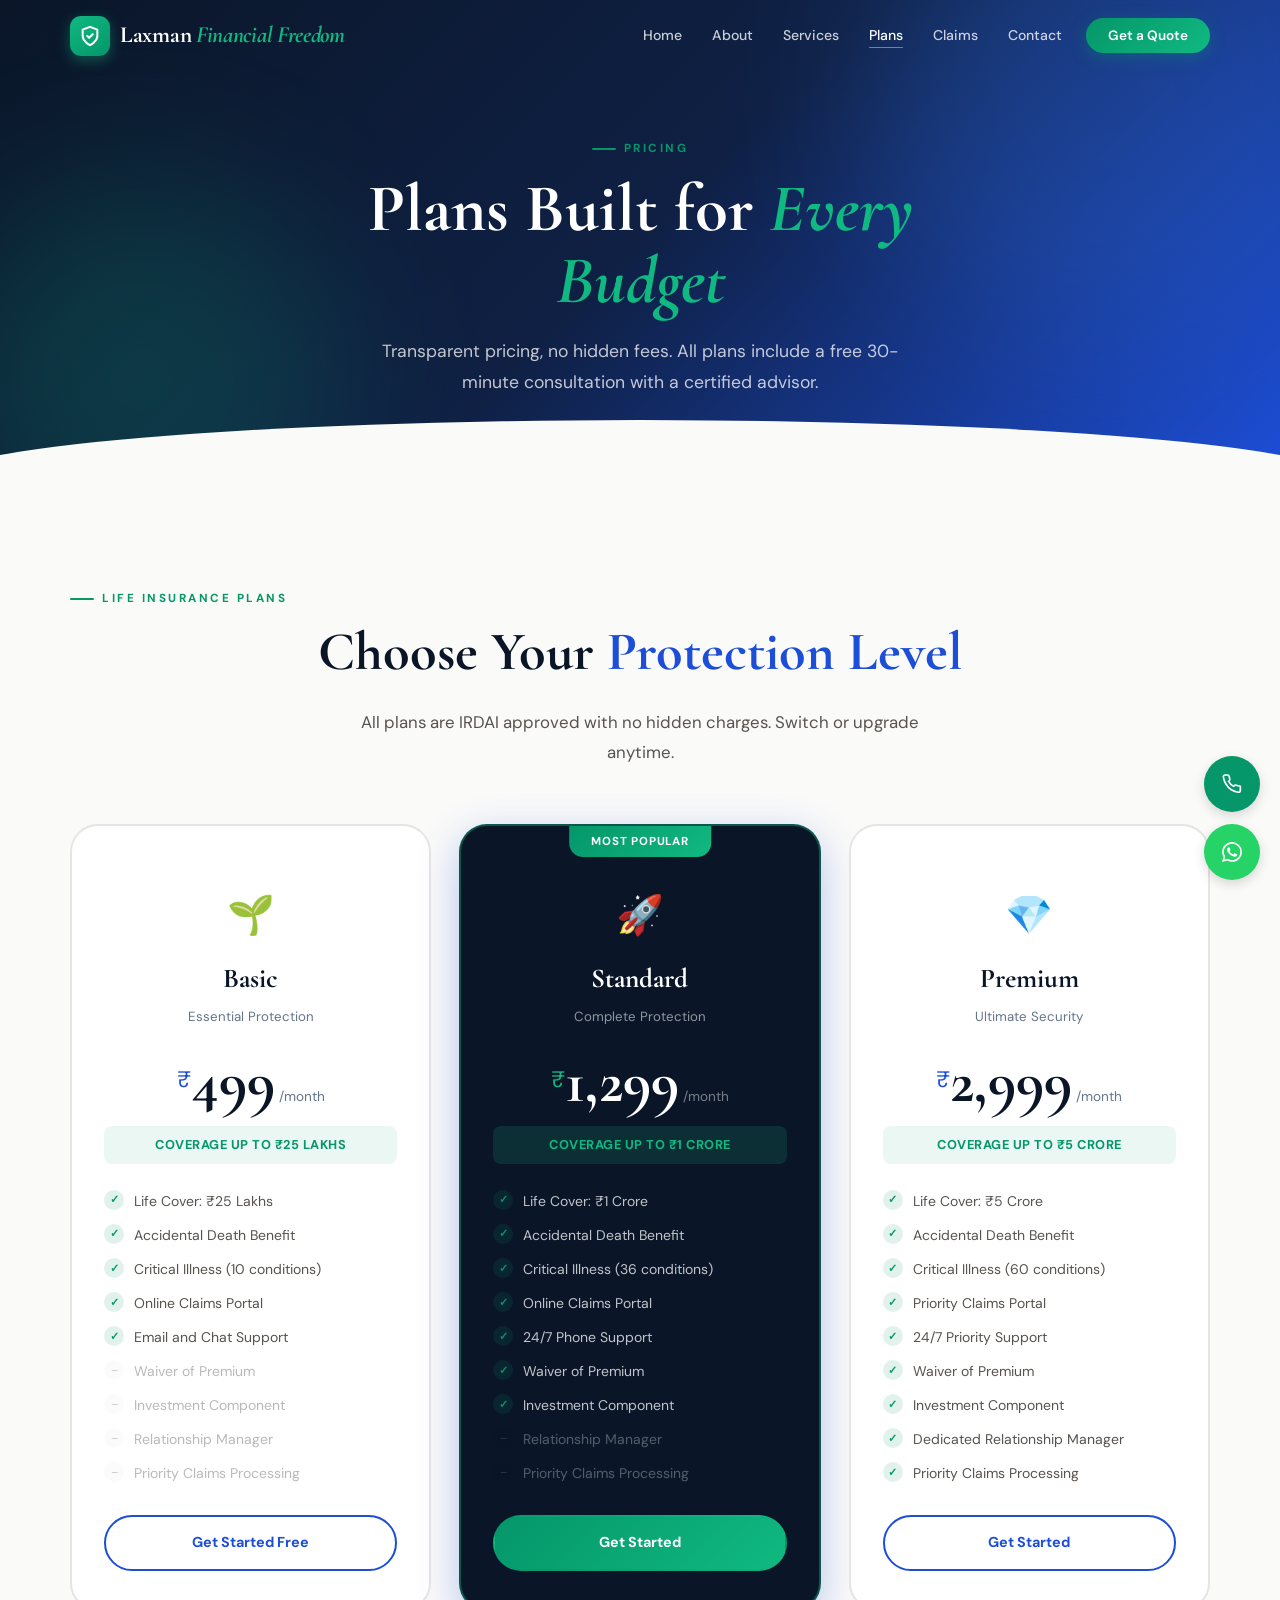
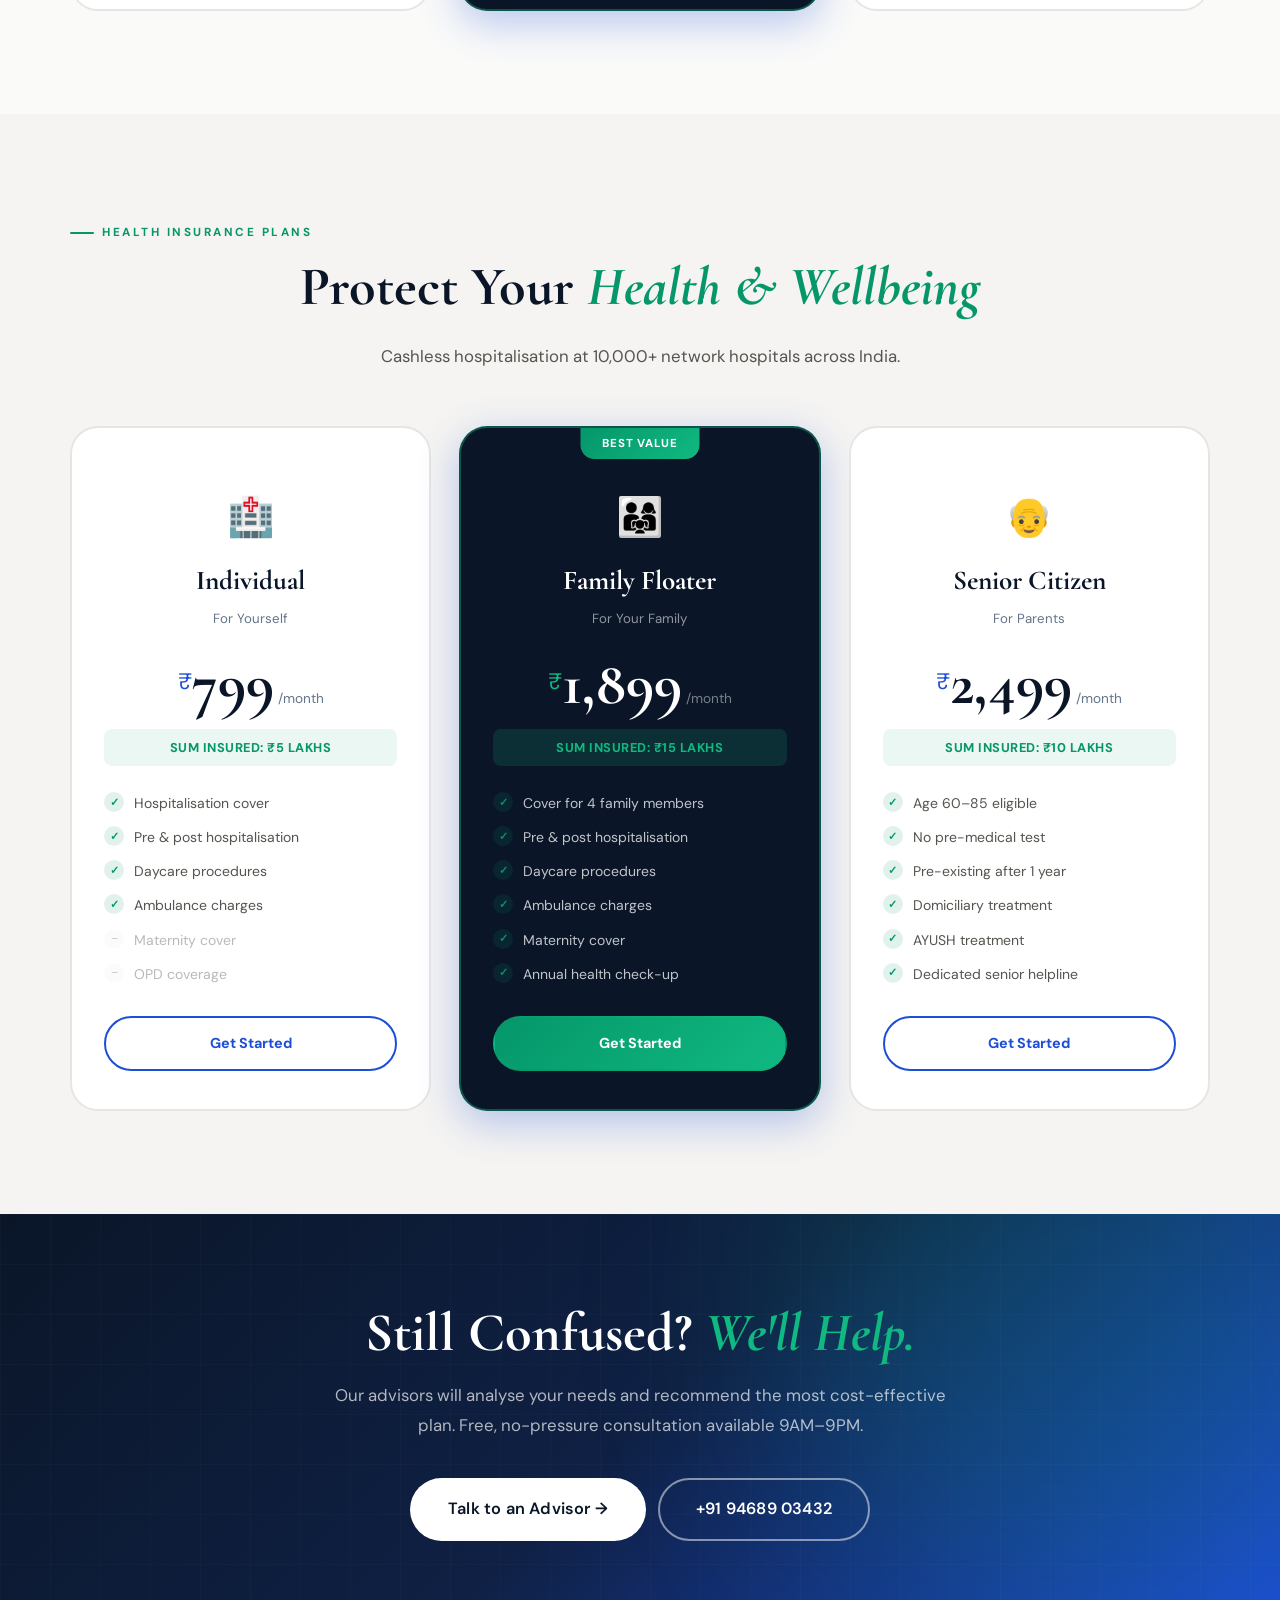
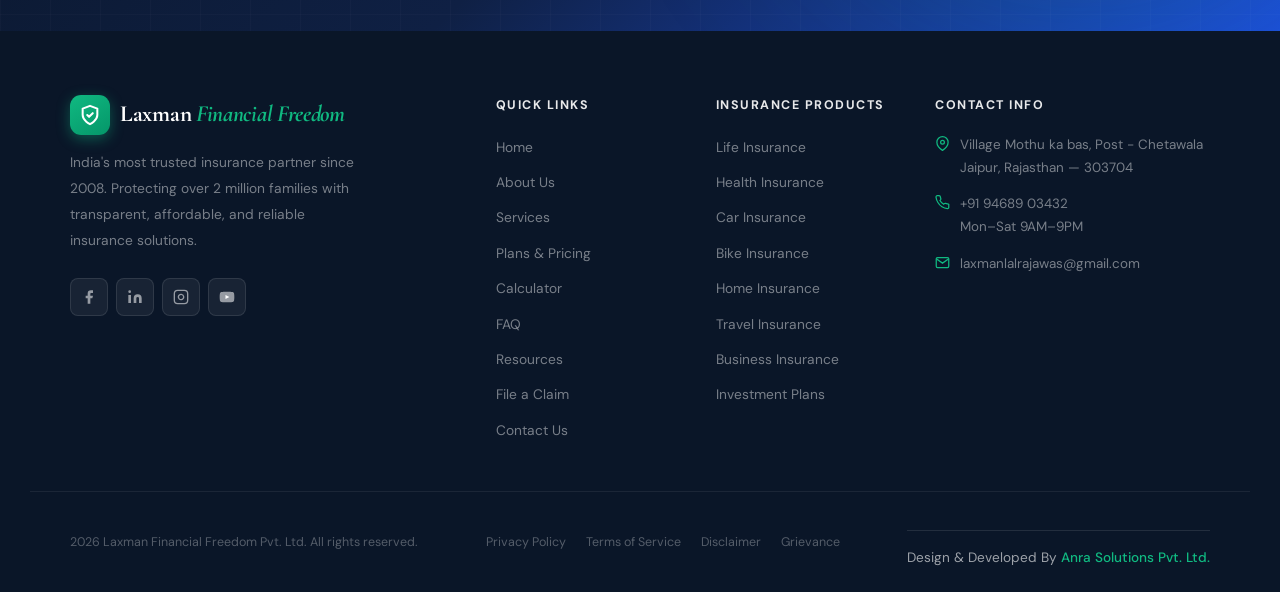
<file: plans.html>
<!DOCTYPE html>
<html lang="en">
<head>
  <meta charset="UTF-8"/><meta name="viewport" content="width=device-width, initial-scale=1.0"/>
  <title>Insurance Plans & Pricing - Life Insurance, Health Insurance, LIC Policies | Laxman Financial Freedom</title>
  <meta name="description" content="Compare and choose from comprehensive insurance plans including life insurance, health insurance, car insurance, and LIC policies. Best financial advisor services for affordable insurance solutions.">
  <meta name="keywords" content="insurance plans, life insurance plans, health insurance plans, LIC policies, insurance pricing, financial advisor, insurance consultant, affordable insurance, family insurance plans">
  <link rel="preconnect" href="https://fonts.googleapis.com"/>
  <link href="https://fonts.googleapis.com/css2?family=Cormorant+Garamond:ital,wght@0,500;0,600;0,700;1,400;1,600&family=DM+Sans:opsz,wght@9..40,300;9..40,400;9..40,500;9..40,600;9..40,700&display=swap" rel="stylesheet"/>
  <link rel="stylesheet" href="css/style.css"/>
</head>
<body>
<nav class="navbar scrolled" id="navbar">
  <div class="nav-container">
    <a href="index.html" class="nav-logo"><span class="logo-shield"><svg viewBox="0 0 24 24" fill="none" stroke="#fff" stroke-width="2.2" stroke-linecap="round" stroke-linejoin="round"><path d="M12 22s8-4 8-10V5l-8-3-8 3v7c0 6 8 10 8 10z"/><polyline points="9 12 11 14 15 10"/></svg></span><span class="logo-name">Laxman<span> Financial Freedom</span></span></a>
    <ul class="nav-links" id="navLinks">
      <li><a href="index.html" class="nav-link">Home</a></li><li><a href="about.html" class="nav-link">About</a></li>
      <li><a href="services.html" class="nav-link">Services</a></li><li><a href="plans.html" class="nav-link active">Plans</a></li>
      <li><a href="claims.html" class="nav-link">Claims</a></li><li><a href="contact.html" class="nav-link">Contact</a></li>
      <li><a href="contact.html" class="nav-cta">Get a Quote</a></li>
    </ul>
    <button class="hamburger" id="hamburger"><span></span><span></span><span></span></button>
  </div>
</nav>

<section class="page-hero">
  <div class="page-hero-bg"><div class="mesh-blob mesh-blob-1"></div><div class="mesh-blob mesh-blob-2"></div></div>
  <div class="page-hero-content">
    <div class="section-label" data-reveal>Pricing</div>
    <h1 class="page-title" data-reveal>Plans Built for <span class="accent">Every Budget</span></h1>
    <p class="page-subtitle" data-reveal>Transparent pricing, no hidden fees. All plans include a free 30-minute consultation with a certified advisor.</p>
  </div>
</section>

<section class="section plans" style="background:var(--cream)">
  <div class="container">
    <div class="section-label" data-reveal>Life Insurance Plans</div>
    <h2 class="section-title text-center" data-reveal>Choose Your <span class="accent">Protection Level</span></h2>
    <p class="section-sub text-center" data-reveal>All plans are IRDAI approved with no hidden charges. Switch or upgrade anytime.</p>
    <div class="plans-grid">
      <div class="plan-card" data-reveal>
        <div class="plan-header"><div class="plan-emoji">🌱</div><div class="plan-name">Basic</div><div class="plan-tagline">Essential Protection</div></div>
        <div class="plan-price"><span class="plan-price-currency">₹</span><span class="plan-price-num">499</span><span class="plan-price-period">/month</span></div>
        <div class="plan-coverage">Coverage up to ₹25 Lakhs</div>
        <ul class="plan-features">
          <li class="plan-feat plan-feat-yes">Life Cover: ₹25 Lakhs</li>
          <li class="plan-feat plan-feat-yes">Accidental Death Benefit</li>
          <li class="plan-feat plan-feat-yes">Critical Illness (10 conditions)</li>
          <li class="plan-feat plan-feat-yes">Online Claims Portal</li>
          <li class="plan-feat plan-feat-yes">Email and Chat Support</li>
          <li class="plan-feat plan-feat-no">Waiver of Premium</li>
          <li class="plan-feat plan-feat-no">Investment Component</li>
          <li class="plan-feat plan-feat-no">Relationship Manager</li>
          <li class="plan-feat plan-feat-no">Priority Claims Processing</li>
        </ul>
        <a href="contact.html" class="plan-btn plan-btn-default">Get Started Free</a>
      </div>
      <div class="plan-card plan-featured" data-reveal>
        <div class="plan-badge">Most Popular</div>
        <div class="plan-header"><div class="plan-emoji">🚀</div><div class="plan-name">Standard</div><div class="plan-tagline">Complete Protection</div></div>
        <div class="plan-price"><span class="plan-price-currency">₹</span><span class="plan-price-num">1,299</span><span class="plan-price-period">/month</span></div>
        <div class="plan-coverage">Coverage up to ₹1 Crore</div>
        <ul class="plan-features">
          <li class="plan-feat plan-feat-yes">Life Cover: ₹1 Crore</li>
          <li class="plan-feat plan-feat-yes">Accidental Death Benefit</li>
          <li class="plan-feat plan-feat-yes">Critical Illness (36 conditions)</li>
          <li class="plan-feat plan-feat-yes">Online Claims Portal</li>
          <li class="plan-feat plan-feat-yes">24/7 Phone Support</li>
          <li class="plan-feat plan-feat-yes">Waiver of Premium</li>
          <li class="plan-feat plan-feat-yes">Investment Component</li>
          <li class="plan-feat plan-feat-no">Relationship Manager</li>
          <li class="plan-feat plan-feat-no">Priority Claims Processing</li>
        </ul>
        <a href="contact.html" class="plan-btn plan-btn-featured">Get Started</a>
      </div>
      <div class="plan-card" data-reveal>
        <div class="plan-header"><div class="plan-emoji">💎</div><div class="plan-name">Premium</div><div class="plan-tagline">Ultimate Security</div></div>
        <div class="plan-price"><span class="plan-price-currency">₹</span><span class="plan-price-num">2,999</span><span class="plan-price-period">/month</span></div>
        <div class="plan-coverage">Coverage up to ₹5 Crore</div>
        <ul class="plan-features">
          <li class="plan-feat plan-feat-yes">Life Cover: ₹5 Crore</li>
          <li class="plan-feat plan-feat-yes">Accidental Death Benefit</li>
          <li class="plan-feat plan-feat-yes">Critical Illness (60 conditions)</li>
          <li class="plan-feat plan-feat-yes">Priority Claims Portal</li>
          <li class="plan-feat plan-feat-yes">24/7 Priority Support</li>
          <li class="plan-feat plan-feat-yes">Waiver of Premium</li>
          <li class="plan-feat plan-feat-yes">Investment Component</li>
          <li class="plan-feat plan-feat-yes">Dedicated Relationship Manager</li>
          <li class="plan-feat plan-feat-yes">Priority Claims Processing</li>
        </ul>
        <a href="contact.html" class="plan-btn plan-btn-default">Get Started</a>
      </div>
    </div>
  </div>
</section>

<!-- HEALTH PLANS -->
<section class="section" style="background:var(--stone)">
  <div class="container">
    <div class="section-label" data-reveal>Health Insurance Plans</div>
    <h2 class="section-title text-center" data-reveal>Protect Your <span class="em">Health & Wellbeing</span></h2>
    <p class="section-sub text-center" data-reveal>Cashless hospitalisation at 10,000+ network hospitals across India.</p>
    <div class="plans-grid">
      <div class="plan-card" data-reveal>
        <div class="plan-header"><div class="plan-emoji">🏥</div><div class="plan-name">Individual</div><div class="plan-tagline">For Yourself</div></div>
        <div class="plan-price"><span class="plan-price-currency">₹</span><span class="plan-price-num">799</span><span class="plan-price-period">/month</span></div>
        <div class="plan-coverage">Sum Insured: ₹5 Lakhs</div>
        <ul class="plan-features">
          <li class="plan-feat plan-feat-yes">Hospitalisation cover</li>
          <li class="plan-feat plan-feat-yes">Pre & post hospitalisation</li>
          <li class="plan-feat plan-feat-yes">Daycare procedures</li>
          <li class="plan-feat plan-feat-yes">Ambulance charges</li>
          <li class="plan-feat plan-feat-no">Maternity cover</li>
          <li class="plan-feat plan-feat-no">OPD coverage</li>
        </ul>
        <a href="contact.html" class="plan-btn plan-btn-default">Get Started</a>
      </div>
      <div class="plan-card plan-featured" data-reveal>
        <div class="plan-badge">Best Value</div>
        <div class="plan-header"><div class="plan-emoji">👨‍👩‍👧</div><div class="plan-name">Family Floater</div><div class="plan-tagline">For Your Family</div></div>
        <div class="plan-price"><span class="plan-price-currency">₹</span><span class="plan-price-num">1,899</span><span class="plan-price-period">/month</span></div>
        <div class="plan-coverage">Sum Insured: ₹15 Lakhs</div>
        <ul class="plan-features">
          <li class="plan-feat plan-feat-yes">Cover for 4 family members</li>
          <li class="plan-feat plan-feat-yes">Pre & post hospitalisation</li>
          <li class="plan-feat plan-feat-yes">Daycare procedures</li>
          <li class="plan-feat plan-feat-yes">Ambulance charges</li>
          <li class="plan-feat plan-feat-yes">Maternity cover</li>
          <li class="plan-feat plan-feat-yes">Annual health check-up</li>
        </ul>
        <a href="contact.html" class="plan-btn plan-btn-featured">Get Started</a>
      </div>
      <div class="plan-card" data-reveal>
        <div class="plan-header"><div class="plan-emoji">👴</div><div class="plan-name">Senior Citizen</div><div class="plan-tagline">For Parents</div></div>
        <div class="plan-price"><span class="plan-price-currency">₹</span><span class="plan-price-num">2,499</span><span class="plan-price-period">/month</span></div>
        <div class="plan-coverage">Sum Insured: ₹10 Lakhs</div>
        <ul class="plan-features">
          <li class="plan-feat plan-feat-yes">Age 60–85 eligible</li>
          <li class="plan-feat plan-feat-yes">No pre-medical test</li>
          <li class="plan-feat plan-feat-yes">Pre-existing after 1 year</li>
          <li class="plan-feat plan-feat-yes">Domiciliary treatment</li>
          <li class="plan-feat plan-feat-yes">AYUSH treatment</li>
          <li class="plan-feat plan-feat-yes">Dedicated senior helpline</li>
        </ul>
        <a href="contact.html" class="plan-btn plan-btn-default">Get Started</a>
      </div>
    </div>
  </div>
</section>

<section class="cta-strip">
  <div class="cta-strip-orb"></div>
  <div class="cta-content" data-reveal>
    <h2 class="cta-title">Still Confused? <span class="em">We'll Help.</span></h2>
    <p class="cta-body">Our advisors will analyse your needs and recommend the most cost-effective plan. Free, no-pressure consultation available 9AM–9PM.</p>
    <div class="cta-actions"><a href="contact.html" class="btn btn-white btn-lg">Talk to an Advisor →</a><a href="tel:+919468903432" class="btn btn-outline-white btn-lg">+91 94689 03432</a></div>
  </div>
</section>

<footer class="footer">
  <div class="footer-top">
    <div class="footer-brand">
      <a href="index.html" class="nav-logo" style="margin-bottom:14px;display:inline-flex">
        <span class="logo-shield"><svg viewBox="0 0 24 24" fill="none" stroke="#fff" stroke-width="2.2" stroke-linecap="round" stroke-linejoin="round"><path d="M12 22s8-4 8-10V5l-8-3-8 3v7c0 6 8 10 8 10z"/><polyline points="9 12 11 14 15 10"/></svg></span>
        <span class="logo-name">Laxman<span> Financial Freedom</span></span>
      </a>
      <p class="footer-desc">India's most trusted insurance partner since 2008. Protecting over 2 million families with transparent, affordable, and reliable insurance solutions.</p>
      <div class="footer-socials">
        <a href="https://www.facebook.com/p/Laxman-Financial-freedom-100092306474612/" class="social-btn" aria-label="Facebook"><svg width="16" height="16" viewBox="0 0 24 24" fill="currentColor"><path d="M18 2h-3a5 5 0 0 0-5 5v3H7v4h3v8h4v-8h3l1-4h-4V7a1 1 0 0 1 1-1h3z"/></svg></a>
        <a href="https://www.linkedin.com/in/laxman-lal-yadav-aa1679216/" class="social-btn" aria-label="LinkedIn"><svg width="16" height="16" viewBox="0 0 24 24" fill="currentColor"><path d="M16 8a6 6 0 0 1 6 6v7h-4v-7a2 2 0 0 0-4 0v7h-4v-7a6 6 0 0 1 6-6zM2 9h4v12H2z"/><circle cx="4" cy="4" r="2"/></svg></a>
        <a href="https://www.instagram.com/laxman.l.yadav/" class="social-btn" aria-label="Instagram"><svg width="16" height="16" viewBox="0 0 24 24" fill="none" stroke="currentColor" stroke-width="2"><rect x="2" y="2" width="20" height="20" rx="5"/><path d="M16 11.37A4 4 0 1 1 12.63 8 4 4 0 0 1 16 11.37z"/><line x1="17.5" y1="6.5" x2="17.51" y2="6.5"/></svg></a>
        <a href="https://www.youtube.com/@financialtipswithlaxman/" class="social-btn" aria-label="YouTube"><svg width="16" height="16" viewBox="0 0 24 24" fill="currentColor"><path d="M22.54 6.42a2.78 2.78 0 0 0-1.95-1.96C18.88 4 12 4 12 4s-6.88 0-8.59.46a2.78 2.78 0 0 0-1.95 1.96A29 29 0 0 0 1 12a29 29 0 0 0 .46 5.58A2.78 2.78 0 0 0 3.41 19.6C5.12 20 12 20 12 20s6.88 0 8.59-.46a2.78 2.78 0 0 0 1.96-1.95A29 29 0 0 0 23 12a29 29 0 0 0-.46-5.58z"/><polygon points="9.75 15.02 15.5 12 9.75 8.98 9.75 15.02" fill="white"/></svg></a>
      </div>
    </div>
    <div class="footer-col">
      <h5>Quick Links</h5>
      <ul>
        <li><a href="index.html">Home</a></li>
        <li><a href="about.html">About Us</a></li>
        <li><a href="services.html">Services</a></li>
        <li><a href="plans.html">Plans & Pricing</a></li>
        <li><a href="#calculator">Calculator</a></li>
        <li><a href="#faq">FAQ</a></li>
        <li><a href="#resources">Resources</a></li>
        <li><a href="claims.html">File a Claim</a></li>
        <li><a href="contact.html">Contact Us</a></li>
      </ul>
    </div>
    <div class="footer-col">
      <h5>Insurance Products</h5>
      <ul>
        <li><a href="services.html">Life Insurance</a></li>
        <li><a href="services.html">Health Insurance</a></li>
        <li><a href="services.html">Car Insurance</a></li>
        <li><a href="services.html">Bike Insurance</a></li>
        <li><a href="services.html">Home Insurance</a></li>
        <li><a href="services.html">Travel Insurance</a></li>
        <li><a href="services.html">Business Insurance</a></li>
        <li><a href="services.html">Investment Plans</a></li>
      </ul>
    </div>
    <div class="footer-col">
      <h5>Contact Info</h5>
      <div class="footer-contact-li">
        <svg width="15" height="15" viewBox="0 0 24 24" fill="none" stroke="currentColor" stroke-width="2"><path d="M21 10c0 7-9 13-9 13s-9-6-9-13a9 9 0 0 1 18 0z"/><circle cx="12" cy="10" r="3"/></svg>
        <p>Village Mothu ka bas, Post - Chetawala<br/>Jaipur, Rajasthan — 303704</p>
      </div>
      <div class="footer-contact-li">
        <svg width="15" height="15" viewBox="0 0 24 24" fill="none" stroke="currentColor" stroke-width="2"><path d="M22 16.92v3a2 2 0 0 1-2.18 2 19.79 19.79 0 0 1-8.63-3.07A19.5 19.5 0 0 1 4.69 12a19.79 19.79 0 0 1-3.07-8.67A2 2 0 0 1 3.6 1.18h3a2 2 0 0 1 2 1.72c.127.96.361 1.903.7 2.81a2 2 0 0 1-.45 2.11L7.91 8.79a16 16 0 0 0 6 6l.91-.91a2 2 0 0 1 2.11-.45c.907.339 1.85.573 2.81.7A2 2 0 0 1 22 16.92z"/></svg>
        <p>+91 94689 03432<br/>Mon–Sat 9AM–9PM</p>
      </div>
      <div class="footer-contact-li">
        <svg width="15" height="15" viewBox="0 0 24 24" fill="none" stroke="currentColor" stroke-width="2"><path d="M4 4h16c1.1 0 2 .9 2 2v12c0 1.1-.9 2-2 2H4c-1.1 0-2-.9-2-2V6c0-1.1.9-2 2-2z"/><polyline points="22,6 12,13 2,6"/></svg>
        <p>laxmanlalrajawas@gmail.com</p>
      </div>
    </div>
  </div>
  <div class="footer-bottom">
    <p class="footer-copy">2026 Laxman Financial Freedom Pvt. Ltd. All rights reserved. </p>
    <div class="footer-links">
      <a href="#">Privacy Policy</a>
      <a href="#">Terms of Service</a>
      <a href="#">Disclaimer</a>
      <a href="#">Grievance</a>
    </div>
    <div class="footer-developer">
      <p>Design & Developed By <a href="https://anrasolutions.com/" target="_blank" rel="noopener noreferrer" class="developer-link">Anra Solutions Pvt. Ltd.</a></p>
    </div>
  </div>
</footer>

<button class="scroll-top" id="scrollTop" aria-label="Back to top">
  <svg width="18" height="18" viewBox="0 0 24 24" fill="none" stroke="currentColor" stroke-width="2.5"><path d="M18 15l-6-6-6 6"/></svg>
</button>

<!-- FLOATING CALL & WHATSAPP BUTTONS -->
<div class="floating-buttons">
  <a href="tel:+919468903432" class="floating-btn call-btn" aria-label="Call us">
    <svg width="20" height="20" viewBox="0 0 24 24" fill="none" stroke="currentColor" stroke-width="2">
      <path d="M22 16.92v3a2 2 0 0 1-2.18 2 19.79 19.79 0 0 1-8.63-3.07A19.5 19.5 0 0 1 4.69 12a19.79 19.79 0 0 1-3.07-8.67A2 2 0 0 1 3.6 1.18h3a2 2 0 0 1 2 1.72c.127.96.361 1.903.7 2.81a2 2 0 0 1-.45 2.11L7.91 8.79a16 16 0 0 0 6 6l.91-.91a2 2 0 0 1 2.11-.45c.907.339 1.85.573 2.81.7A2 2 0 0 1 22 16.92z"/>
    </svg>
  </a>
  <a href="https://wa.me/919468903432" target="_blank" rel="noopener noreferrer" class="floating-btn whatsapp-btn" aria-label="Chat on WhatsApp">
    <svg width="20" height="20" viewBox="0 0 24 24" fill="currentColor">
      <path d="M17.472 14.382c-.297-.149-1.758-.867-2.03-.967-.273-.099-.471-.149-.67.15-.197.297-.767.966-.94 1.164-.173.199-.347.223-.644.075-.297-.15-1.255-.463-2.39-1.475-.883-.788-1.48-1.761-1.653-2.059-.173-.297-.018-.458.13-.606.134-.133.298-.347.446-.52.149-.174.198-.298.298-.497.099-.198.05-.371-.025-.52-.075-.149-.669-1.612-.916-2.207-.242-.579-.487-.5-.669-.51-.173-.008-.371-.01-.57-.01-.198 0-.52.074-.792.372-.272.297-1.04 1.016-1.04 2.479 0 1.462 1.065 2.875 1.213 3.074.149.198 2.096 3.2 5.077 4.487.709.306 1.262.489 1.694.625.712.227 1.36.195 1.871.118.571-.085 1.758-.719 2.006-1.413.248-.694.248-1.289.173-1.413-.074-.124-.272-.198-.57-.347m-5.421 7.403h-.004a9.87 9.87 0 01-5.031-1.378l-.361-.214-3.741.982.998-3.648-.235-.374a9.86 9.86 0 01-1.51-5.26c.001-5.45 4.436-9.884 9.888-9.884 2.64 0 5.122 1.03 6.988 2.898a9.825 9.825 0 012.893 6.994c-.003 5.45-4.437 9.884-9.885 9.884m8.413-18.297A11.815 11.815 0 0012.05 0C5.495 0 .16 5.335.157 11.892c0 2.096.547 4.142 1.588 5.945L.057 24l6.305-1.654a11.882 11.882 0 005.683 1.448h.005c6.554 0 11.89-5.335 11.893-11.893A11.821 11.821 0 0020.465 3.488"/>
    </svg>
  </a>
</div>
<button class="scroll-top" id="scrollTop"><svg width="18" height="18" viewBox="0 0 24 24" fill="none" stroke="currentColor" stroke-width="2.5"><path d="M18 15l-6-6-6 6"/></svg></button>
<script src="js/main.js"></script>
</body>
</html>
</file>
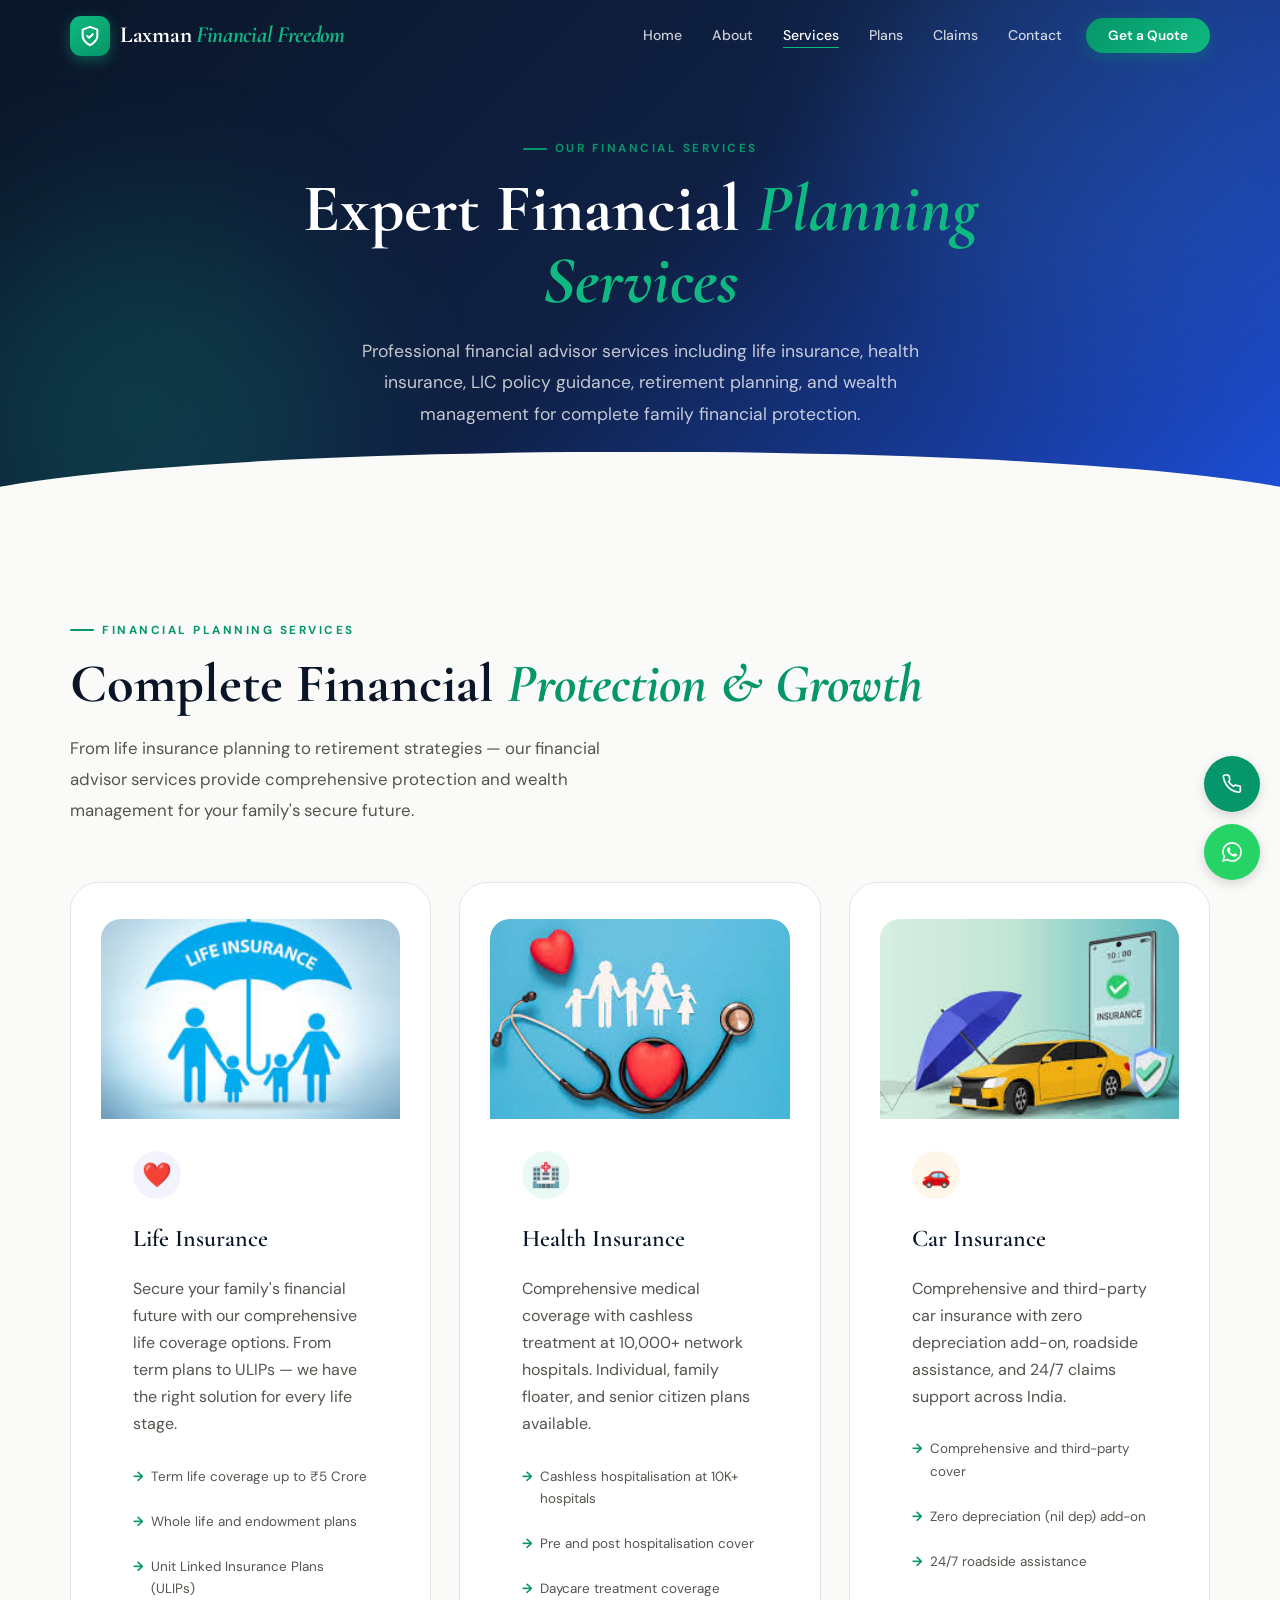
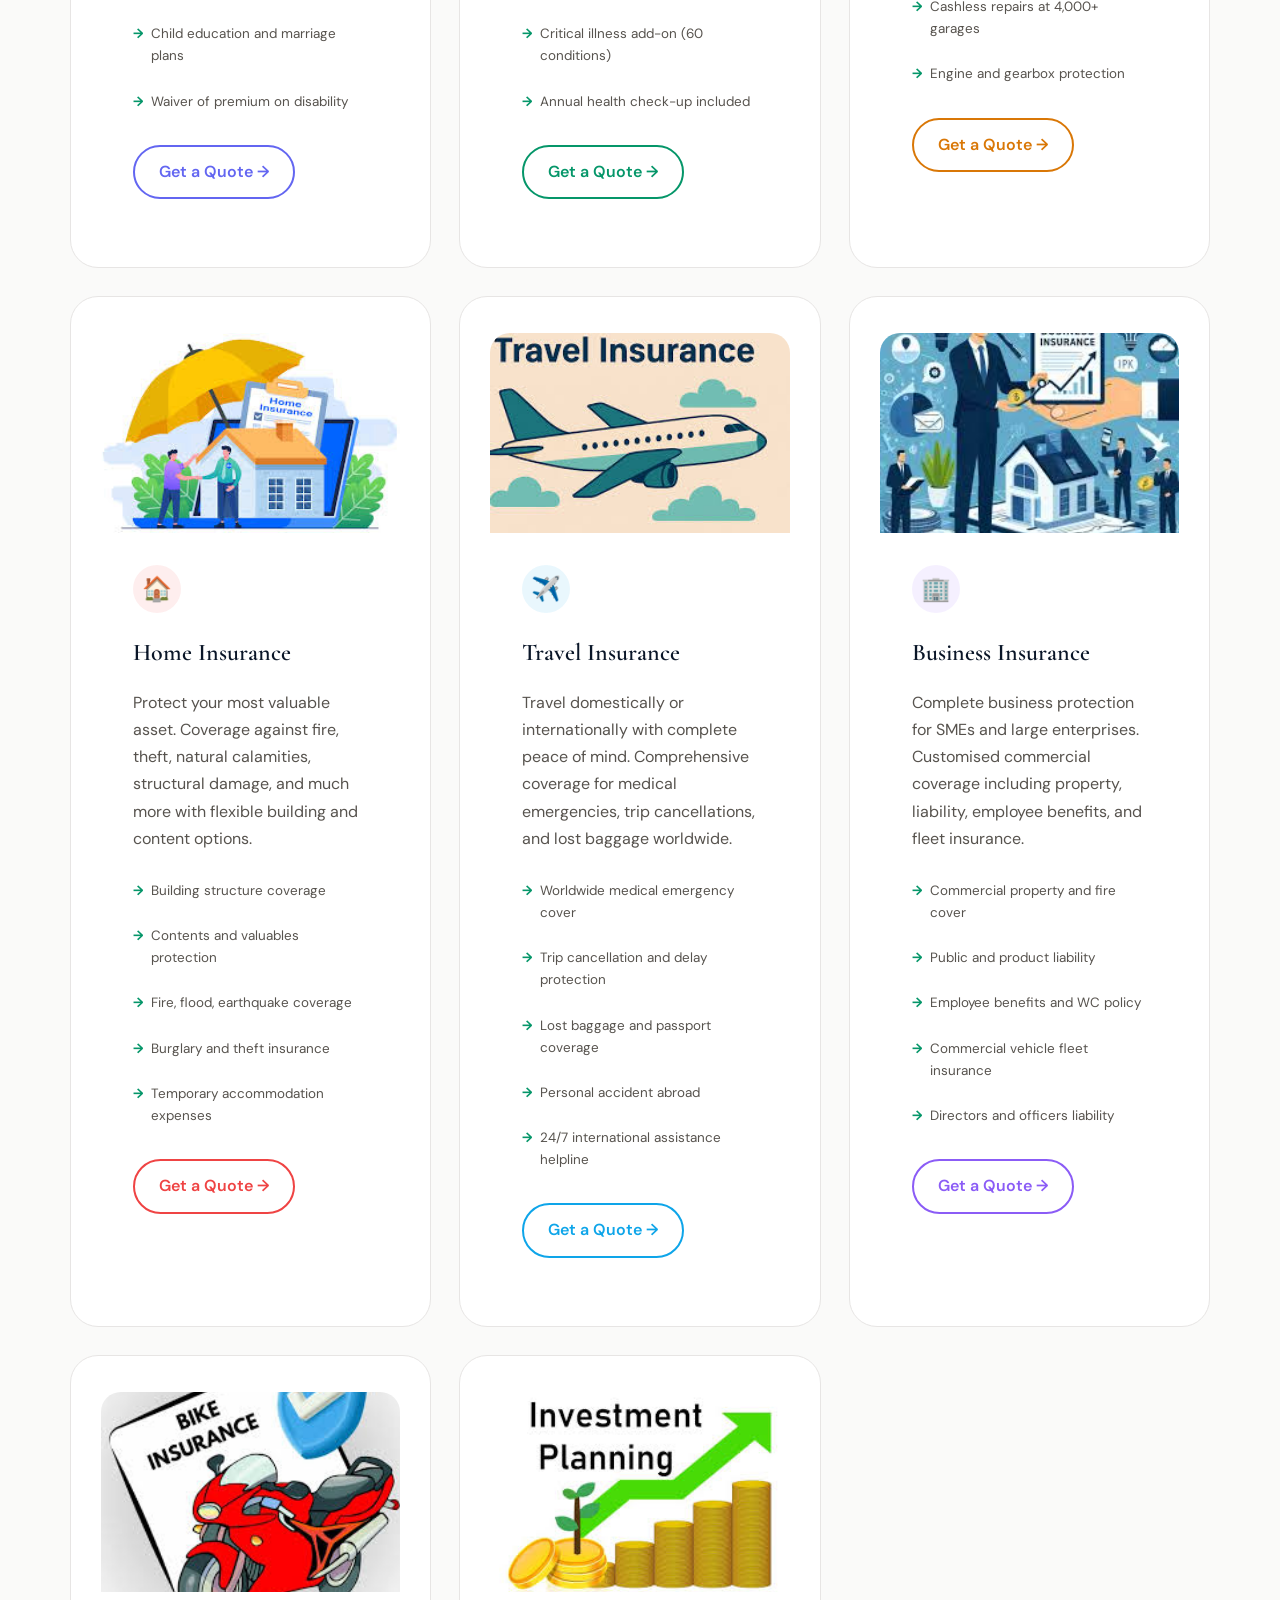
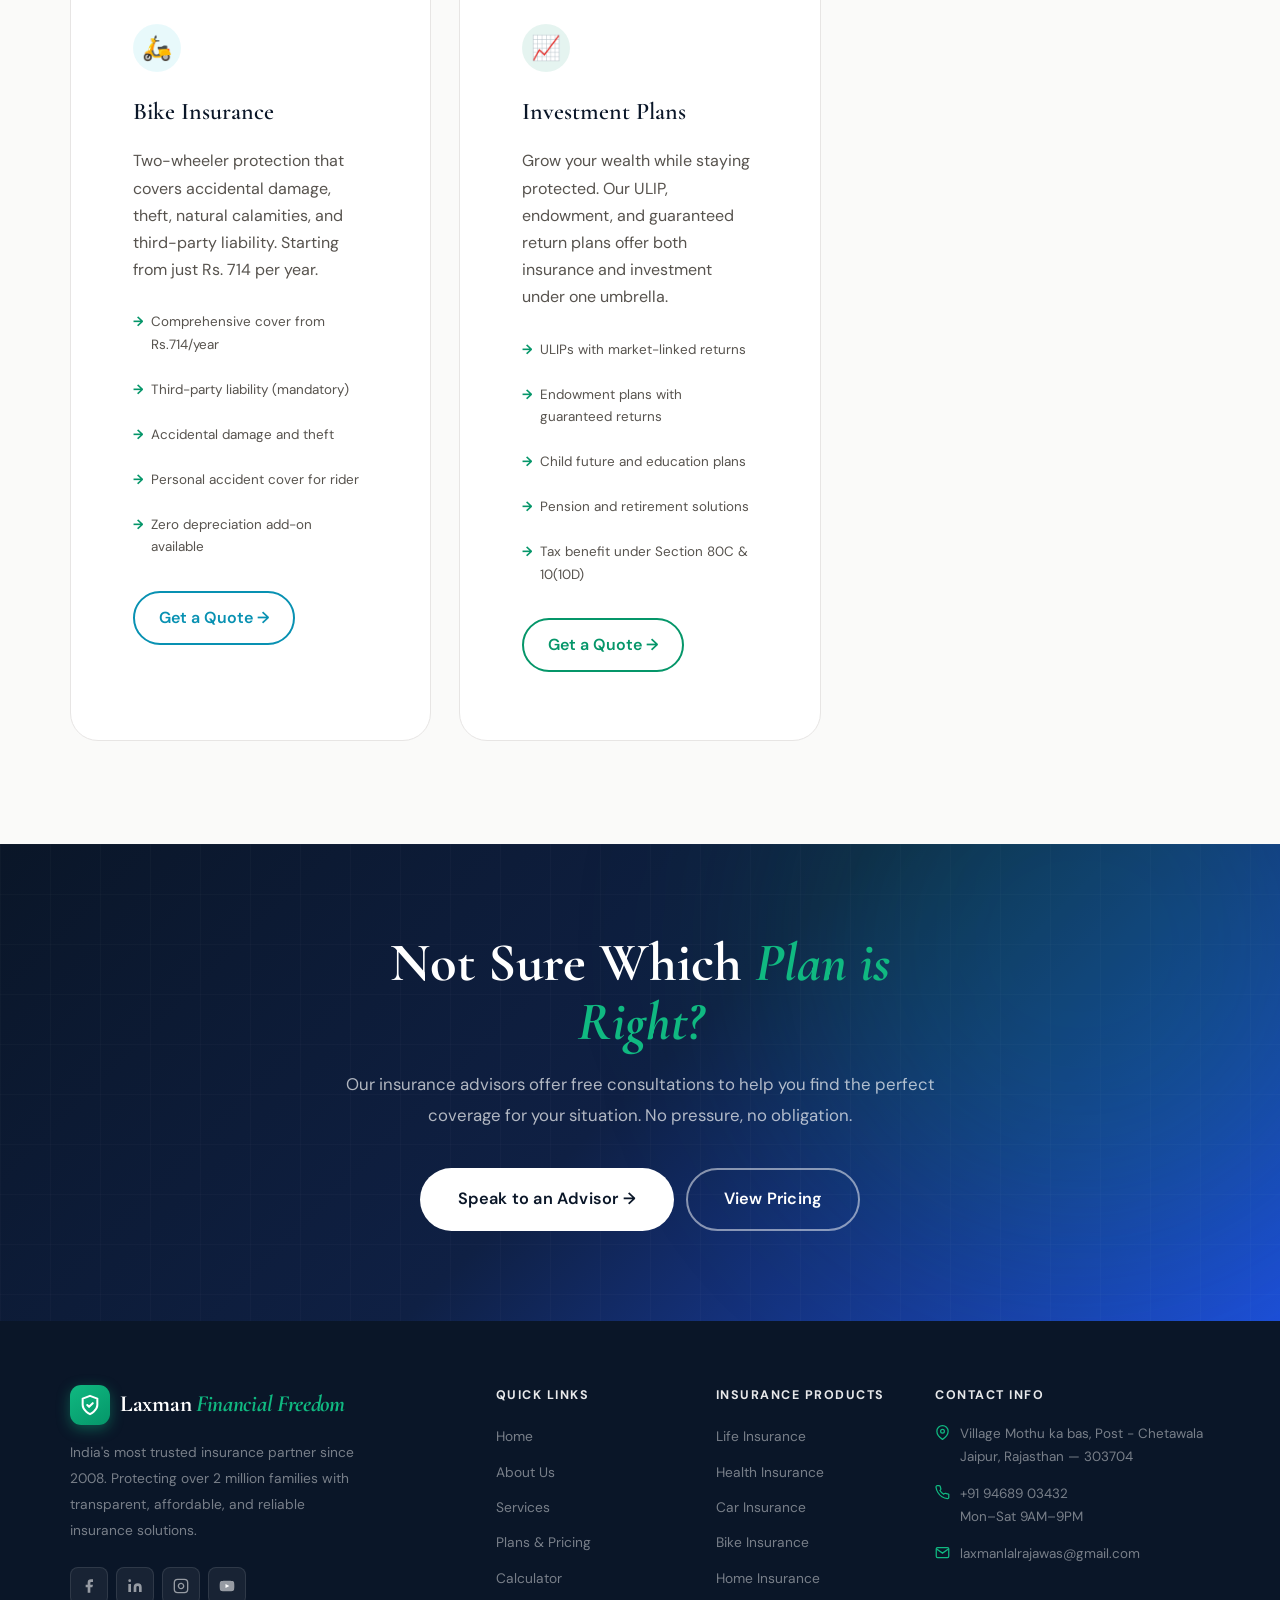
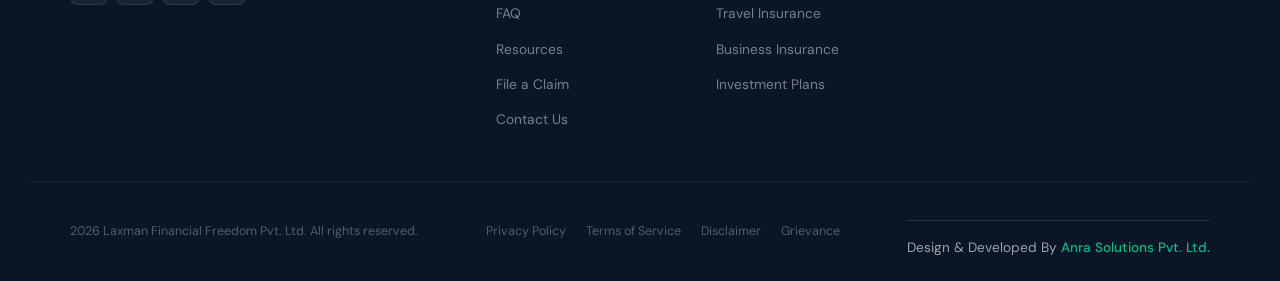
<file: services.html>
<!DOCTYPE html>
<html lang="en">
<head>
  <meta charset="UTF-8"/><meta name="viewport" content="width=device-width, initial-scale=1.0"/>
  <title>Financial Planning Services - Life Insurance, Health Insurance, LIC Policy Advisor | Laxman Financial Freedom</title>
  <meta name="description" content="Laxman Financial Freedom offers comprehensive financial planning services including life insurance, health insurance, LIC policy advisory, retirement planning, and wealth management. Expert financial advisor for your family's protection.">
  <meta name="keywords" content="financial planning services, life insurance advisor, health insurance consultant, LIC policy advisor, retirement planning advisor, financial consultant, family financial protection, wealth planning, investment advisor">
  <link rel="preconnect" href="https://fonts.googleapis.com"/>
  <link href="https://fonts.googleapis.com/css2?family=Cormorant+Garamond:ital,wght@0,500;0,600;0,700;1,400;1,600&family=DM+Sans:opsz,wght@9..40,300;9..40,400;9..40,500;9..40,600;9..40,700&display=swap" rel="stylesheet"/>
  <link rel="stylesheet" href="css/style.css"/>
</head>
<body>
<nav class="navbar scrolled" id="navbar">
  <div class="nav-container">
    <a href="index.html" class="nav-logo"><span class="logo-shield"><svg viewBox="0 0 24 24" fill="none" stroke="#fff" stroke-width="2.2" stroke-linecap="round" stroke-linejoin="round"><path d="M12 22s8-4 8-10V5l-8-3-8 3v7c0 6 8 10 8 10z"/><polyline points="9 12 11 14 15 10"/></svg></span><span class="logo-name">Laxman<span> Financial Freedom</span></span></a>
    <ul class="nav-links" id="navLinks">
      <li><a href="index.html" class="nav-link">Home</a></li><li><a href="about.html" class="nav-link">About</a></li>
      <li><a href="services.html" class="nav-link active">Services</a></li><li><a href="plans.html" class="nav-link">Plans</a></li>
      <li><a href="claims.html" class="nav-link">Claims</a></li><li><a href="contact.html" class="nav-link">Contact</a></li>
      <li><a href="contact.html" class="nav-cta">Get a Quote</a></li>
    </ul>
    <button class="hamburger" id="hamburger"><span></span><span></span><span></span></button>
  </div>
</nav>

<section class="page-hero">
  <div class="page-hero-bg"><div class="mesh-blob mesh-blob-1"></div><div class="mesh-blob mesh-blob-2"></div></div>
  <div class="page-hero-content">
    <div class="section-label" data-reveal>Our Financial Services</div>
    <h1 class="page-title" data-reveal>Expert Financial <span class="accent">Planning Services</span></h1>
    <p class="page-subtitle" data-reveal>Professional financial advisor services including life insurance, health insurance, LIC policy guidance, retirement planning, and wealth management for complete family financial protection.</p>
  </div>
</section>

<section class="section">
  <div class="container">
    <div class="section-label" data-reveal>Financial Planning Services</div>
    <h2 class="section-title" data-reveal>Complete Financial <span class="em">Protection & Growth</span></h2>
    <p class="section-sub" data-reveal>From life insurance planning to retirement strategies — our financial advisor services provide comprehensive protection and wealth management for your family's secure future.</p>

    <div class="services-page-grid">
      <div class="svc-page-card" data-reveal style="--c-bg:rgba(99,102,241,.08);--c-col:#6366f1;--c-grad:linear-gradient(90deg,#6366f1,#8b5cf6)">
        <div class="svc-page-image">
          <img src="Images/Life Insurance.jpg" alt="Life Insurance" class="svc-page-img" loading="lazy"/>
        </div>
        <div class="svc-page-content">
          <div class="svc-page-icon">❤️</div>
          <h3>Life Insurance</h3>
          <p>Secure your family's financial future with our comprehensive life coverage options. From term plans to ULIPs — we have the right solution for every life stage.</p>
          <ul>
            <li>Term life coverage up to ₹5 Crore</li>
            <li>Whole life and endowment plans</li>
            <li>Unit Linked Insurance Plans (ULIPs)</li>
            <li>Child education and marriage plans</li>
            <li>Waiver of premium on disability</li>
          </ul>
          <a href="contact.html" class="svc-page-cta">Get a Quote →</a>
        </div>
      </div>
      
      <div class="svc-page-card" data-reveal style="--c-bg:rgba(16,185,129,.09);--c-col:#059669;--c-grad:linear-gradient(90deg,#10b981,#059669)">
        <div class="svc-page-image">
          <img src="Images/Health Insurance.jpg" alt="Health Insurance" class="svc-page-img" loading="lazy"/>
        </div>
        <div class="svc-page-content">
          <div class="svc-page-icon">🏥</div>
          <h3>Health Insurance</h3>
          <p>Comprehensive medical coverage with cashless treatment at 10,000+ network hospitals. Individual, family floater, and senior citizen plans available.</p>
          <ul>
            <li>Cashless hospitalisation at 10K+ hospitals</li>
            <li>Pre and post hospitalisation cover</li>
            <li>Daycare treatment coverage</li>
            <li>Critical illness add-on (60 conditions)</li>
            <li>Annual health check-up included</li>
          </ul>
          <a href="contact.html" class="svc-page-cta">Get a Quote →</a>
        </div>
      </div>
      
      <div class="svc-page-card" data-reveal style="--c-bg:rgba(245,158,11,.09);--c-col:#d97706;--c-grad:linear-gradient(90deg,#f59e0b,#d97706)">
        <div class="svc-page-image">
          <img src="Images/Car Insurance.jpg" alt="Car Insurance" class="svc-page-img" loading="lazy"/>
        </div>
        <div class="svc-page-content">
          <div class="svc-page-icon">🚗</div>
          <h3>Car Insurance</h3>
          <p>Comprehensive and third-party car insurance with zero depreciation add-on, roadside assistance, and 24/7 claims support across India.</p>
          <ul>
            <li>Comprehensive and third-party cover</li>
            <li>Zero depreciation (nil dep) add-on</li>
            <li>24/7 roadside assistance</li>
            <li>Cashless repairs at 4,000+ garages</li>
            <li>Engine and gearbox protection</li>
          </ul>
          <a href="contact.html" class="svc-page-cta">Get a Quote →</a>
        </div>
      </div>
      
      <div class="svc-page-card" data-reveal style="--c-bg:rgba(239,68,68,.09);--c-col:#ef4444;--c-grad:linear-gradient(90deg,#ef4444,#dc2626)">
        <div class="svc-page-image">
          <img src="Images/Home Insurance.jpg" alt="Home Insurance" class="svc-page-img" loading="lazy"/>
        </div>
        <div class="svc-page-content">
          <div class="svc-page-icon">🏠</div>
          <h3>Home Insurance</h3>
          <p>Protect your most valuable asset. Coverage against fire, theft, natural calamities, structural damage, and much more with flexible building and content options.</p>
          <ul>
            <li>Building structure coverage</li>
            <li>Contents and valuables protection</li>
            <li>Fire, flood, earthquake coverage</li>
            <li>Burglary and theft insurance</li>
            <li>Temporary accommodation expenses</li>
          </ul>
          <a href="contact.html" class="svc-page-cta">Get a Quote →</a>
        </div>
      </div>
      
      <div class="svc-page-card" data-reveal style="--c-bg:rgba(14,165,233,.09);--c-col:#0ea5e9;--c-grad:linear-gradient(90deg,#0ea5e9,#0284c7)">
        <div class="svc-page-image">
          <img src="Images/Travel Insurance.jpg" alt="Travel Insurance" class="svc-page-img" loading="lazy"/>
        </div>
        <div class="svc-page-content">
          <div class="svc-page-icon">✈️</div>
          <h3>Travel Insurance</h3>
          <p>Travel domestically or internationally with complete peace of mind. Comprehensive coverage for medical emergencies, trip cancellations, and lost baggage worldwide.</p>
          <ul>
            <li>Worldwide medical emergency cover</li>
            <li>Trip cancellation and delay protection</li>
            <li>Lost baggage and passport coverage</li>
            <li>Personal accident abroad</li>
            <li>24/7 international assistance helpline</li>
          </ul>
          <a href="contact.html" class="svc-page-cta">Get a Quote →</a>
        </div>
      </div>
      
      <div class="svc-page-card" data-reveal style="--c-bg:rgba(139,92,246,.09);--c-col:#8b5cf6;--c-grad:linear-gradient(90deg,#8b5cf6,#7c3aed)">
        <div class="svc-page-image">
          <img src="Images/Business Insurance.jpg" alt="Business Insurance" class="svc-page-img" loading="lazy"/>
        </div>
        <div class="svc-page-content">
          <div class="svc-page-icon">🏢</div>
          <h3>Business Insurance</h3>
          <p>Complete business protection for SMEs and large enterprises. Customised commercial coverage including property, liability, employee benefits, and fleet insurance.</p>
          <ul>
            <li>Commercial property and fire cover</li>
            <li>Public and product liability</li>
            <li>Employee benefits and WC policy</li>
            <li>Commercial vehicle fleet insurance</li>
            <li>Directors and officers liability</li>
          </ul>
          <a href="contact.html" class="svc-page-cta">Get a Quote →</a>
        </div>
      </div>
      
      <div class="svc-page-card" data-reveal style="--c-bg:rgba(6,182,212,.09);--c-col:#0891b2;--c-grad:linear-gradient(90deg,#06b6d4,#0891b2)">
        <div class="svc-page-image">
          <img src="Images/Bike Insurance.jpg" alt="Bike Insurance" class="svc-page-img" loading="lazy"/>
        </div>
        <div class="svc-page-content">
          <div class="svc-page-icon">🛵</div>
          <h3>Bike Insurance</h3>
          <p>Two-wheeler protection that covers accidental damage, theft, natural calamities, and third-party liability. Starting from just Rs. 714 per year.</p>
          <ul>
            <li>Comprehensive cover from Rs.714/year</li>
            <li>Third-party liability (mandatory)</li>
            <li>Accidental damage and theft</li>
            <li>Personal accident cover for rider</li>
            <li>Zero depreciation add-on available</li>
          </ul>
          <a href="contact.html" class="svc-page-cta">Get a Quote →</a>
        </div>
      </div>
      
      <div class="svc-page-card" data-reveal style="--c-bg:rgba(5,150,105,.1);--c-col:#059669;--c-grad:linear-gradient(90deg,#059669,#047857)">
        <div class="svc-page-image">
          <img src="Images/Investment Plans.jpg" alt="Investment Plans" class="svc-page-img" loading="lazy"/>
        </div>
        <div class="svc-page-content">
          <div class="svc-page-icon">📈</div>
          <h3>Investment Plans</h3>
          <p>Grow your wealth while staying protected. Our ULIP, endowment, and guaranteed return plans offer both insurance and investment under one umbrella.</p>
          <ul>
            <li>ULIPs with market-linked returns</li>
            <li>Endowment plans with guaranteed returns</li>
            <li>Child future and education plans</li>
            <li>Pension and retirement solutions</li>
            <li>Tax benefit under Section 80C & 10(10D)</li>
          </ul>
          <a href="contact.html" class="svc-page-cta">Get a Quote →</a>
        </div>
      </div>
    </div>
  </div>
</section>

<section class="cta-strip">
  <div class="cta-strip-orb"></div>
  <div class="cta-content" data-reveal>
    <h2 class="cta-title">Not Sure Which <span class="em">Plan is Right?</span></h2>
    <p class="cta-body">Our insurance advisors offer free consultations to help you find the perfect coverage for your situation. No pressure, no obligation.</p>
    <div class="cta-actions"><a href="contact.html" class="btn btn-white btn-lg">Speak to an Advisor →</a><a href="plans.html" class="btn btn-outline-white btn-lg">View Pricing</a></div>
  </div>
</section>

<!-- FOOTER -->
<footer class="footer">
  <div class="footer-top">
    <div class="footer-brand">
      <a href="index.html" class="nav-logo" style="margin-bottom:14px;display:inline-flex">
        <span class="logo-shield"><svg viewBox="0 0 24 24" fill="none" stroke="#fff" stroke-width="2.2" stroke-linecap="round" stroke-linejoin="round"><path d="M12 22s8-4 8-10V5l-8-3-8 3v7c0 6 8 10 8 10z"/><polyline points="9 12 11 14 15 10"/></svg></span>
        <span class="logo-name">Laxman<span> Financial Freedom</span></span>
      </a>
      <p class="footer-desc">India's most trusted insurance partner since 2008. Protecting over 2 million families with transparent, affordable, and reliable insurance solutions.</p>
      <div class="footer-socials">
        <a href="https://www.facebook.com/p/Laxman-Financial-freedom-100092306474612/" class="social-btn" aria-label="Facebook"><svg width="16" height="16" viewBox="0 0 24 24" fill="currentColor"><path d="M18 2h-3a5 5 0 0 0-5 5v3H7v4h3v8h4v-8h3l1-4h-4V7a1 1 0 0 1 1-1h3z"/></svg></a>
        <a href="https://www.linkedin.com/in/laxman-lal-yadav-aa1679216/" class="social-btn" aria-label="LinkedIn"><svg width="16" height="16" viewBox="0 0 24 24" fill="currentColor"><path d="M16 8a6 6 0 0 1 6 6v7h-4v-7a2 2 0 0 0-4 0v7h-4v-7a6 6 0 0 1 6-6zM2 9h4v12H2z"/><circle cx="4" cy="4" r="2"/></svg></a>
        <a href="https://www.instagram.com/laxman.l.yadav/" class="social-btn" aria-label="Instagram"><svg width="16" height="16" viewBox="0 0 24 24" fill="none" stroke="currentColor" stroke-width="2"><rect x="2" y="2" width="20" height="20" rx="5"/><path d="M16 11.37A4 4 0 1 1 12.63 8 4 4 0 0 1 16 11.37z"/><line x1="17.5" y1="6.5" x2="17.51" y2="6.5"/></svg></a>
        <a href="https://www.youtube.com/@financialtipswithlaxman/" class="social-btn" aria-label="YouTube"><svg width="16" height="16" viewBox="0 0 24 24" fill="currentColor"><path d="M22.54 6.42a2.78 2.78 0 0 0-1.95-1.96C18.88 4 12 4 12 4s-6.88 0-8.59.46a2.78 2.78 0 0 0-1.95 1.96A29 29 0 0 0 1 12a29 29 0 0 0 .46 5.58A2.78 2.78 0 0 0 3.41 19.6C5.12 20 12 20 12 20s6.88 0 8.59-.46a2.78 2.78 0 0 0 1.96-1.95A29 29 0 0 0 23 12a29 29 0 0 0-.46-5.58z"/><polygon points="9.75 15.02 15.5 12 9.75 8.98 9.75 15.02" fill="white"/></svg></a>
      </div>
    </div>
    <div class="footer-col">
      <h5>Quick Links</h5>
      <ul>
        <li><a href="index.html">Home</a></li>
        <li><a href="about.html">About Us</a></li>
        <li><a href="services.html">Services</a></li>
        <li><a href="plans.html">Plans & Pricing</a></li>
        <li><a href="index.html#calculator">Calculator</a></li>
        <li><a href="#faq">FAQ</a></li>
        <li><a href="#resources">Resources</a></li>
        <li><a href="claims.html">File a Claim</a></li>
        <li><a href="contact.html">Contact Us</a></li>
      </ul>
    </div>
    <div class="footer-col">
      <h5>Insurance Products</h5>
      <ul>
        <li><a href="services.html">Life Insurance</a></li>
        <li><a href="services.html">Health Insurance</a></li>
        <li><a href="services.html">Car Insurance</a></li>
        <li><a href="services.html">Bike Insurance</a></li>
        <li><a href="services.html">Home Insurance</a></li>
        <li><a href="services.html">Travel Insurance</a></li>
        <li><a href="services.html">Business Insurance</a></li>
        <li><a href="services.html">Investment Plans</a></li>
      </ul>
    </div>
    <div class="footer-col">
      <h5>Contact Info</h5>
      <div class="footer-contact-li">
        <svg width="15" height="15" viewBox="0 0 24 24" fill="none" stroke="currentColor" stroke-width="2"><path d="M21 10c0 7-9 13-9 13s-9-6-9-13a9 9 0 0 1 18 0z"/><circle cx="12" cy="10" r="3"/></svg>
        <p>Village Mothu ka bas, Post - Chetawala<br/>Jaipur, Rajasthan — 303704</p>
      </div>
      <div class="footer-contact-li">
        <svg width="15" height="15" viewBox="0 0 24 24" fill="none" stroke="currentColor" stroke-width="2"><path d="M22 16.92v3a2 2 0 0 1-2.18 2 19.79 19.79 0 0 1-8.63-3.07A19.5 19.5 0 0 1 4.69 12a19.79 19.79 0 0 1-3.07-8.67A2 2 0 0 1 3.6 1.18h3a2 2 0 0 1 2 1.72c.127.96.361 1.903.7 2.81a2 2 0 0 1-.45 2.11L7.91 8.79a16 16 0 0 0 6 6l.91-.91a2 2 0 0 1 2.11-.45c.907.339 1.85.573 2.81.7A2 2 0 0 1 22 16.92z"/></svg>
        <p>+91 94689 03432<br/>Mon–Sat 9AM–9PM</p>
      </div>
      <div class="footer-contact-li">
        <svg width="15" height="15" viewBox="0 0 24 24" fill="none" stroke="currentColor" stroke-width="2"><path d="M4 4h16c1.1 0 2 .9 2 2v12c0 1.1-.9 2-2 2H4c-1.1 0-2-.9-2-2V6c0-1.1.9-2 2-2z"/><polyline points="22,6 12,13 2,6"/></svg>
        <p>laxmanlalrajawas@gmail.com</p>
      </div>
    </div>
  </div>
  <div class="footer-bottom">
    <p class="footer-copy">2026 Laxman Financial Freedom Pvt. Ltd. All rights reserved. </p>
    <div class="footer-links">
      <a href="#">Privacy Policy</a>
      <a href="#">Terms of Service</a>
      <a href="#">Disclaimer</a>
      <a href="#">Grievance</a>
    </div>
    <div class="footer-developer">
      <p>Design & Developed By <a href="https://anrasolutions.com/" target="_blank" rel="noopener noreferrer" class="developer-link">Anra Solutions Pvt. Ltd.</a></p>
    </div>
  </div>
</footer>

<button class="scroll-top" id="scrollTop" aria-label="Back to top">
  <svg width="18" height="18" viewBox="0 0 24 24" fill="none" stroke="currentColor" stroke-width="2.5"><path d="M18 15l-6-6-6 6"/></svg>
</button>



<!-- FLOATING CALL & WHATSAPP BUTTONS -->
<div class="floating-buttons">
  <a href="tel:+919468903432" class="floating-btn call-btn" aria-label="Call us">
    <svg width="20" height="20" viewBox="0 0 24 24" fill="none" stroke="currentColor" stroke-width="2">
      <path d="M22 16.92v3a2 2 0 0 1-2.18 2 19.79 19.79 0 0 1-8.63-3.07A19.5 19.5 0 0 1 4.69 12a19.79 19.79 0 0 1-3.07-8.67A2 2 0 0 1 3.6 1.18h3a2 2 0 0 1 2 1.72c.127.96.361 1.903.7 2.81a2 2 0 0 1-.45 2.11L7.91 8.79a16 16 0 0 0 6 6l.91-.91a2 2 0 0 1 2.11-.45c.907.339 1.85.573 2.81.7A2 2 0 0 1 22 16.92z"/>
    </svg>
  </a>
  <a href="https://wa.me/919468903432" target="_blank" rel="noopener noreferrer" class="floating-btn whatsapp-btn" aria-label="Chat on WhatsApp">
    <svg width="20" height="20" viewBox="0 0 24 24" fill="currentColor">
      <path d="M17.472 14.382c-.297-.149-1.758-.867-2.03-.967-.273-.099-.471-.149-.67.15-.197.297-.767.966-.94 1.164-.173.199-.347.223-.644.075-.297-.15-1.255-.463-2.39-1.475-.883-.788-1.48-1.761-1.653-2.059-.173-.297-.018-.458.13-.606.134-.133.298-.347.446-.52.149-.174.198-.298.298-.497.099-.198.05-.371-.025-.52-.075-.149-.669-1.612-.916-2.207-.242-.579-.487-.5-.669-.51-.173-.008-.371-.01-.57-.01-.198 0-.52.074-.792.372-.272.297-1.04 1.016-1.04 2.479 0 1.462 1.065 2.875 1.213 3.074.149.198 2.096 3.2 5.077 4.487.709.306 1.262.489 1.694.625.712.227 1.36.195 1.871.118.571-.085 1.758-.719 2.006-1.413.248-.694.248-1.289.173-1.413-.074-.124-.272-.198-.57-.347m-5.421 7.403h-.004a9.87 9.87 0 01-5.031-1.378l-.361-.214-3.741.982.998-3.648-.235-.374a9.86 9.86 0 01-1.51-5.26c.001-5.45 4.436-9.884 9.888-9.884 2.64 0 5.122 1.03 6.988 2.898a9.825 9.825 0 012.893 6.994c-.003 5.45-4.437 9.884-9.885 9.884m8.413-18.297A11.815 11.815 0 0012.05 0C5.495 0 .16 5.335.157 11.892c0 2.096.547 4.142 1.588 5.945L.057 24l6.305-1.654a11.882 11.882 0 005.683 1.448h.005c6.554 0 11.89-5.335 11.893-11.893A11.821 11.821 0 0020.465 3.488"/>
    </svg>
  </a>
</div>

<button class="scroll-top" id="scrollTop"><svg width="18" height="18" viewBox="0 0 24 24" fill="none" stroke="currentColor" stroke-width="2.5"><path d="M18 15l-6-6-6 6"/></svg></button>
<script src="js/main.js"></script>
</body>
</html>
</file>
<file: css/style.css>
/* ======================================================
   LAXMAN INSURANCE — PREMIUM DESIGN SYSTEM v3.0
   Aesthetic: Luxury Editorial × Modern Fintech
   Fonts: Cormorant Garamond (display) + DM Sans (body)
   ====================================================== */

@import url('https://fonts.googleapis.com/css2?family=Cormorant+Garamond:ital,wght@0,400;0,500;0,600;0,700;1,400;1,600&family=DM+Sans:ital,opsz,wght@0,9..40,300;0,9..40,400;0,9..40,500;0,9..40,600;0,9..40,700;1,9..40,400&display=swap');

/* ── CSS VARIABLES ── */
:root {
  /* Core Palette */
  --ink:        #0a1628;
  --ink-light:  #1e3a5f;
  --royal:      #1d4ed8;
  --royal-dim:  #1e40af;
  --electric:   #3b82f6;
  --emerald:    #059669;
  --emerald-lt: #10b981;
  --amber:      #d97706;
  --amber-lt:   #f59e0b;
  --white:      #ffffff;
  --cream:      #fafaf9;
  --stone:      #f5f4f2;
  --mist:       #e8e6e3;
  --slate:      #64748b;
  --text:       #1c1917;
  --text-dim:   #57534e;
  --border:     #e7e5e4;

  /* Gradients */
  --grad-hero:    linear-gradient(135deg, #0a1628 0%, #0f2044 50%, #1d4ed8 100%);
  --grad-cta:     linear-gradient(135deg, #059669 0%, #1d4ed8 100%);
  --grad-emerald: linear-gradient(135deg, #059669, #10b981);
  --grad-gold:    linear-gradient(135deg, #d97706, #f59e0b);
  --grad-royal:   linear-gradient(135deg, #1d4ed8, #3b82f6);

  /* Shadows */
  --sh-xs:   0 1px 3px rgba(0,0,0,.06);
  --sh-sm:   0 2px 8px rgba(0,0,0,.08);
  --sh-md:   0 8px 32px rgba(0,0,0,.10);
  --sh-lg:   0 20px 60px rgba(0,0,0,.14);
  --sh-xl:   0 32px 80px rgba(0,0,0,.18);
  --sh-blue: 0 12px 40px rgba(29,78,216,.30);
  --sh-green:0 12px 40px rgba(5,150,105,.30);

  /* Radii */
  --r-sm:  8px;
  --r-md:  14px;
  --r-lg:  20px;
  --r-xl:  28px;
  --r-2xl: 40px;
  --r-full:9999px;

  /* Transitions */
  --t-fast: .15s cubic-bezier(.4,0,.2,1);
  --t-mid:  .3s  cubic-bezier(.4,0,.2,1);
  --t-slow: .5s  cubic-bezier(.4,0,.2,1);

  /* Layout */
  --max-w: 1220px;
  --nav-h: 72px;
}

/* ── RESET ── */
*,*::before,*::after{margin:0;padding:0;box-sizing:border-box}
html{scroll-behavior:smooth;font-size:16px;-webkit-font-smoothing:antialiased}
body{font-family:'DM Sans',sans-serif;color:var(--text);background:var(--cream);overflow-x:hidden;line-height:1.65}
a{text-decoration:none;color:inherit}
ul{list-style:none}
img{max-width:100%;display:block}
button{cursor:pointer;border:none;background:none;font-family:inherit}
input,select,textarea{font-family:inherit}
::-webkit-scrollbar{width:5px}
::-webkit-scrollbar-track{background:var(--cream)}
::-webkit-scrollbar-thumb{background:var(--royal);border-radius:10px}

/* ── TYPOGRAPHY SYSTEM ── */
.display-font{font-family:'Cormorant Garamond',serif}
h1,h2,h3,.page-title,.section-title,.hero-headline{font-family:'Cormorant Garamond',serif}

/* ── LAYOUT HELPERS ── */
.container{max-width:var(--max-w);margin:0 auto;padding:0 clamp(16px,4vw,40px)}
.section{padding:clamp(60px,8vw,110px) 0}
.section-label{
  display:inline-flex;align-items:center;gap:8px;
  font-family:'DM Sans',sans-serif;font-size:.73rem;font-weight:700;
  letter-spacing:2.5px;text-transform:uppercase;color:var(--emerald);
  margin-bottom:14px;
}
.section-label::before{content:'';width:24px;height:2px;background:var(--emerald);border-radius:2px}
.section-title{
  font-size:clamp(2.2rem,4.5vw,3.4rem);font-weight:700;line-height:1.12;
  color:var(--ink);margin-bottom:18px;
}
.section-title .accent{color:var(--royal)}
.section-title .em{font-style:italic;color:var(--emerald)}
.section-sub{
  font-size:1.05rem;color:var(--text-dim);max-width:580px;
  line-height:1.85;margin-bottom:56px;
}
.text-center{text-align:center}
.text-center .section-sub{margin-left:auto;margin-right:auto}

/* ── BUTTONS ── */
.btn{
  display:inline-flex;align-items:center;justify-content:center;gap:8px;
  padding:13px 28px;border-radius:var(--r-full);font-size:.92rem;
  font-weight:600;font-family:'DM Sans',sans-serif;transition:var(--t-mid);
  letter-spacing:.2px;cursor:pointer;border:2px solid transparent;white-space:nowrap;
}
.btn-primary{background:var(--royal);color:#fff}
.btn-primary:hover{background:var(--ink);transform:translateY(-2px);box-shadow:var(--sh-blue)}
.btn-emerald{background:var(--emerald);color:#fff}
.btn-emerald:hover{background:#047857;transform:translateY(-2px);box-shadow:var(--sh-green)}
.btn-outline{background:transparent;color:var(--royal);border-color:var(--royal)}
.btn-outline:hover{background:var(--royal);color:#fff;transform:translateY(-2px)}
.btn-outline-white{background:transparent;color:#fff;border-color:rgba(255,255,255,.5)}
.btn-outline-white:hover{background:rgba(255,255,255,.12);border-color:#fff}
.btn-white{background:#fff;color:var(--ink)}
.btn-white:hover{transform:translateY(-2px);box-shadow:var(--sh-lg)}
.btn-lg{padding:16px 36px;font-size:1.02rem}
.btn-sm{padding:9px 20px;font-size:.82rem}
.btn svg{flex-shrink:0;transition:transform var(--t-fast)}
.btn:hover svg{transform:translateX(3px)}

/* ── NAVBAR ── */
.navbar{
  position:fixed;top:0;left:0;right:0;z-index:1000;
  height:var(--nav-h);display:flex;align-items:center;
  background:rgba(10,22,40,.0);
  transition:background var(--t-mid),box-shadow var(--t-mid),border-color var(--t-mid);
  border-bottom:1px solid transparent;
}
.navbar.scrolled{
  background:rgba(10,22,40,.97);
  backdrop-filter:blur(24px);
  box-shadow:0 4px 32px rgba(0,0,0,.3);
  border-bottom-color:rgba(255,255,255,.07);
}
.nav-container{
  max-width:var(--max-w);width:100%;margin:0 auto;padding:0 clamp(16px,4vw,40px);
  display:flex;align-items:center;justify-content:space-between;gap:20px;
}
.nav-logo{display:flex;align-items:center;gap:10px;text-decoration:none;flex-shrink:0}
.logo-shield{
  width:40px;height:40px;
  background:linear-gradient(145deg,#10b981,#059669);
  border-radius:11px;display:flex;align-items:center;justify-content:center;
  box-shadow:0 4px 14px rgba(16,185,129,.4);
  transition:var(--t-mid);flex-shrink:0;
}
.nav-logo:hover .logo-shield{transform:rotate(-6deg) scale(1.05)}
.logo-shield svg{width:22px;height:22px}
.logo-name{
  font-family:'Cormorant Garamond',serif;font-size:1.45rem;font-weight:700;
  color:#fff;letter-spacing:-.3px;line-height:1;
}
.logo-name span{color:var(--emerald-lt);font-style:italic}
.nav-links{display:flex;align-items:center;gap:2px}
.nav-link{
  padding:8px 14px;border-radius:var(--r-sm);font-size:.88rem;font-weight:500;
  color:rgba(255,255,255,.78);transition:var(--t-fast);position:relative;
}
.nav-link::after{
  content:'';position:absolute;bottom:4px;left:14px;right:14px;
  height:1.5px;background:var(--emerald-lt);border-radius:2px;
  transform:scaleX(0);transition:transform var(--t-fast);
}
.nav-link:hover{color:#fff;background:rgba(255,255,255,.08)}
.nav-link:hover::after,.nav-link.active::after{transform:scaleX(1)}
.nav-link.active{color:#fff}
.nav-cta{
  padding:9px 22px;background:var(--grad-emerald);color:#fff;
  border-radius:var(--r-full);font-size:.85rem;font-weight:600;
  transition:var(--t-mid);box-shadow:0 4px 16px rgba(5,150,105,.35);
  margin-left:8px;
}
.nav-cta:hover{transform:translateY(-2px);box-shadow:0 8px 28px rgba(5,150,105,.45)}
.hamburger{
  display:none;flex-direction:column;gap:5px;padding:10px 8px;
  cursor:pointer;background:rgba(255,255,255,.08);border-radius:var(--r-sm);
}
.hamburger span{
  display:block;width:22px;height:2px;
  background:#fff;border-radius:2px;transition:var(--t-mid);
}
.hamburger.active span:nth-child(1){transform:translateY(7px) rotate(45deg)}
.hamburger.active span:nth-child(2){opacity:0;transform:scaleX(0)}
.hamburger.active span:nth-child(3){transform:translateY(-7px) rotate(-45deg)}

/* ── PAGE HERO (inner pages) ── */
.page-hero{
  background:var(--grad-hero);padding:calc(var(--nav-h) + 60px) 0 80px;
  position:relative;overflow:hidden;text-align:center;
}
.page-hero::after{
  content:'';position:absolute;bottom:-1px;left:0;right:0;height:60px;
  background:var(--cream);clip-path:ellipse(55% 100% at 50% 100%);
}
.page-hero-bg{
  position:absolute;inset:0;pointer-events:none;overflow:hidden;
}
.mesh-blob{
  position:absolute;border-radius:50%;filter:blur(80px);opacity:.18;
}
.mesh-blob-1{
  width:500px;height:500px;background:var(--electric);
  top:-150px;right:-80px;animation:blobFloat 8s ease-in-out infinite;
}
.mesh-blob-2{
  width:400px;height:400px;background:var(--emerald-lt);
  bottom:-100px;left:-60px;animation:blobFloat 10s ease-in-out infinite reverse;
}
@keyframes blobFloat{
  0%,100%{transform:translate(0,0) scale(1)}
  33%{transform:translate(20px,-25px) scale(1.05)}
  66%{transform:translate(-15px,15px) scale(.96)}
}
.page-hero-content{position:relative;z-index:2;padding:0 clamp(16px,4vw,40px);max-width:760px;margin:0 auto}
.page-title{
  font-size:clamp(2.6rem,6vw,4.2rem);font-weight:700;
  color:#fff;line-height:1.08;margin-bottom:18px;
}
.page-title .accent{color:var(--emerald-lt);font-style:italic}
.page-subtitle{font-size:1.1rem;color:rgba(255,255,255,.75);line-height:1.8;max-width:560px;margin:0 auto}

/* ── HOME HERO ── */
.hero{
  min-height:100vh;display:flex;align-items:center;
  background:var(--grad-hero);position:relative;overflow:hidden;
  padding-top:var(--nav-h);
}
.hero-mesh{position:absolute;inset:0;pointer-events:none;overflow:hidden}
.mesh-orb{
  position:absolute;border-radius:50%;filter:blur(90px);
  animation:orbFloat 12s ease-in-out infinite;
}
.mesh-orb-1{width:700px;height:700px;background:rgba(29,78,216,.25);top:-200px;right:-150px}
.mesh-orb-2{width:500px;height:500px;background:rgba(5,150,105,.18);bottom:-100px;left:-100px;animation-delay:3s}
.mesh-orb-3{width:300px;height:300px;background:rgba(59,130,246,.15);top:40%;left:30%;animation-delay:6s}
@keyframes orbFloat{
  0%,100%{transform:translate(0,0)}
  40%{transform:translate(30px,-40px)}
  70%{transform:translate(-20px,25px)}
}
/* Grid pattern overlay */
.hero::before{
  content:'';position:absolute;inset:0;z-index:1;
  background-image:
    linear-gradient(rgba(255,255,255,.025) 1px,transparent 1px),
    linear-gradient(90deg,rgba(255,255,255,.025) 1px,transparent 1px);
  background-size:60px 60px;
}
.hero-inner{
  max-width:var(--max-w);margin:0 auto;width:100%;
  padding:80px clamp(16px,4vw,40px);
  display:grid;grid-template-columns:1fr 480px;gap:60px;align-items:center;
  position:relative;z-index:2;
}
.hero-eyebrow{
  display:inline-flex;align-items:center;gap:8px;
  background:rgba(16,185,129,.15);border:1px solid rgba(16,185,129,.3);
  padding:6px 16px;border-radius:var(--r-full);
  font-size:.77rem;font-weight:600;color:#6ee7b7;letter-spacing:1.5px;text-transform:uppercase;
  margin-bottom:22px;width:fit-content;
}
.eyebrow-dot{
  width:7px;height:7px;background:var(--emerald-lt);border-radius:50%;
  animation:pulseGreen 2s ease infinite;
}
@keyframes pulseGreen{0%,100%{opacity:1;box-shadow:0 0 0 0 rgba(16,185,129,.5)}50%{box-shadow:0 0 0 6px rgba(16,185,129,0)}}
.hero-headline{
  font-size:clamp(3rem,5.5vw,4.6rem);font-weight:700;
  color:#fff;line-height:1.06;letter-spacing:-.5px;margin-bottom:22px;
}
.hero-headline .line-italic{color:var(--emerald-lt);font-style:italic}
.hero-headline .line-dim{color:rgba(255,255,255,.6);font-size:.85em}
.hero-body{
  font-size:1.06rem;color:rgba(255,255,255,.72);
  line-height:1.85;margin-bottom:36px;max-width:480px;
}
.hero-body strong{color:rgba(255,255,255,.92);font-weight:600}
.hero-actions{display:flex;flex-wrap:wrap;gap:12px;margin-bottom:40px}
.hero-trust-row{
  display:flex;flex-wrap:wrap;gap:10px;
}
.trust-chip{
  display:flex;align-items:center;gap:6px;
  background:rgba(255,255,255,.07);border:1px solid rgba(255,255,255,.12);
  padding:7px 14px;border-radius:var(--r-full);
  font-size:.78rem;color:rgba(255,255,255,.75);font-weight:500;
  backdrop-filter:blur(8px);
}
.trust-chip .chip-icon{font-size:.9rem}

/* Hero right — floating UI */
.hero-visual{position:relative;height:480px}
.hv-card{
  position:absolute;background:rgba(255,255,255,.09);
  backdrop-filter:blur(20px);border:1px solid rgba(255,255,255,.18);
  border-radius:var(--r-lg);padding:18px 22px;color:#fff;
  box-shadow:0 12px 48px rgba(0,0,0,.25);
}
.hv-main{
  top:0;left:0;right:0;
  display:grid;grid-template-columns:1fr 1fr;gap:16px;
}
.hv-stat{
  background:rgba(255,255,255,.06);border:1px solid rgba(255,255,255,.1);
  border-radius:var(--r-md);padding:18px;text-align:center;
}
.hv-stat-num{
  font-family:'Cormorant Garamond',serif;font-size:2.6rem;font-weight:700;
  color:#fff;line-height:1;display:block;
}
.hv-stat-num.green{color:var(--emerald-lt)}
.hv-stat-label{font-size:.72rem;color:rgba(255,255,255,.6);margin-top:4px}
.hv-claim{
  bottom:80px;left:0;right:60px;
  display:flex;align-items:center;gap:12px;
  animation:cardFloat 4s ease-in-out infinite;
}
@keyframes cardFloat{0%,100%{transform:translateY(0)}50%{transform:translateY(-8px)}}
.hv-claim-icon{
  width:44px;height:44px;border-radius:var(--r-sm);
  background:linear-gradient(135deg,#059669,#10b981);
  display:flex;align-items:center;justify-content:center;flex-shrink:0;
}
.hv-claim-title{font-size:.9rem;font-weight:600}
.hv-claim-sub{font-size:.75rem;color:rgba(255,255,255,.6);margin-top:2px}
.hv-claim-badge{
  margin-left:auto;background:rgba(16,185,129,.25);
  color:#6ee7b7;font-size:.7rem;font-weight:700;
  padding:4px 10px;border-radius:var(--r-full);white-space:nowrap;
}
.hv-review{
  bottom:0;right:0;left:40px;
  flex-direction:column;align-items:flex-start;
  animation:cardFloat 5s ease-in-out infinite;animation-delay:1.5s;
}
.hv-review-stars{color:#f59e0b;font-size:.85rem;margin-bottom:6px}
.hv-review-text{font-size:.82rem;color:rgba(255,255,255,.75);line-height:1.5}
.hv-review-author{font-size:.73rem;color:rgba(255,255,255,.45);margin-top:8px}
.hero-wave{position:absolute;bottom:-1px;left:0;right:0;line-height:0;z-index:3}
.hero-wave svg{display:block;width:100%;height:70px}

/* ── STATS BAND ── */
.stats-band{
  background:var(--ink);
  padding:clamp(40px,6vw,60px) 0;
  position:relative;
}
.stats-band-inner{
  max-width:var(--max-w);
  margin:0 auto;
  display:grid;
  grid-template-columns:repeat(4,1fr);
  border-left:1px solid rgba(255,255,255,.07);
  padding:clamp(24px,4vw,40px) 0;
}
.stat-cell{
  border-bottom:1px solid rgba(255,255,255,.07);
  padding:clamp(20px,3vw,32px) 0;
  text-align:center;
}
.stat-cell{
  padding:clamp(20px,3vw,32px) 32px;text-align:center;
  border-right:1px solid rgba(255,255,255,.07);
  border-top:1px solid rgba(255,255,255,.07);
  border-bottom:1px solid rgba(255,255,255,.07);
  transition:var(--t-mid);position:relative;overflow:hidden;
}
.stat-cell::before{
  content:'';position:absolute;inset:0;
  background:linear-gradient(135deg,rgba(29,78,216,.12),rgba(5,150,105,.08));
  opacity:0;transition:var(--t-mid);
}
.stat-cell:hover::before{opacity:1}
.stat-cell:hover .stat-num{color:var(--emerald-lt)}
.stat-num{
  font-family:'Cormorant Garamond',serif;
  font-size:clamp(2.4rem,4vw,3.4rem);font-weight:700;
  color:#fff;line-height:1;transition:var(--t-mid);
}
.stat-suffix{color:var(--emerald-lt);display:inline}
.stat-lbl{font-size:.83rem;color:rgba(255,255,255,.5);margin-top:8px;letter-spacing:.5px}

/* ── SERVICES ── */
.services{background:var(--cream)}
.services-grid{
  display:grid;grid-template-columns:repeat(4,1fr);gap:22px;
}
.svc-card{
  background:#fff;border:1.5px solid var(--border);
  border-radius:var(--r-lg);padding:30px 24px;
  transition:var(--t-mid);position:relative;overflow:hidden;cursor:default;
}
.svc-card::before{
  content:'';position:absolute;top:0;left:0;right:0;height:3px;
  background:var(--grad-blue, var(--grad-royal));
  transform:scaleX(0);transform-origin:left;transition:transform var(--t-mid);
}
.svc-card:hover{
  transform:translateY(-6px);box-shadow:var(--sh-lg);
  border-color:rgba(29,78,216,.2);
}
.svc-card:hover::before{transform:scaleX(1)}
.svc-icon{
  width:58px;height:58px;border-radius:var(--r-md);
  display:flex;align-items:center;justify-content:center;
  margin-bottom:18px;transition:var(--t-mid);
  background:var(--icon-bg, rgba(29,78,216,.08));
  color:var(--icon-color, var(--royal));
}
.svc-card:hover .svc-icon{transform:scale(1.1) rotate(-4deg)}
.svc-card h3{font-size:1.05rem;font-weight:700;color:var(--ink);margin-bottom:8px}
.svc-card p{font-size:.86rem;color:var(--text-dim);line-height:1.75;margin-bottom:16px}
.svc-link{
  font-size:.82rem;font-weight:600;color:var(--royal);
  display:inline-flex;align-items:center;gap:5px;transition:var(--t-fast);
}
.svc-link:hover{gap:9px}
.svc-hot{
  position:absolute;top:14px;right:14px;
  background:linear-gradient(135deg,#d97706,#f59e0b);
  color:#fff;font-size:.67rem;font-weight:700;
  padding:3px 9px;border-radius:var(--r-full);letter-spacing:.5px;text-transform:uppercase;
}

/* ── WHY CHOOSE US ── */
.why{background:var(--ink);padding:clamp(60px,8vw,110px) 0}
.why .section-title{color:#fff}
.why .section-sub{color:rgba(255,255,255,.55)}
.why-grid{
  display:grid;grid-template-columns:repeat(3,1fr);gap:24px;
}
.why-card{
  background:rgba(255,255,255,.04);border:1px solid rgba(255,255,255,.08);
  border-radius:var(--r-lg);padding:32px 28px;transition:var(--t-mid);
  position:relative;overflow:hidden;
}
.why-card::after{
  content:'';position:absolute;inset:0;
  background:linear-gradient(135deg,rgba(29,78,216,.12),rgba(5,150,105,.08));
  opacity:0;transition:var(--t-mid);
}
.why-card:hover{border-color:rgba(16,185,129,.3);transform:translateY(-4px)}
.why-card:hover::after{opacity:1}
.why-icon{
  width:52px;height:52px;background:rgba(16,185,129,.15);
  border-radius:var(--r-sm);display:flex;align-items:center;justify-content:center;
  color:var(--emerald-lt);margin-bottom:20px;position:relative;z-index:1;
}
.why-card h4{font-size:1rem;font-weight:700;color:#fff;margin-bottom:8px;position:relative;z-index:1}
.why-card p{font-size:.875rem;color:rgba(255,255,255,.5);line-height:1.75;position:relative;z-index:1}
.why-number{
  position:absolute;top:16px;right:20px;
  font-family:'Cormorant Garamond',serif;font-size:5rem;font-weight:700;
  color:rgba(255,255,255,.03);line-height:1;
}

/* ── PLANS ── */
.plans{background:var(--stone)}
.plans-grid{display:grid;grid-template-columns:repeat(3,1fr);gap:28px;align-items:start}
.plan-card{
  background:#fff;border:2px solid var(--border);
  border-radius:var(--r-xl);padding:38px 32px;
  position:relative;overflow:hidden;transition:var(--t-mid);
}
.plan-card:hover{transform:translateY(-4px);box-shadow:var(--sh-xl)}
.plan-featured{
  background:var(--ink);border-color:rgba(16,185,129,.4);
  transform:scale(1.03);box-shadow:var(--sh-blue);
}
.plan-featured:hover{transform:scale(1.03) translateY(-6px)}
.plan-badge{
  position:absolute;top:0;left:50%;transform:translateX(-50%);
  background:var(--grad-emerald);color:#fff;
  font-size:.72rem;font-weight:700;letter-spacing:.8px;text-transform:uppercase;
  padding:6px 22px;border-radius:0 0 var(--r-md) var(--r-md);
}
.plan-header{text-align:center;padding-top:20px;margin-bottom:24px}
.plan-emoji{font-size:2.4rem;margin-bottom:10px}
.plan-name{
  font-family:'Cormorant Garamond',serif;font-size:1.7rem;font-weight:700;
  color:var(--ink);margin-bottom:4px;
}
.plan-featured .plan-name{color:#fff}
.plan-tagline{font-size:.83rem;color:var(--slate)}
.plan-featured .plan-tagline{color:rgba(255,255,255,.55)}
.plan-price{text-align:center;margin-bottom:14px}
.plan-price-num{
  font-family:'Cormorant Garamond',serif;font-size:3.8rem;font-weight:700;
  color:var(--ink);line-height:1;
}
.plan-featured .plan-price-num{color:#fff}
.plan-price-currency{font-size:1.4rem;vertical-align:top;padding-top:10px;display:inline-block;color:var(--royal)}
.plan-featured .plan-price-currency{color:var(--emerald-lt)}
.plan-price-period{font-size:.85rem;color:var(--slate);margin-left:4px}
.plan-featured .plan-price-period{color:rgba(255,255,255,.45)}
.plan-coverage{
  text-align:center;font-size:.8rem;font-weight:700;letter-spacing:.5px;text-transform:uppercase;
  color:var(--emerald);background:rgba(5,150,105,.08);
  padding:8px;border-radius:var(--r-sm);margin-bottom:26px;
}
.plan-featured .plan-coverage{background:rgba(16,185,129,.15);color:var(--emerald-lt)}
.plan-features{display:flex;flex-direction:column;gap:11px;margin-bottom:30px}
.plan-feat{
  display:flex;align-items:flex-start;gap:10px;font-size:.875rem;
  color:var(--text-dim);
}
.plan-featured .plan-feat{color:rgba(255,255,255,.75)}
.plan-feat-yes::before{
  content:'✓';min-width:20px;height:20px;background:rgba(5,150,105,.12);
  color:var(--emerald);border-radius:50%;display:inline-flex;align-items:center;
  justify-content:center;font-size:.7rem;font-weight:700;flex-shrink:0;
}
.plan-feat-no{opacity:.4}
.plan-feat-no::before{
  content:'–';min-width:20px;height:20px;background:rgba(0,0,0,.04);
  color:var(--slate);border-radius:50%;display:inline-flex;align-items:center;
  justify-content:center;font-size:.7rem;flex-shrink:0;
}
.plan-btn{
  display:block;text-align:center;padding:14px;
  border-radius:var(--r-full);font-weight:700;font-size:.9rem;
  transition:var(--t-mid);border:2px solid transparent;
}
.plan-btn-default{color:var(--royal);border-color:var(--royal)}
.plan-btn-default:hover{background:var(--royal);color:#fff}
.plan-btn-featured{background:var(--grad-emerald);color:#fff}
.plan-btn-featured:hover{opacity:.9;transform:translateY(-2px);box-shadow:var(--sh-green)}

/* ── CLAIMS TIMELINE ── */
.claims-page{background:var(--cream)}
.timeline-wrap{position:relative;padding-top:30px}
.timeline-connector{
  position:absolute;top:74px;left:12.5%;right:12.5%;
  height:3px;background:linear-gradient(90deg,var(--royal),var(--emerald));
  border-radius:2px;z-index:0;
}
.timeline-connector::after{
  content:'';position:absolute;top:0;left:0;bottom:0;
  background:linear-gradient(90deg,rgba(255,255,255,.6),transparent);
  width:40%;border-radius:2px;
  animation:shimmer 2.5s ease-in-out infinite;
}
@keyframes shimmer{0%{transform:translateX(-100%)}100%{transform:translateX(350%)}}
.tl-grid{display:grid;grid-template-columns:repeat(4,1fr);gap:28px;position:relative;z-index:1}
.tl-step{text-align:center}
.tl-step-num{
  width:28px;height:28px;border-radius:50%;
  background:var(--royal);color:#fff;font-size:.72rem;font-weight:700;
  display:flex;align-items:center;justify-content:center;
  margin:0 auto 10px;
}
.tl-step-icon{
  width:72px;height:72px;background:#fff;border:3px solid var(--border);
  border-radius:50%;display:flex;align-items:center;justify-content:center;
  margin:0 auto 18px;color:var(--royal);transition:var(--t-mid);
  box-shadow:var(--sh-sm);
}
.tl-step:hover .tl-step-icon{
  background:var(--royal);color:#fff;border-color:var(--royal);
  transform:scale(1.1);box-shadow:var(--sh-blue);
}
.tl-step h4{font-size:1.02rem;font-weight:700;color:var(--ink);margin-bottom:8px}
.tl-step p{font-size:.85rem;color:var(--text-dim);line-height:1.7}

/* ── TESTIMONIALS ── */
.testimonials{background:var(--stone);overflow:hidden}
.slider-outer{border-radius:var(--r-xl);overflow:hidden;position:relative}
.slider-track{display:flex;transition:transform .55s cubic-bezier(.4,0,.2,1)}
.testi-card{
  min-width:100%;background:#fff;padding:52px 60px;
  position:relative;
}
.testi-quote-mark{
  font-family:'Cormorant Garamond',serif;font-size:10rem;font-weight:700;
  color:var(--royal);opacity:.06;position:absolute;top:24px;left:48px;line-height:.8;
}
.testi-stars{color:#f59e0b;font-size:1.1rem;letter-spacing:3px;margin-bottom:18px}
.testi-text{
  font-family:'Cormorant Garamond',serif;font-size:1.45rem;font-style:italic;
  color:var(--ink);line-height:1.7;margin-bottom:28px;max-width:680px;
  font-weight:500;
}
.testi-author{display:flex;align-items:center;gap:14px}
.testi-avatar{
  width:50px;height:50px;border-radius:50%;
  display:flex;align-items:center;justify-content:center;
  font-family:'Cormorant Garamond',serif;font-size:1.4rem;font-weight:700;
  color:#fff;flex-shrink:0;
}
.testi-name{font-size:.95rem;font-weight:700;color:var(--ink)}
.testi-role{font-size:.78rem;color:var(--slate);margin-top:2px}
.slider-controls{
  display:flex;align-items:center;justify-content:center;gap:14px;margin-top:28px;
}
.sl-btn{
  width:46px;height:46px;border-radius:50%;background:#fff;
  border:1.5px solid var(--border);display:flex;align-items:center;justify-content:center;
  color:var(--ink);transition:var(--t-mid);cursor:pointer;
}
.sl-btn:hover{background:var(--royal);color:#fff;border-color:var(--royal);transform:scale(1.06)}
.sl-dots{display:flex;gap:7px}
.sl-dot{width:9px;height:9px;border-radius:var(--r-full);background:var(--mist);cursor:pointer;transition:var(--t-mid)}
.sl-dot.active{background:var(--royal);width:26px}

/* ── CTA STRIP ── */
.cta-strip{
  background:var(--grad-hero);padding:90px 0;
  position:relative;overflow:hidden;text-align:center;
}
.cta-strip::before{
  content:'';position:absolute;inset:0;
  background-image:linear-gradient(rgba(255,255,255,.02) 1px,transparent 1px),linear-gradient(90deg,rgba(255,255,255,.02) 1px,transparent 1px);
  background-size:50px 50px;
}
.cta-strip-orb{
  position:absolute;width:600px;height:600px;border-radius:50%;filter:blur(100px);
  background:rgba(5,150,105,.2);top:-200px;right:-100px;pointer-events:none;
}
.cta-content{position:relative;z-index:2;max-width:700px;margin:0 auto;padding:0 clamp(16px,4vw,40px)}
.cta-icon{
  width:80px;height:80px;background:rgba(255,255,255,.1);border:1px solid rgba(255,255,255,.2);
  border-radius:var(--r-xl);display:flex;align-items:center;justify-content:center;
  margin:0 auto 26px;color:var(--emerald-lt);
}
.cta-title{
  font-size:clamp(2.2rem,5vw,3.4rem);font-weight:700;color:#fff;margin-bottom:16px;line-height:1.1;
}
.cta-title .em{color:var(--emerald-lt);font-style:italic}
.cta-body{font-size:1.05rem;color:rgba(255,255,255,.68);margin-bottom:38px;line-height:1.8}
.cta-actions{display:flex;gap:12px;justify-content:center;flex-wrap:wrap}

/* ── CONTACT ── */
.contact{background:var(--cream);padding:clamp(40px,6vw,80px) 0}
.contact-grid{display:grid;grid-template-columns:1.1fr 1fr;gap:52px;margin-bottom:64px}
.contact-form-wrap{
  background:#fff;border-radius:var(--r-xl);padding:44px;
  box-shadow:var(--sh-md);border:1px solid var(--border);
}
.form-row{display:grid;grid-template-columns:1fr 1fr;gap:18px}
.form-group{display:flex;flex-direction:column;gap:7px;margin-bottom:18px}
.form-label{font-size:.82rem;font-weight:600;color:var(--ink);letter-spacing:.2px}
.form-control{
  padding:12px 16px;border:1.5px solid var(--border);border-radius:var(--r-sm);
  font-size:.9rem;color:var(--text);background:var(--cream);
  transition:var(--t-fast);outline:none;
}
.form-control:focus{border-color:var(--royal);background:#fff;box-shadow:0 0 0 3px rgba(29,78,216,.08)}
.form-control::placeholder{color:var(--text-dim);opacity:.7}
textarea.form-control{resize:vertical;min-height:110px}
select.form-control{cursor:pointer}
.form-submit{width:100%;justify-content:center;font-size:.97rem;padding:14px}

.contact-info-stack{display:flex;flex-direction:column;gap:18px}
.ci-card{
  display:flex;gap:16px;padding:20px;background:#fff;
  border:1px solid var(--border);border-radius:var(--r-md);
  transition:var(--t-mid);align-items:flex-start;
}
.ci-card:hover{box-shadow:var(--sh-md);border-color:rgba(29,78,216,.18)}
.ci-icon{
  width:44px;height:44px;border-radius:var(--r-sm);
  background:rgba(29,78,216,.07);display:flex;align-items:center;
  justify-content:center;flex-shrink:0;color:var(--royal);
}
.ci-label{font-size:.78rem;font-weight:700;color:var(--ink);text-transform:uppercase;letter-spacing:.6px;margin-bottom:4px}
.ci-value{font-size:.88rem;color:var(--text-dim);line-height:1.7}
.map-box{
  border-radius:var(--r-lg);overflow:hidden;height:230px;
  border:1px solid var(--border);margin-top:20px;
}
.map-box iframe{width:100%;height:100%;border:0}

/* ── FAQ ── */
.faq-section{padding-top:60px}
.faq-heading{
  font-size:clamp(1.6rem,3vw,2.2rem);font-weight:700;color:var(--ink);
  margin-bottom:30px;text-align:center;
}
.faq-list{max-width:780px;margin:0 auto;display:flex;flex-direction:column;gap:10px}
.faq-item{
  background:#fff;border:1.5px solid var(--border);
  border-radius:var(--r-md);overflow:hidden;transition:var(--t-mid);
}
.faq-item.open{border-color:rgba(29,78,216,.3);box-shadow:var(--sh-md)}
.faq-q{
  width:100%;display:flex;align-items:center;justify-content:space-between;
  padding:20px 24px;font-size:.95rem;font-weight:600;color:var(--ink);
  text-align:left;gap:14px;cursor:pointer;background:none;border:none;
  transition:color var(--t-fast);
}
.faq-q:hover{color:var(--royal)}
.faq-item.open .faq-q{color:var(--royal)}
.faq-chevron{flex-shrink:0;color:var(--slate);transition:transform var(--t-mid)}
.faq-item.open .faq-chevron{transform:rotate(180deg);color:var(--royal)}
.faq-a{max-height:0;overflow:hidden;transition:max-height .4s ease,padding var(--t-mid)}
.faq-a p{padding:0 24px 20px;font-size:.9rem;color:var(--text-dim);line-height:1.85}

/* ── ABOUT PAGE ── */
.story-section{background:var(--cream)}
.story-grid{display:grid;grid-template-columns:1fr 1fr;gap:72px;align-items:center}
.story-timeline{display:flex;flex-direction:column;gap:0;margin-top:32px;border-left:2px solid var(--border);padding-left:28px}
.st-item{position:relative;padding-bottom:28px}
.st-item::before{
  content:'';position:absolute;left:-35px;top:6px;
  width:12px;height:12px;border-radius:50%;background:var(--royal);
  border:3px solid #fff;box-shadow:0 0 0 2px var(--royal);
}
.st-item:last-child{padding-bottom:0}
.st-year{font-size:.75rem;font-weight:700;color:var(--royal);letter-spacing:1px;text-transform:uppercase;margin-bottom:4px}
.st-item h4{font-size:1rem;font-weight:700;color:var(--ink);margin-bottom:3px}
.st-item p{font-size:.85rem;color:var(--text-dim)}
.story-img{
  background:linear-gradient(135deg,var(--ink) 0%,#1e3a5f 100%);
  border-radius:var(--r-xl);aspect-ratio:4/3;
  display:flex;align-items:center;justify-content:center;
  position:relative;overflow:hidden;
}
.story-img::before{
  content:'';position:absolute;inset:0;
  background:radial-gradient(circle at 30% 40%,rgba(29,78,216,.4),transparent 60%),
             radial-gradient(circle at 70% 70%,rgba(5,150,105,.3),transparent 50%);
}
.story-img-icon{position:relative;z-index:1;color:rgba(255,255,255,.25)}
.mission-section{background:var(--stone)}
.values-grid{display:grid;grid-template-columns:repeat(2,1fr);gap:22px}
.value-card{
  background:#fff;border:1.5px solid var(--border);border-radius:var(--r-lg);
  padding:30px;transition:var(--t-mid);
}
.value-card:hover{transform:translateY(-4px);box-shadow:var(--sh-md);border-color:rgba(29,78,216,.2)}
.val-icon{
  width:50px;height:50px;background:rgba(29,78,216,.08);border-radius:var(--r-sm);
  display:flex;align-items:center;justify-content:center;
  color:var(--royal);margin-bottom:16px;
}
.value-card h3{font-size:1.05rem;font-weight:700;color:var(--ink);margin-bottom:8px}
.value-card p{font-size:.875rem;color:var(--text-dim);line-height:1.75}
.team-section{background:#fff}
.team-grid{display:grid;grid-template-columns:repeat(3,1fr);gap:28px}
.team-card{
  background:var(--stone);border:1.5px solid var(--border);
  border-radius:var(--r-lg);padding:32px;text-align:center;transition:var(--t-mid);
}
.team-card:hover{transform:translateY(-4px);box-shadow:var(--sh-md)}
.team-avatar{
  width:80px;height:80px;border-radius:50%;margin:0 auto 16px;
  display:flex;align-items:center;justify-content:center;color:#fff;
  font-family:'Cormorant Garamond',serif;font-size:2rem;font-weight:700;
}
.team-card h4{font-size:1.08rem;font-weight:700;color:var(--ink);margin-bottom:4px}
.team-role{font-size:.8rem;color:var(--royal);font-weight:600;margin-bottom:10px;text-transform:uppercase;letter-spacing:.5px}
.team-bio{font-size:.85rem;color:var(--text-dim);line-height:1.7}

/* ── FOOTER ── */
.footer{background:var(--ink)}
.footer-top{
  max-width:var(--max-w);margin:0 auto;
  display:grid;grid-template-columns:2.2fr 1fr 1fr 1.6fr;
  gap:48px;padding:64px clamp(16px,4vw,40px) 48px;
}
.footer-brand .nav-logo{margin-bottom:16px}
.footer-desc{font-size:.86rem;color:rgba(255,255,255,.45);line-height:1.9;max-width:300px;margin-bottom:24px}
.footer-socials{display:flex;gap:8px}
.social-btn{
  width:38px;height:38px;border-radius:var(--r-sm);
  background:rgba(255,255,255,.06);border:1px solid rgba(255,255,255,.1);
  display:flex;align-items:center;justify-content:center;
  color:rgba(255,255,255,.55);transition:var(--t-mid);
}
.social-btn:hover{background:var(--emerald);border-color:var(--emerald);color:#fff;transform:translateY(-2px)}
.footer-col h5{
  font-size:.78rem;font-weight:700;color:rgba(255,255,255,.9);
  text-transform:uppercase;letter-spacing:1.5px;margin-bottom:18px;
}
.footer-col ul{display:flex;flex-direction:column;gap:9px}
.footer-col ul a{font-size:.86rem;color:rgba(255,255,255,.45);transition:var(--t-fast)}
.footer-col ul a:hover{color:var(--emerald-lt);padding-left:4px}
.footer-contact-li{display:flex;align-items:flex-start;gap:10px;margin-bottom:14px}
.footer-contact-li svg{flex-shrink:0;color:var(--emerald-lt);margin-top:2px}
.footer-contact-li p{font-size:.84rem;color:rgba(255,255,255,.45);line-height:1.7}
.footer-bottom{
  border-top:1px solid rgba(255,255,255,.07);
  max-width:var(--max-w);margin:0 auto;
  display:flex;align-items:center;justify-content:space-between;
  padding:22px clamp(16px,4vw,40px);gap:14px;flex-wrap:wrap;
}
.footer-copy{font-size:.78rem;color:rgba(255,255,255,.3)}
.footer-links{display:flex;gap:20px;flex-wrap:wrap}
.footer-links a{font-size:.78rem;color:rgba(255,255,255,.3);transition:var(--t-fast)}
.footer-links a:hover{color:var(--emerald-lt)}

/* ── SCROLL TOP ── */
.scroll-top{
  position:fixed;bottom:28px;right:28px;z-index:999;
  width:46px;height:46px;border-radius:var(--r-md);
  background:var(--royal);color:#fff;
  display:flex;align-items:center;justify-content:center;
  box-shadow:var(--sh-blue);transition:var(--t-mid);
  opacity:0;pointer-events:none;transform:translateY(12px);
}
.scroll-top.visible{opacity:1;pointer-events:auto;transform:translateY(0)}
.scroll-top:hover{background:var(--ink);transform:translateY(-3px)}

/* ── TOAST ── */
.toast{
  position:fixed;bottom:32px;left:50%;
  transform:translateX(-50%) translateY(20px);
  background:var(--ink);color:#fff;padding:13px 26px;
  border-radius:var(--r-full);font-size:.88rem;font-weight:500;
  box-shadow:var(--sh-xl);z-index:9999;opacity:0;
  transition:opacity .3s ease,transform .3s ease;pointer-events:none;
  border:1px solid rgba(16,185,129,.4);display:flex;align-items:center;gap:9px;
}
.toast.show{opacity:1;transform:translateX(-50%) translateY(0)}

/* ── REVEAL ANIMATION ── */
[data-reveal]{opacity:0;transform:translateY(28px);transition:opacity .65s ease,transform .65s ease}
[data-reveal].revealed{opacity:1;transform:translateY(0)}
[data-reveal-fade]{opacity:0;transition:opacity .7s ease}
[data-reveal-fade].revealed{opacity:1}
[data-reveal-left]{opacity:0;transform:translateX(-30px);transition:opacity .65s ease,transform .65s ease}
[data-reveal-left].revealed{opacity:1;transform:translateX(0)}
[data-reveal-right]{opacity:0;transform:translateX(30px);transition:opacity .65s ease,transform .65s ease}
[data-reveal-right].revealed{opacity:1;transform:translateX(0)}

/* ── SERVICES PAGE ── */
.services-page-grid{display:grid;grid-template-columns:repeat(3,1fr);gap:28px}
.svc-page-card{
  background:#fff;border:1.5px solid var(--border);
  border-radius:var(--r-xl);padding:36px 30px;
  transition:var(--t-mid);position:relative;overflow:hidden;
}
.svc-page-card::after{
  content:'';position:absolute;bottom:0;left:0;right:0;height:4px;
  background:var(--c-grad,var(--grad-royal));
  transform:scaleX(0);transform-origin:left;transition:transform var(--t-mid);
}
.svc-page-card:hover{transform:translateY(-6px);box-shadow:var(--sh-xl);border-color:transparent}
.svc-page-card:hover::after{transform:scaleX(1)}
.svc-page-icon{
  width:64px;height:64px;border-radius:var(--r-md);
  display:flex;align-items:center;justify-content:center;
  margin-bottom:20px;font-size:1.8rem;
  background:var(--c-bg,rgba(29,78,216,.07));
  color:var(--c-col,var(--royal));transition:var(--t-mid);
}
.svc-page-card:hover .svc-page-icon{transform:scale(1.1) rotate(-5deg)}
.svc-page-card h3{font-size:1.2rem;font-weight:700;color:var(--ink);margin-bottom:10px}
.svc-page-card p{font-size:.9rem;color:var(--text-dim);line-height:1.8;margin-bottom:18px}
.svc-page-card ul{display:flex;flex-direction:column;gap:7px;margin-bottom:22px}
.svc-page-card ul li{font-size:.84rem;color:var(--text-dim);padding-left:18px;position:relative}
.svc-page-card ul li::before{content:'→';position:absolute;left:0;color:var(--emerald);font-weight:700}
.svc-page-cta{font-size:.85rem;font-weight:600;color:var(--royal);display:inline-flex;align-items:center;gap:5px;transition:var(--t-fast)}
.svc-page-cta:hover{gap:9px}

/* ── CLAIMS PAGE ── */
.claim-steps-section{background:var(--stone)}
.claim-steps-grid{display:grid;grid-template-columns:1fr 1fr;gap:24px;margin-bottom:60px}
.claim-step-card{
  background:#fff;border:1.5px solid var(--border);border-radius:var(--r-lg);
  padding:28px;display:flex;gap:18px;align-items:flex-start;
  transition:var(--t-mid);
}
.claim-step-card:hover{box-shadow:var(--sh-md);border-color:rgba(29,78,216,.2);transform:translateX(4px)}
.cs-num{
  width:44px;height:44px;border-radius:var(--r-md);
  background:var(--grad-royal);color:#fff;
  font-family:'Cormorant Garamond',serif;font-size:1.3rem;font-weight:700;
  display:flex;align-items:center;justify-content:center;flex-shrink:0;
}
.cs-title{font-size:1rem;font-weight:700;color:var(--ink);margin-bottom:5px}
.cs-desc{font-size:.875rem;color:var(--text-dim);line-height:1.75}
.claim-doc-section{background:#fff}
.doc-grid{display:grid;grid-template-columns:repeat(3,1fr);gap:20px}
.doc-card{
  background:var(--stone);border:1.5px solid var(--border);
  border-radius:var(--r-md);padding:22px;transition:var(--t-mid);
}
.doc-card:hover{box-shadow:var(--sh-sm);border-color:rgba(29,78,216,.15)}
.doc-icon{font-size:1.6rem;margin-bottom:10px}
.doc-card h4{font-size:.95rem;font-weight:700;color:var(--ink);margin-bottom:6px}
.doc-card p{font-size:.83rem;color:var(--text-dim);line-height:1.7}
.claim-cta-box{
  background:var(--grad-hero);border-radius:var(--r-xl);
  padding:48px;text-align:center;position:relative;overflow:hidden;margin-top:48px;
}
.claim-cta-box::before{content:'';position:absolute;inset:0;background:radial-gradient(circle at 80% 50%,rgba(5,150,105,.2),transparent 60%)}
.claim-cta-box h3{font-size:clamp(1.6rem,3vw,2.2rem);color:#fff;margin-bottom:12px;position:relative;z-index:1}
.claim-cta-box p{font-size:.95rem;color:rgba(255,255,255,.65);margin-bottom:28px;position:relative;z-index:1}
.claim-cta-box .cta-btns{display:flex;gap:12px;justify-content:center;flex-wrap:wrap;position:relative;z-index:1}

/* ── RESPONSIVE ── */
@media (max-width:1100px){
  .hero-inner{grid-template-columns:1fr;text-align:center}
  .hero-visual{display:none}
  .hero-body{margin-left:auto;margin-right:auto}
  .hero-actions{justify-content:center}
  .hero-trust-row{justify-content:center}
  .hero-eyebrow{margin:0 auto 22px}
  .services-grid{grid-template-columns:repeat(2,1fr)}
  .footer-top{grid-template-columns:1fr 1fr;gap:36px}
  .footer-brand{grid-column:1/-1}
}
@media (max-width:900px){
  .plans-grid{grid-template-columns:1fr;max-width:440px;margin:0 auto}
  .plan-featured{transform:none}
  .plan-featured:hover{transform:translateY(-4px)}
  .why-grid{grid-template-columns:1fr 1fr}
  .story-grid{grid-template-columns:1fr}
  .story-img{display:none}
  .team-grid{grid-template-columns:1fr 1fr}
  .tl-grid{grid-template-columns:1fr 1fr}
  .timeline-connector{display:none}
  .contact-grid{grid-template-columns:1fr}
  .services-page-grid{grid-template-columns:1fr 1fr}
  .claim-steps-grid{grid-template-columns:1fr}
  .values-grid{grid-template-columns:1fr}
}
@media (max-width:768px){
  :root{--nav-h:64px}
  .nav-links{
    position:fixed;top:0;right:-100%;bottom:0;width:280px;
    background:var(--ink);flex-direction:column;align-items:flex-start;
    padding:calc(var(--nav-h) + 24px) 20px 28px;gap:4px;
    transition:right .3s ease;box-shadow:-8px 0 40px rgba(0,0,0,.4);z-index:999;
  }
  .nav-links.open{right:0}
  .nav-link{width:100%;padding:12px 16px;color:rgba(255,255,255,.8)}
  .nav-cta{width:100%;text-align:center;margin:10px 0 0}
  .hamburger{display:flex;z-index:1001}
  .stats-band-inner{grid-template-columns:1fr 1fr}
  .stat-cell{border-bottom:1px solid rgba(255,255,255,.07)}
  .why-grid{grid-template-columns:1fr}
  .testi-card{padding:36px 28px}
  .form-row{grid-template-columns:1fr}
  .doc-grid{grid-template-columns:1fr 1fr}
  .team-grid{grid-template-columns:1fr}
  .services-page-grid{grid-template-columns:1fr}
  .footer-top{grid-template-columns:1fr}
  .footer-bottom{flex-direction:column;text-align:center}
  .footer-links{justify-content:center}
  .claim-cta-box{padding:32px 24px}
}
@media (max-width:480px){
  .hero-headline{font-size:2.6rem}
  .cta-actions,.hero-actions{flex-direction:column;align-items:center}
  .stats-band-inner{grid-template-columns:1fr 1fr}
  .doc-grid{grid-template-columns:1fr}
  .services-grid{grid-template-columns:1fr}
  .tl-grid{grid-template-columns:1fr}
  .hv-main{grid-template-columns:1fr 1fr}
  .values-grid{grid-template-columns:1fr}
  .team-grid{grid-template-columns:1fr}
}

/* ── INSURANCE CALCULATOR ── */
.calc-container{
  background:var(--white);border-radius:var(--r-xl);box-shadow:var(--sh-lg);
  padding:40px;max-width:900px;margin:0 auto;
}
.calc-tabs{
  display:flex;gap:8px;margin-bottom:32px;border-bottom:2px solid var(--border);
}
.calc-tab{
  padding:12px 24px;background:none;border:none;color:var(--text-dim);
  font-weight:600;font-size:.95rem;cursor:pointer;position:relative;
  transition:all var(--t-mid);
}
.calc-tab.active{
  color:var(--emerald);background:linear-gradient(to bottom,transparent,rgba(5,150,105,.05));
}
.calc-tab.active::after{
  content:'';position:absolute;bottom:-2px;left:0;right:0;height:3px;
  background:var(--emerald);border-radius:2px 2px 0 0;
}
.calc-tab:hover{color:var(--emerald)}
.calc-panel{display:none}
.calc-panel.active{display:block}
.calc-form{
  display:grid;gap:24px;margin-bottom:32px;
}
.calc-row{
  display:grid;grid-template-columns:1fr 1fr;gap:24px;
}
.calc-field{
  display:flex;flex-direction:column;gap:8px;
}
.calc-field label{
  font-weight:600;color:var(--text);font-size:.9rem;
}
.calc-field input,
.calc-field select{
  padding:14px 16px;border:2px solid var(--border);border-radius:var(--r-md);
  font-size:1rem;transition:all var(--t-mid);
}
.calc-field input:focus,
.calc-field select:focus{
  outline:none;border-color:var(--emerald);box-shadow:0 0 0 3px rgba(5,150,105,.1);
}
.calc-btn{
  justify-self:center;min-width:200px;padding:14px 28px;
}
.calc-result{
  background:linear-gradient(135deg,var(--emerald),var(--emerald-lt));color:var(--white);
  padding:32px;border-radius:var(--r-lg);text-align:center;
}
.result-header h4{
  font-size:1.1rem;font-weight:600;margin-bottom:8px;opacity:.9;
}
.result-amount{
  font-size:2.8rem;font-weight:700;margin-bottom:24px;
  font-family:'Cormorant Garamond',serif;
}
.result-details{
  display:grid;grid-template-columns:repeat(3,1fr);gap:20px;margin-bottom:28px;
}
.detail-item{
  display:flex;flex-direction:column;gap:4px;
  padding:16px;background:rgba(255,255,255,.1);border-radius:var(--r-md);
}
.detail-item span:first-child{
  font-size:.85rem;opacity:.8;
}
.detail-item span:last-child{
  font-weight:600;font-size:1.1rem;
}
.calc-result .btn{
  background:var(--white);color:var(--emerald);
}
.calc-result .btn:hover{
  transform:translateY(-2px);box-shadow:0 8px 24px rgba(0,0,0,.2);
}

/* ── FAQ SECTION ── */
.faq-grid{
  display:grid;gap:16px;max-width:800px;margin:0 auto;
}
.faq-item{
  background:var(--white);border-radius:var(--r-lg);overflow:hidden;
  box-shadow:var(--sh-sm);transition:all var(--t-mid);
}
.faq-item:hover{box-shadow:var(--sh-md)}
.faq-question{
  width:100%;padding:24px 28px;background:none;border:none;
  display:flex;justify-content:space-between;align-items:center;
  font-weight:600;color:var(--text);text-align:left;cursor:pointer;
  transition:all var(--t-mid);
}
.faq-question:hover{background:var(--stone)}
.faq-question svg{
  transition:transform var(--t-mid);color:var(--emerald);
}
.faq-item.active .faq-question svg{transform:rotate(180deg)}
.faq-answer{
  max-height:0;overflow:hidden;transition:max-height var(--t-mid);
}
.faq-answer p{
  padding:0 28px 24px;color:var(--text-dim);line-height:1.7;
}
.faq-item.active .faq-answer{max-height:500px}
.faq-cta{
  text-align:center;margin-top:48px;
}
.faq-cta p{
  color:var(--text-dim);margin-bottom:16px;
}

/* ── RESOURCES SECTION ── */
.resources-grid{
  display:grid;grid-template-columns:repeat(auto-fit,minmax(320px,1fr));
  gap:32px;margin-bottom:48px;
}
.resource-card{
  background:var(--white);border-radius:var(--r-lg);overflow:hidden;
  box-shadow:var(--sh-sm);transition:all var(--t-mid);
}
.resource-card:hover{
  transform:translateY(-4px);box-shadow:var(--sh-lg);
}
.resource-image{
  height:180px;background:var(--grad-royal);position:relative;
  display:flex;align-items:center;justify-content:center;
}
.resource-category{
  background:var(--white);color:var(--royal);padding:8px 16px;
  border-radius:var(--r-full);font-weight:600;font-size:.85rem;
}
.resource-content{
  padding:24px;
}
.resource-content h3{
  margin-bottom:12px;
}
.resource-content h3 a{
  color:var(--text);font-size:1.2rem;font-weight:600;
  transition:color var(--t-mid);
}
.resource-content h3 a:hover{color:var(--emerald)}
.resource-content p{
  color:var(--text-dim);line-height:1.6;margin-bottom:16px;
}
.resource-meta{
  display:flex;justify-content:space-between;align-items:center;
  font-size:.85rem;color:var(--slate);
}
.resource-author{font-weight:600}
.resources-cta{text-align:center}

/* ── AWARDS SECTION ── */
.awards-showcase{
  display:grid;grid-template-columns:repeat(auto-fit,minmax(280px,1fr));
  gap:32px;margin-bottom:56px;
}
.award-item{
  background:var(--white);padding:32px 24px;border-radius:var(--r-lg);
  text-align:center;box-shadow:var(--sh-sm);position:relative;
  transition:all var(--t-mid);
}
.award-item:hover{
  transform:translateY(-4px);box-shadow:var(--sh-lg);
}
.award-icon{
  font-size:2.5rem;margin-bottom:16px;
}
.award-item h4{
  font-size:1.1rem;font-weight:600;color:var(--text);margin-bottom:8px;
}
.award-item p{
  color:var(--text-dim);font-size:.9rem;margin-bottom:12px;
}
.award-year{
  position:absolute;top:16px;right:16px;
  background:var(--emerald);color:var(--white);padding:4px 12px;
  border-radius:var(--r-full);font-size:.75rem;font-weight:600;
}
.certifications{
  background:var(--stone);padding:48px;border-radius:var(--r-xl);
  text-align:center;
}
.certifications h3{
  font-size:1.8rem;color:var(--text);margin-bottom:32px;
}
.cert-grid{
  display:grid;grid-template-columns:repeat(auto-fit,minmax(200px,1fr));
  gap:32px;
}
.cert-item{
  background:var(--white);padding:24px;border-radius:var(--r-md);
}
.cert-logo{
  font-weight:700;font-size:1.2rem;color:var(--emerald);
  margin-bottom:8px;
}
.cert-item p{
  font-size:.85rem;color:var(--text-dim);line-height:1.5;
}

/* ── FLOATING CALL & WHATSAPP BUTTONS ── */
.floating-buttons{
  position:fixed;
  bottom:20px;
  right:20px;
  display:flex;
  flex-direction:column;
  gap:12px;
  z-index:1000;
}

.floating-btn{
  width:56px;
  height:56px;
  border-radius:50%;
  display:flex;
  align-items:center;
  justify-content:center;
  color:#fff;
  text-decoration:none;
  box-shadow:0 4px 12px rgba(0,0,0,.15);
  transition:all var(--t-mid);
  position:relative;
  overflow:hidden;
}

.floating-btn:hover{
  transform:scale(1.1);
  box-shadow:0 6px 20px rgba(0,0,0,.25);
}

.call-btn{
  background:var(--emerald);
}

.call-btn:hover{
  background:#10b981;
}

.whatsapp-btn{
  background:#25d366;
}

.whatsapp-btn:hover{
  background:#128c7e;
}

/* Floating button animations */
.floating-btn::before{
  content:'';
  position:absolute;
  top:50%;
  left:50%;
  width:0;
  height:0;
  border-radius:50%;
  background:rgba(255,255,255,.2);
  transform:translate(-50%,-50%);
  transition:width .6s, height .6s;
}

.floating-btn:hover::before{
  width:100%;
  height:100%;
}

/* Responsive floating buttons */
@media (max-width:768px){
  .floating-buttons{
    bottom:15px;
    right:15px;
    gap:10px;
  }
  
  .floating-btn{
    width:50px;
    height:50px;
  }
}

@media (max-width:480px){
  .floating-buttons{
    bottom:10px;
    right:10px;
    gap:8px;
  }
  
  .floating-btn{
    width:45px;
    height:45px;
  }
  
  .floating-btn svg{
    width:18px;
    height:18px;
  }
}

/* ── RESOURCE CARD IMAGES ── */
.resource-card-img{
  width:100%;
  height:100%;
  object-fit:cover;
  transition:transform var(--t-mid);
}

.resource-card:hover .resource-card-img{
  transform:scale(1.05);
}

.resource-category{
  position:absolute;
  top:16px;
  left:16px;
  background:var(--primary);
  color:var(--ink);
  padding:6px 12px;
  border-radius:20px;
  font-size:.75rem;
  font-weight:600;
  text-transform:uppercase;
  letter-spacing:.5px;
  z-index:2;
}

/* ── RESOURCES HERO SECTION ── */
.resources-hero{
  display:grid;
  grid-template-columns:1fr 1fr;
  gap:48px;
  align-items:center;
  margin:48px 0;
  background:var(--white);
  border-radius:var(--r-xl);
  overflow:hidden;
  box-shadow:0 10px 40px rgba(0,0,0,.08);
}

.resources-hero-image{
  position:relative;
  height:400px;
  overflow:hidden;
}

.resources-img{
  width:100%;
  height:100%;
  object-fit:cover;
  transition:transform var(--t-mid);
}

.resources-hero:hover .resources-img{
  transform:scale(1.05);
}

.resources-hero-content{
  padding:48px;
}

.resources-hero-content h3{
  font-size:2rem;
  font-weight:700;
  color:var(--ink);
  margin-bottom:20px;
  line-height:1.2;
}

.resources-hero-content p{
  font-size:1.1rem;
  line-height:1.7;
  color:var(--text-dim);
  margin-bottom:32px;
}

.resources-stats{
  display:grid;
  grid-template-columns:repeat(3,1fr);
  gap:24px;
}

.stat-item{
  text-align:center;
  padding:20px;
  background:var(--gray-light);
  border-radius:var(--r-lg);
  transition:transform var(--t-fast);
}

.stat-item:hover{
  transform:translateY(-4px);
}

.stat-number{
  font-size:2.5rem;
  font-weight:700;
  color:var(--primary);
  margin-bottom:8px;
  line-height:1;
}

.stat-label{
  font-size:.9rem;
  color:var(--text-dim);
  font-weight:500;
}

/* Responsive resources hero */
@media (max-width:1024px){
  .resources-hero{
    grid-template-columns:1fr;
    gap:32px;
  }
  
  .resources-hero-image{
    height:300px;
  }
  
  .resources-hero-content{
    padding:32px;
  }
  
  .resources-hero-content h3{
    font-size:1.8rem;
  }
  
  .resources-stats{
    grid-template-columns:repeat(3,1fr);
    gap:16px;
  }
}

@media (max-width:768px){
  .resources-hero{
    margin:32px 0;
  }
  
  .resources-hero-image{
    height:250px;
  }
  
  .resources-hero-content{
    padding:24px;
  }
  
  .resources-hero-content h3{
    font-size:1.6rem;
  }
  
  .resources-hero-content p{
    font-size:1rem;
  }
  
  .resources-stats{
    grid-template-columns:1fr;
    gap:12px;
  }
  
  .stat-item{
    display:flex;
    align-items:center;
    justify-content:space-between;
    text-align:left;
    padding:16px;
  }
  
  .stat-number{
    font-size:2rem;
    margin-bottom:0;
  }
}

@media (max-width:480px){
  .resources-hero{
    margin:24px 0;
  }
  
  .resources-hero-image{
    height:200px;
  }
  
  .resources-hero-content{
    padding:20px;
  }
  
  .resources-hero-content h3{
    font-size:1.4rem;
  }
  
  .resources-hero-content p{
    font-size:.95rem;
  }
  
  .stat-item{
    padding:12px;
  }
  
  .stat-number{
    font-size:1.8rem;
  }
  
  .stat-label{
    font-size:.85rem;
  }
}

/* ── CALCULATOR DISCLAIMER ── */
.calc-disclaimer{
  background:rgba(251,191,36,.1);
  border-left:4px solid var(--warning);
  border-radius:var(--r-md);
  padding:16px 20px;
  margin:24px 0;
}

.calc-disclaimer p{
  margin:0;
  font-size:.9rem;
  line-height:1.6;
  color:var(--text-dim);
  display:flex;
  align-items:center;
  gap:8px;
}

.calc-disclaimer strong{
  color:var(--warning);
  font-weight:600;
  white-space:nowrap;
}

/* Responsive calculator disclaimer */
@media (max-width:768px){
  .calc-disclaimer{
    padding:14px 16px;
    margin:20px 0;
  }
  
  .calc-disclaimer p{
    font-size:.85rem;
    flex-direction:column;
    align-items:flex-start;
    gap:4px;
  }
}

@media (max-width:480px){
  .calc-disclaimer{
    padding:12px 16px;
    margin:16px 0;
  }
  
  .calc-disclaimer p{
    font-size:.8rem;
  }
}

/* ── FOUNDER SECTION ── */
.founder-section{
  background:linear-gradient(135deg,var(--gray-light),var(--white));
  padding:80px 0;
}

.founder-container{
  display:grid;
  grid-template-columns:1fr 2fr;
  gap:60px;
  align-items:start;
}

.founder-left{
  text-align:center;
  position:sticky;
  top:120px;
}

.founder-avatar{
  margin-bottom:32px;
}

.founder-image{
  width:200px;
  height:200px;
  border-radius:50%;
  display:flex;
  align-items:center;
  justify-content:center;
  font-size:4rem;
  font-weight:700;
  color:var(--white);
  margin:0 auto;
  box-shadow:0 20px 40px rgba(29,78,216,.2);
  border:6px solid var(--white);
}

.founder-info{
  padding:0 20px;
}

.founder-name{
  font-size:2rem;
  font-weight:700;
  color:var(--ink);
  margin-bottom:8px;
  line-height:1.2;
}

.founder-title{
  font-size:1.1rem;
  font-weight:600;
  color:var(--primary);
  margin-bottom:4px;
}

.founder-company{
  font-size:1rem;
  color:var(--text-dim);
  font-weight:500;
}

.founder-right{
  background:var(--white);
  border-radius:var(--r-xl);
  padding:48px;
  box-shadow:0 10px 40px rgba(0,0,0,.08);
}

.founder-content{
  max-width:800px;
}

.founder-intro{
  font-size:1.1rem;
  line-height:1.8;
  color:var(--text-dim);
  margin-bottom:40px;
  font-weight:400;
}

.founder-vision,
.founder-expertise,
.founder-services,
.founder-connect{
  margin-bottom:40px;
}

.founder-vision h3,
.founder-expertise h3,
.founder-services h3,
.founder-connect h3{
  font-size:1.4rem;
  font-weight:600;
  color:var(--ink);
  margin-bottom:16px;
  position:relative;
  padding-left:20px;
}

.founder-vision h3::before,
.founder-expertise h3::before,
.founder-services h3::before,
.founder-connect h3::before{
  content:'';
  position:absolute;
  left:0;
  top:50%;
  transform:translateY(-50%);
  width:4px;
  height:24px;
  background:var(--primary);
  border-radius:2px;
}

.founder-vision p,
.founder-expertise p,
.founder-connect p{
  font-size:1rem;
  line-height:1.7;
  color:var(--text-dim);
  margin-bottom:16px;
}

.services-list{
  list-style:none;
  padding:0;
  margin:20px 0;
}

.services-list li{
  padding:12px 0 12px 32px;
  position:relative;
  font-size:1rem;
  color:var(--text-dim);
  border-bottom:1px solid rgba(0,0,0,.05);
}

.services-list li:last-child{
  border-bottom:none;
}

.services-list li::before{
  content:'✓';
  position:absolute;
  left:0;
  top:12px;
  color:var(--primary);
  font-weight:700;
  font-size:1.1rem;
}

.founder-mission{
  font-size:1.1rem !important;
  color:var(--ink) !important;
  font-weight:600 !important;
  margin:24px 0 !important;
  line-height:1.6 !important;
}

.founder-cta{
  margin-top:32px;
  padding-top:24px;
  border-top:2px solid rgba(0,0,0,.05);
}

/* Responsive founder section */
@media (max-width:1024px){
  .founder-container{
    grid-template-columns:1fr;
    gap:48px;
  }
  
  .founder-left{
    position:relative;
    top:0;
  }
  
  .founder-image{
    width:180px;
    height:180px;
    font-size:3.5rem;
  }
  
  .founder-right{
    padding:40px;
  }
}

@media (max-width:768px){
  .founder-section{
    padding:60px 0;
  }
  
  .founder-image{
    width:160px;
    height:160px;
    font-size:3rem;
  }
  
  .founder-name{
    font-size:1.8rem;
  }
  
  .founder-right{
    padding:32px 24px;
  }
  
  .founder-intro{
    font-size:1rem;
  }
  
  .founder-vision h3,
  .founder-expertise h3,
  .founder-services h3,
  .founder-connect h3{
    font-size:1.3rem;
  }
}

@media (max-width:480px){
  .founder-section{
    padding:40px 0;
  }
  
  .founder-image{
    width:140px;
    height:140px;
    font-size:2.5rem;
  }
  
  .founder-name{
    font-size:1.6rem;
  }
  
  .founder-right{
    padding:24px 20px;
  }
  
  .founder-intro{
    font-size:.95rem;
  }
  
  .services-list li{
    font-size:.9rem;
    padding:10px 0 10px 28px;
  }
  
  .founder-mission{
    font-size:1rem !important;
  }
}

/* ── SERVICES PAGE CARDS WITH IMAGES ── */
.svc-page-image{
  position:relative;
  width:100%;
  height:200px;
  overflow:hidden;
  border-radius:var(--r-lg) var(--r-lg) 0 0;
}

.svc-page-img{
  width:100%;
  height:100%;
  object-fit:cover;
  transition:transform var(--t-mid);
}

.svc-page-card:hover .svc-page-img{
  transform:scale(1.05);
}

.svc-page-content{
  padding:32px;
  text-align:left;
}

.svc-page-icon{
  width:48px;
  height:48px;
  border-radius:50%;
  display:flex;
  align-items:center;
  justify-content:center;
  font-size:1.5rem;
  margin-bottom:20px;
  background:var(--c-bg);
  color:var(--c-col);
}

.svc-page-card h3{
  margin-bottom:16px;
  font-size:1.5rem;
  font-weight:600;
  color:var(--ink);
}

.svc-page-card p{
  margin-bottom:20px;
  font-size:1rem;
  line-height:1.7;
  color:var(--text-dim);
}

.svc-page-card ul{
  margin-bottom:24px;
  padding-left:0;
  list-style:none;
}

.svc-page-card li{
  padding:8px 0;
  font-size:.9rem;
  color:var(--text-dim);
  position:relative;
  padding-left:24px;
}

.svc-page-card li::before{
  content:'✓';
  position:absolute;
  left:0;
  color:var(--c-col);
  font-weight:600;
}

.svc-page-cta{
  display:inline-flex;
  align-items:center;
  color:var(--c-col);
  text-decoration:none;
  font-weight:600;
  font-size:1rem;
  padding:12px 24px;
  border:2px solid var(--c-col);
  border-radius:30px;
  transition:all var(--t-fast);
  background:transparent;
}

.svc-page-cta:hover{
  background:var(--c-grad);
  color:var(--white);
  transform:translateY(-2px);
  box-shadow:0 8px 25px rgba(0,0,0,.15);
}

/* Responsive service page cards */
@media (max-width:768px){
  .svc-page-image{
    height:160px;
  }
  
  .svc-page-content{
    padding:24px;
  }
  
  .svc-page-icon{
    width:40px;
    height:40px;
    font-size:1.2rem;
    margin-bottom:16px;
  }
  
  .svc-page-card h3{
    font-size:1.3rem;
  }
  
  .svc-page-card p{
    font-size:.9rem;
  }
  
  .svc-page-card li{
    font-size:.85rem;
  }
}

@media (max-width:480px){
  .svc-page-image{
    height:140px;
  }
  
  .svc-page-content{
    padding:20px;
  }
  
  .svc-page-icon{
    width:36px;
    height:36px;
    font-size:1.1rem;
  }
  
  .svc-page-card h3{
    font-size:1.2rem;
  }
  
  .svc-page-card p{
    font-size:.85rem;
  }
  
  .svc-page-card li{
    font-size:.8rem;
    padding:6px 0 6px 20px;
  }
  
  .svc-page-cta{
    padding:10px 20px;
    font-size:.9rem;
  }
}

/* ── SERVICES CARDS WITH IMAGES ── */
.svc-image{
  position:relative;
  width:100%;
  height:180px;
  overflow:hidden;
  border-radius:var(--r-lg) var(--r-lg) 0 0;
  margin-bottom:16px;
}

.service-img{
  width:100%;
  height:100%;
  object-fit:cover;
  transition:transform var(--t-mid);
}

.svc-card:hover .service-img{
  transform:scale(1.05);
}

.svc-content{
  padding:0 24px 24px;
  text-align:center;
}

.svc-icon{
  margin-bottom:12px;
}

.svc-card h3{
  margin-bottom:12px;
  font-size:1.25rem;
  font-weight:600;
  color:var(--ink);
}

.svc-card p{
  margin-bottom:16px;
  font-size:.9rem;
  line-height:1.6;
  color:var(--text-dim);
}

.svc-link{
  display:inline-flex;
  align-items:center;
  color:var(--emerald);
  text-decoration:none;
  font-weight:500;
  font-size:.9rem;
  transition:all var(--t-fast);
}

.svc-link:hover{
  color:var(--emerald-lt);
  transform:translateX(4px);
}

.svc-hot{
  position:absolute;
  top:12px;
  right:12px;
  background:var(--emerald);
  color:var(--white);
  padding:4px 12px;
  border-radius:20px;
  font-size:.75rem;
  font-weight:600;
  text-transform:uppercase;
  letter-spacing:.5px;
  z-index:2;
}

/* Responsive service cards */
@media (max-width:768px){
  .svc-image{
    height:140px;
  }
  
  .svc-content{
    padding:0 20px 20px;
  }
  
  .svc-card h3{
    font-size:1.1rem;
  }
  
  .svc-card p{
    font-size:.85rem;
  }
}

@media (max-width:480px){
  .svc-image{
    height:120px;
  }
  
  .svc-content{
    padding:0 16px 16px;
  }
  
  .svc-hot{
    top:8px;
    right:8px;
    padding:3px 8px;
    font-size:.65rem;
  }
}

/* ── FOOTER DEVELOPER SECTION ── */
.footer-developer{
  margin-top:16px;
  padding-top:16px;
  border-top:1px solid rgba(255,255,255,.1);
  text-align:center;
}

.footer-developer p{
  font-size:.85rem;
  color:rgba(255,255,255,.6);
  margin:0;
}

.developer-link{
  color:var(--emerald-lt);
  text-decoration:none;
  font-weight:500;
  transition:all var(--t-fast);
}

.developer-link:hover{
  color:var(--emerald);
  text-decoration:underline;
}

/* Responsive footer developer */
@media (max-width:768px){
  .footer-developer{
    margin-top:12px;
    padding-top:12px;
  }
  
  .footer-developer p{
    font-size:.8rem;
    line-height:1.5;
  }
}

/* ── ABOUT PAGE IMAGE FIXES ── */
.about-image{
  width:100%;
  height:400px;
  object-fit:cover;
  border-radius:var(--r-lg);
  box-shadow:var(--sh-lg);
  transition:transform var(--t-mid);
  display:block;
}

.about-image:hover{
  transform:scale(1.02);
}

.story-img{
  position:relative;
  display:flex;
  align-items:center;
  justify-content:center;
}

.story-img-icon{
  position:absolute;
  bottom:-20px;
  right:-20px;
  width:80px;
  height:80px;
  background:var(--emerald);
  border-radius:50%;
  display:flex;
  align-items:center;
  justify-content:center;
  color:var(--white);
  box-shadow:var(--sh-md);
  animation:iconFloat 3s ease-in-out infinite;
  z-index:2;
}

@keyframes iconFloat{
  0%,100%{transform:translateY(0)}
  50%{transform:translateY(-10px)}
}

/* Ensure proper image loading */
.story-img img{
  max-width:100%;
  height:auto;
  border-radius:var(--r-lg);
}

/* Responsive about image */
@media (max-width:768px){
  .about-image{
    height:300px;
  }
  
  .story-img-icon{
    width:60px;
    height:60px;
    bottom:-15px;
    right:-15px;
  }
}

@media (max-width:480px){
  .about-image{
    height:250px;
  }
  
  .story-img-icon{
    width:50px;
    height:50px;
    bottom:-10px;
    right:-10px;
  }
}

/* ── ENHANCED PLANS HEADING ── */
.plans-header{
  text-align:center;
  margin-bottom:60px;
  position:relative;
}

.plans-header .section-title{
  display:inline-block;
  position:relative;
  margin-bottom:24px;
}

.heading-main{
  display:block;
  font-size:clamp(2.2rem,4.5vw,3.4rem);
  font-weight:700;
  color:var(--ink);
  line-height:1.1;
  margin-bottom:8px;
}

.heading-accent{
  display:block;
  font-size:clamp(2.8rem,5.5vw,4.2rem);
  font-weight:700;
  color:var(--emerald);
  line-height:1.1;
  position:relative;
  text-shadow:0 2px 4px rgba(5,150,105,.15);
  animation:accentGlow 3s ease-in-out infinite alternate;
}

@keyframes accentGlow{
  0%{text-shadow:0 2px 4px rgba(5,150,105,.15)}
  100%{text-shadow:0 2px 8px rgba(5,150,105,.25),0 0 20px rgba(5,150,105,.1)}
}

.heading-accent::after{
  content:'';
  position:absolute;
  bottom:-8px;
  left:50%;
  transform:translateX(-50%);
  width:80px;
  height:4px;
  background:linear-gradient(90deg,var(--emerald),var(--emerald-lt));
  border-radius:2px;
  animation:linePulse 2s ease-in-out infinite;
}

@keyframes linePulse{
  0%,100%{opacity:1;transform:translateX(-50%) scaleX(1)}
  50%{opacity:0.7;transform:translateX(-50%) scaleX(1.2)}
}

.plans-header .section-sub{
  max-width:600px;
  margin:0 auto;
  font-size:1.1rem;
  line-height:1.8;
  color:var(--text-dim);
  position:relative;
  padding-top:20px;
}

.plans-header .section-sub::before{
  content:'✨';
  position:absolute;
  top:-5px;
  left:50%;
  transform:translateX(-50%);
  font-size:1.2rem;
  animation:sparkle 2s ease-in-out infinite;
}

@keyframes sparkle{
  0%,100%{opacity:0.3;transform:translateX(-50%) scale(0.8)}
  50%{opacity:1;transform:translateX(-50%) scale(1.2)}
}

/* Responsive adjustments */
@media (max-width:768px){
  .plans-header{
    margin-bottom:40px;
  }
  
  .heading-main{
    font-size:2rem;
    margin-bottom:6px;
  }
  
  .heading-accent{
    font-size:2.5rem;
  }
  
  .plans-header .section-sub{
    font-size:1rem;
    padding-top:15px;
  }
}

@media (max-width:480px){
  .heading-main{
    font-size:1.8rem;
  }
  
  .heading-accent{
    font-size:2.2rem;
  }
  
  .plans-header .section-sub{
    font-size:0.95rem;
    max-width:90%;
  }
}

/* ── SECTION ALIGNMENT IMPROVEMENTS ── */
.section-sub.text-center{
  text-align:center !important;
  max-width:680px !important;
  margin-left:auto !important;
  margin-right:auto !important;
  line-height:1.7 !important;
}

.section-title.text-center{
  text-align:center !important;
  margin-bottom:20px !important;
}

/* Plans section specific alignment */
.plans .section-sub.text-center{
  max-width:600px !important;
  font-size:1.05rem !important;
  color:var(--text-dim) !important;
  line-height:1.8 !important;
}

/* Claims section specific alignment */
.claims-page .section-sub.text-center{
  max-width:620px !important;
  font-size:1.05rem !important;
  color:var(--text-dim) !important;
  line-height:1.8 !important;
}

/* Better heading spacing */
.section-title.text-center{
  margin-bottom:24px !important;
}

.section-title.text-center .accent,
.section-title.text-center .em{
  display:inline-block;
  position:relative;
}

/* Responsive adjustments */
@media (max-width:768px){
  .section-sub.text-center{
    max-width:90% !important;
    font-size:1rem !important;
    padding:0 10px !important;
  }
  
  .section-title.text-center{
    margin-bottom:20px !important;
  }
}

@media (max-width:480px){
  .section-sub.text-center{
    max-width:95% !important;
    font-size:0.95rem !important;
  }
}

/* ── TESTIMONIALS (IMPROVED) ── */
.testimonials-wrapper{
  position:relative;margin:40px 0;
}
.testimonials-slider{
  overflow:hidden;border-radius:var(--r-xl);
}
.testimonials-track{
  display:flex;transition:transform var(--t-slow);
}
.testimonials-slide{
  min-width:100%;display:grid;grid-template-columns:repeat(3,1fr);gap:24px;
}
.testi-card{
  background:var(--white);padding:32px;border-radius:var(--r-lg);
  box-shadow:var(--sh-sm);transition:all var(--t-mid);
  display:flex;flex-direction:column;height:100%;
}
.testi-card:hover{
  transform:translateY(-4px);box-shadow:var(--sh-lg);
}
.testi-quote-mark{
  font-size:3rem;font-family:'Cormorant Garamond',serif;
  color:var(--emerald);opacity:.3;line-height:1;margin-bottom:16px;
}
.testi-stars{
  color:var(--amber);font-size:1.1rem;margin-bottom:16px;
  letter-spacing:2px;
}
.testi-text{
  color:var(--text-dim);line-height:1.7;font-size:.95rem;
  margin-bottom:24px;flex-grow:1;
}
.testi-author{
  display:flex;align-items:center;gap:16px;
}
.testi-avatar{
  width:48px;height:48px;border-radius:50%;
  display:flex;align-items:center;justify-content:center;
  color:var(--white);font-weight:700;font-size:1.2rem;
}
.testi-name{
  font-weight:600;color:var(--text);font-size:1rem;
}
.testi-role{
  color:var(--text-dim);font-size:.85rem;margin-top:2px;
}

/* Testimonial Navigation */
.testimonial-nav{
  position:absolute;top:50%;transform:translateY(-50%);
  width:48px;height:48px;background:var(--white);
  border-radius:50%;box-shadow:var(--sh-md);
  display:flex;align-items:center;justify-content:center;
  color:var(--emerald);cursor:pointer;z-index:2;
  transition:all var(--t-mid);
}
.testimonial-nav:hover{
  background:var(--emerald);color:var(--white);
  transform:translateY(-50%) scale(1.1);
}
.testimonial-prev{left:-24px}
.testimonial-next{right:-24px}

/* Testimonial Dots */
.testimonial-dots{
  display:flex;justify-content:center;gap:8px;margin-top:32px;
}
.testimonial-dot{
  width:8px;height:8px;border-radius:50%;background:var(--border);
  cursor:pointer;transition:all var(--t-mid);
}
.testimonial-dot.active{
  width:32px;border-radius:4px;background:var(--emerald);
}

/* Testimonials Stats */
.testimonials-stats{
  display:grid;grid-template-columns:repeat(3,1fr);
  gap:32px;margin-top:56px;text-align:center;
}
.stat-item{
  padding:24px;background:var(--white);border-radius:var(--r-lg);
  box-shadow:var(--sh-sm);
}
.stat-number{
  font-size:2.2rem;font-weight:700;color:var(--emerald);
  font-family:'Cormorant Garamond',serif;margin-bottom:8px;
}
.stat-label{
  color:var(--text-dim);font-size:.9rem;
}

/* Responsive Testimonials */
@media (max-width:1024px){
  .testimonials-slide{grid-template-columns:1fr;gap:16px}
  .testimonial-prev{left:-16px}
  .testimonial-next{right:-16px}
  .testimonial-nav{width:40px;height:40px}
}
@media (max-width:768px){
  .testimonials-wrapper{margin:24px 0}
  .testi-card{padding:24px}
  .testimonial-prev{left:8px}
  .testimonial-next{right:8px}
  .testimonials-stats{grid-template-columns:1fr;gap:16px}
}
@media (max-width:480px){
  .testi-card{padding:20px}
  .testi-quote-mark{font-size:2.5rem}
  .testi-text{font-size:.9rem}
  .testimonial-nav{width:36px;height:36px}
  .testimonial-nav svg{width:16px;height:16px}
}
@media (max-width:900px){
  .calc-row{grid-template-columns:1fr}
  .result-details{grid-template-columns:1fr;gap:12px}
}
@media (max-width:768px){
  .calc-container{padding:24px}
  .calc-tabs{flex-wrap:wrap}
  .calc-tab{flex:1;min-width:120px;text-align:center;padding:10px 16px}
  .result-amount{font-size:2.2rem}
  .resources-grid{grid-template-columns:1fr}
  .awards-showcase{grid-template-columns:1fr}
  .cert-grid{grid-template-columns:1fr 1fr}
}
@media (max-width:480px){
  .calc-container{padding:20px}
  .calc-tabs{gap:4px}
  .calc-tab{font-size:.85rem;padding:8px 12px}
  .result-amount{font-size:1.8rem}
  .faq-question{padding:20px;font-size:.95rem}
  .faq-answer p{padding:0 20px 20px}
  .resource-content{padding:20px}
  .award-item{padding:24px 20px}
  .certifications{padding:32px 20px}
}

/* ── CONTACT PAGE LAYOUT ── */
.contact-grid {
  display: grid;
  grid-template-columns: 1fr 1fr;
  gap: 48px;
  align-items: start;
}

.contact-grid > div:first-child {
  grid-column: 1 / -1;
}

.contact-grid > div:nth-child(2),
.contact-grid > div:nth-child(3) {
  grid-column: span 1;
}

.map-section {
  display: flex;
  flex-direction: column;
}

.map-box {
  width: 100%;
  height: 400px;
  border-radius: var(--r-md);
  overflow: hidden;
  box-shadow: var(--sh-md);
}

.map-box iframe {
  width: 100%;
  height: 100%;
  border: none;
}

@media (max-width: 968px) {
  .contact-grid {
    grid-template-columns: 1fr;
    gap: 32px;
  }
  
  .contact-grid > div:first-child {
    grid-column: 1;
  }
  
  .contact-grid > div:nth-child(2),
  .contact-grid > div:nth-child(3) {
    grid-column: 1;
  }
  
  .map-box {
    height: 300px;
  }
}

/* ── SOCIAL MEDIA LINKS ── */
.social-links-grid {
  display: grid;
  grid-template-columns: repeat(auto-fit, minmax(280px, 1fr));
  gap: 16px;
  margin-top: 24px;
}

.social-link-card {
  display: flex;
  align-items: center;
  gap: 16px;
  padding: 20px;
  background: var(--white);
  border: 1px solid var(--border);
  border-radius: var(--r-md);
  text-decoration: none;
  color: var(--text);
  transition: all 0.3s ease;
  box-shadow: var(--sh-xs);
}

.social-link-card:hover {
  transform: translateY(-2px);
  box-shadow: var(--sh-md);
  border-color: var(--royal);
}

.social-icon {
  width: 48px;
  height: 48px;
  border-radius: var(--r-md);
  display: flex;
  align-items: center;
  justify-content: center;
  flex-shrink: 0;
}

.social-icon.facebook {
  background: #1877f2;
  color: var(--white);
}

.social-icon.linkedin {
  background: #0077b5;
  color: var(--white);
}

.social-icon.instagram {
  background: linear-gradient(135deg, #405de6, #5851db, #833ab4, #c13584, #e1306c, #fd1d1d);
  color: var(--white);
}

.social-icon.whatsapp {
  background: #25d366;
  color: var(--white);
}

.social-icon.youtube {
  background: #ff0000;
  color: var(--white);
}

.social-info {
  flex: 1;
}

.social-name {
  font-size: 1.1rem;
  font-weight: 600;
  color: var(--ink);
  margin-bottom: 4px;
}

.social-handle {
  font-size: 0.9rem;
  color: var(--text-dim);
}

/* Responsive Social Links */
@media (max-width: 768px) {
  .social-links-grid {
    grid-template-columns: 1fr;
    gap: 12px;
  }
  
  .social-link-card {
    padding: 16px;
    gap: 12px;
  }
  
  .social-icon {
    width: 40px;
    height: 40px;
  }
  
  .social-name {
    font-size: 1rem;
  }
  
  .social-handle {
    font-size: 0.85rem;
  }
}
</file>
